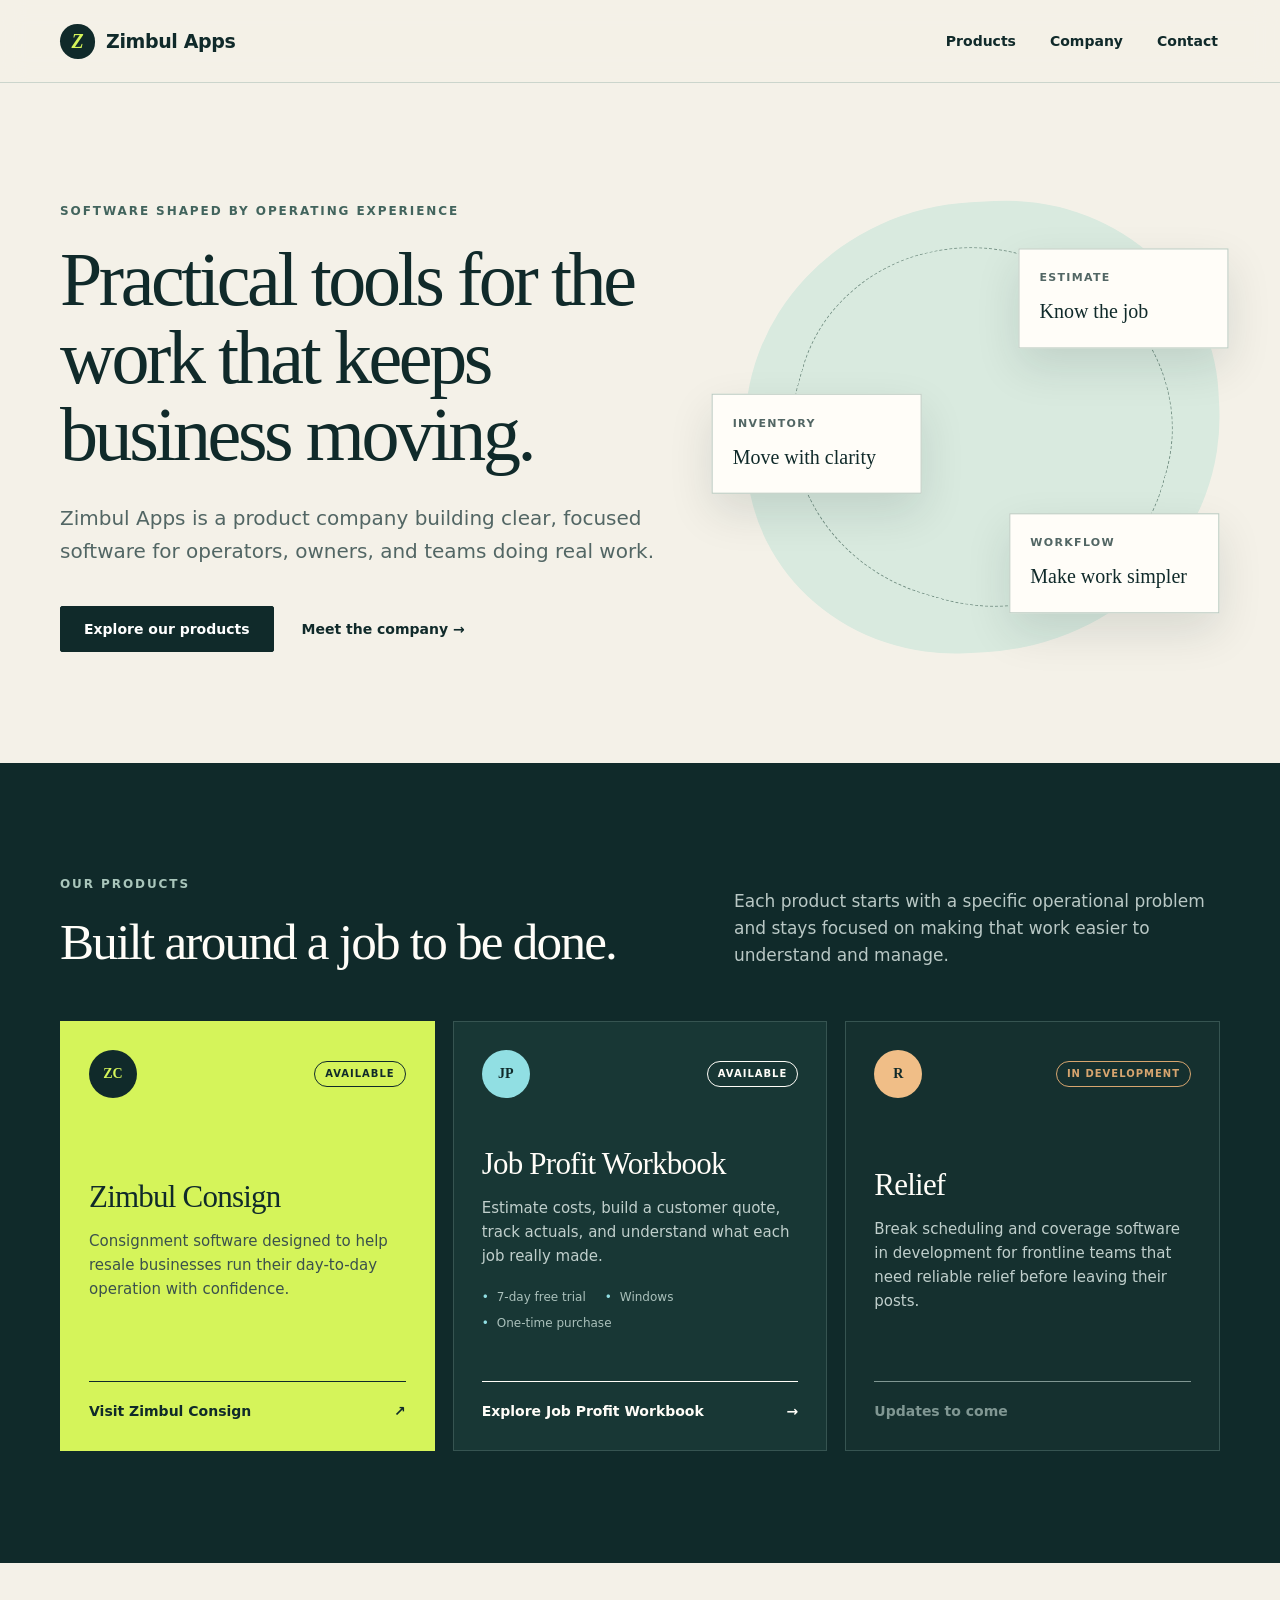
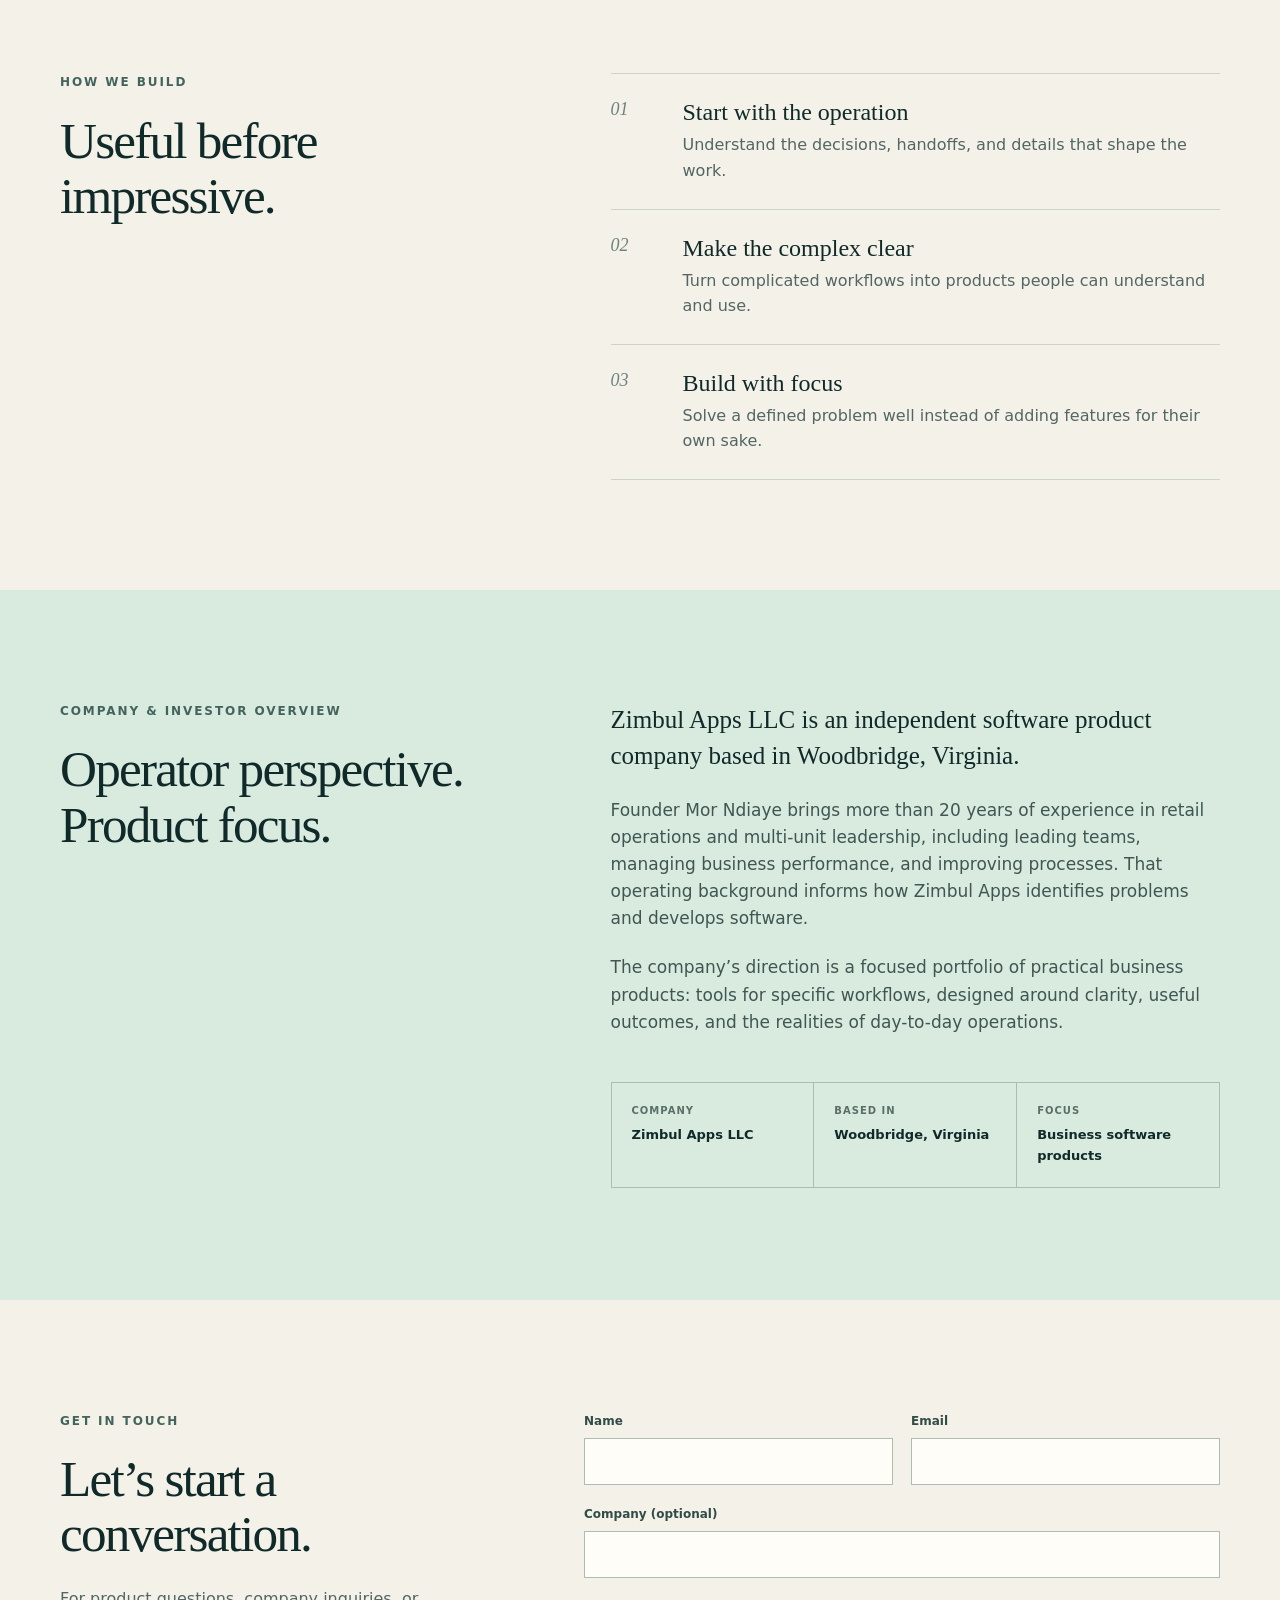
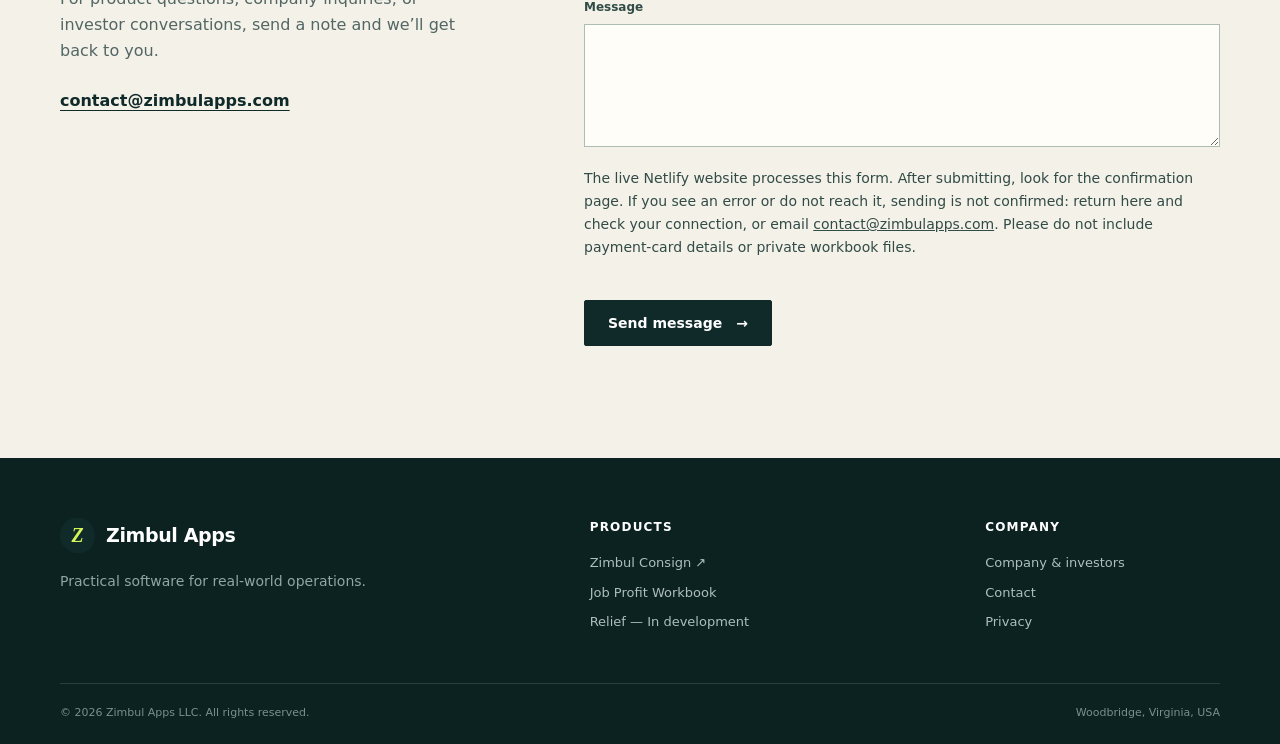
<file: index.html>
<!DOCTYPE html>
<html lang="en">
<head>
    <meta charset="UTF-8">
    <meta name="viewport" content="width=device-width, initial-scale=1.0">
    <title>Zimbul Apps LLC | Practical Software for Real-World Operations</title>
    <meta name="description" content="Zimbul Apps LLC builds focused software for real-world operators. Explore Zimbul Consign, Job Profit Workbook, and Relief.">
    <link rel="canonical" href="https://zimbulapps.com/">
    <link rel="stylesheet" href="styles.css">
    <script src="/contact.js" defer></script>
</head>
<body>
<a class="skip-link" href="#main">Skip to content</a>

<header class="site-header">
    <div class="container header-inner">
        <a class="logo" href="/" aria-label="Zimbul Apps home"><span class="logo-mark" aria-hidden="true">Z</span><span>Zimbul Apps</span></a>
        <nav class="primary-nav" aria-label="Primary navigation">
            <a href="#products">Products</a>
            <a href="#company">Company</a>
            <a href="#contact">Contact</a>
        </nav>
    </div>
</header>

<main id="main">
    <section class="hero">
        <div class="container hero-grid">
            <div class="hero-copy">
                <p class="eyebrow">Software shaped by operating experience</p>
                <h1>Practical tools for the work that keeps business moving.</h1>
                <p class="hero-lede">Zimbul Apps is a product company building clear, focused software for operators, owners, and teams doing real work.</p>
                <div class="hero-actions">
                    <a class="btn" href="#products">Explore our products</a>
                    <a class="text-link" href="#company">Meet the company <span aria-hidden="true">→</span></a>
                </div>
            </div>
            <div class="hero-visual" aria-hidden="true">
                <div class="signal-card signal-card-one"><span>Estimate</span><strong>Know the job</strong></div>
                <div class="signal-card signal-card-two"><span>Inventory</span><strong>Move with clarity</strong></div>
                <div class="signal-card signal-card-three"><span>Workflow</span><strong>Make work simpler</strong></div>
                <div class="orbit"></div>
            </div>
        </div>
    </section>

    <section class="product-section" id="products">
        <div class="container">
            <div class="section-heading">
                <div><p class="eyebrow">Our products</p><h2>Built around a job to be done.</h2></div>
                <p>Each product starts with a specific operational problem and stays focused on making that work easier to understand and manage.</p>
            </div>

            <div class="product-grid">
                <article class="product-card product-card-featured">
                    <div class="product-topline"><span class="product-icon" aria-hidden="true">ZC</span><span class="status status-live">Available</span></div>
                    <div>
                        <h3>Zimbul Consign</h3>
                        <p>Consignment software designed to help resale businesses run their day-to-day operation with confidence.</p>
                    </div>
                    <a class="card-link" href="https://zimbulconsign.com/">Visit Zimbul Consign <span aria-hidden="true">↗</span></a>
                </article>

                <article class="product-card">
                    <div class="product-topline"><span class="product-icon product-icon-cyan" aria-hidden="true">JP</span><span class="status status-live">Available</span></div>
                    <div>
                        <h3>Job Profit Workbook</h3>
                        <p>Estimate costs, build a customer quote, track actuals, and understand what each job really made.</p>
                        <ul class="product-meta"><li>7-day free trial</li><li>Windows</li><li>One-time purchase</li></ul>
                    </div>
                    <a class="card-link" href="/job-profit-workbook/">Explore Job Profit Workbook <span aria-hidden="true">→</span></a>
                </article>

                <article class="product-card product-card-development">
                    <div class="product-topline"><span class="product-icon product-icon-warm" aria-hidden="true">R</span><span class="status status-building">In development</span></div>
                    <div>
                        <h3>Relief</h3>
                        <p>Break scheduling and coverage software in development for frontline teams that need reliable relief before leaving their posts.</p>
                    </div>
                    <span class="card-link card-link-muted">Updates to come</span>
                </article>
            </div>
        </div>
    </section>

    <section class="principles-section" aria-labelledby="principles-title">
        <div class="container principles-grid">
            <div><p class="eyebrow">How we build</p><h2 id="principles-title">Useful before impressive.</h2></div>
            <div class="principles-list">
                <article><span>01</span><div><h3>Start with the operation</h3><p>Understand the decisions, handoffs, and details that shape the work.</p></div></article>
                <article><span>02</span><div><h3>Make the complex clear</h3><p>Turn complicated workflows into products people can understand and use.</p></div></article>
                <article><span>03</span><div><h3>Build with focus</h3><p>Solve a defined problem well instead of adding features for their own sake.</p></div></article>
            </div>
        </div>
    </section>

    <section class="company-section" id="company">
        <div class="container company-grid">
            <div class="company-intro"><p class="eyebrow">Company &amp; investor overview</p><h2>Operator perspective. Product focus.</h2></div>
            <div class="company-copy">
                <p class="lead">Zimbul Apps LLC is an independent software product company based in Woodbridge, Virginia.</p>
                <p>Founder Mor Ndiaye brings more than 20 years of experience in retail operations and multi-unit leadership, including leading teams, managing business performance, and improving processes. That operating background informs how Zimbul Apps identifies problems and develops software.</p>
                <p>The company’s direction is a focused portfolio of practical business products: tools for specific workflows, designed around clarity, useful outcomes, and the realities of day-to-day operations.</p>
                <div class="company-facts" aria-label="Company facts">
                    <div><span>Company</span><strong>Zimbul Apps LLC</strong></div>
                    <div><span>Based in</span><strong>Woodbridge, Virginia</strong></div>
                    <div><span>Focus</span><strong>Business software products</strong></div>
                </div>
            </div>
        </div>
    </section>

    <section class="contact-section" id="contact">
        <div class="container contact-grid">
            <div class="contact-copy">
                <p class="eyebrow">Get in touch</p>
                <h2>Let’s start a conversation.</h2>
                <p>For product questions, company inquiries, or investor conversations, send a note and we’ll get back to you.</p>
                <a class="email-link" href="mailto:contact@zimbulapps.com">contact@zimbulapps.com</a>
            </div>
            <form name="contact" method="POST" action="/contact/received/" data-netlify="true" class="contact-form" aria-describedby="contact-guidance contact-status">
                <input type="hidden" name="form-name" value="contact">
                <div class="field-row"><label>Name<input type="text" name="name" autocomplete="name" required></label><label>Email<input type="email" name="email" autocomplete="email" required></label></div>
                <label>Company (optional)<input type="text" name="company" autocomplete="organization"></label>
                <label>Message<textarea name="message" rows="5" required></textarea></label>
                <p id="contact-guidance" class="form-guidance">The live Netlify website processes this form. After submitting, look for the confirmation page. If you see an error or do not reach it, sending is not confirmed: return here and check your connection, or email <a href="mailto:contact@zimbulapps.com">contact@zimbulapps.com</a>. Please do not include payment-card details or private workbook files.</p>
                <p id="contact-status" class="form-status" role="status" aria-live="polite" aria-atomic="true"></p>
                <noscript><p class="form-guidance">JavaScript is off. This form can submit on the live Netlify site only; the Replit development preview cannot send messages. You can use the email link instead.</p></noscript>
                <button type="submit" class="btn">Send message <span aria-hidden="true">→</span></button>
            </form>
        </div>
    </section>
</main>

<footer>
    <div class="container footer-grid">
        <div><a class="logo" href="/"><span class="logo-mark" aria-hidden="true">Z</span><span>Zimbul Apps</span></a><p>Practical software for real-world operations.</p></div>
        <nav class="footer-products" aria-label="Products"><strong>Products</strong><a href="https://zimbulconsign.com/">Zimbul Consign ↗</a><a href="/job-profit-workbook/">Job Profit Workbook</a><span>Relief — In development</span></nav>
        <nav class="footer-links" aria-label="Company and legal"><strong>Company</strong><a href="#company">Company &amp; investors</a><a href="#contact">Contact</a><a href="/privacy/">Privacy</a></nav>
    </div>
    <div class="container footer-bottom"><p>© 2026 Zimbul Apps LLC. All rights reserved.</p><p>Woodbridge, Virginia, USA</p></div>
</footer>
</body>
</html>
</file>
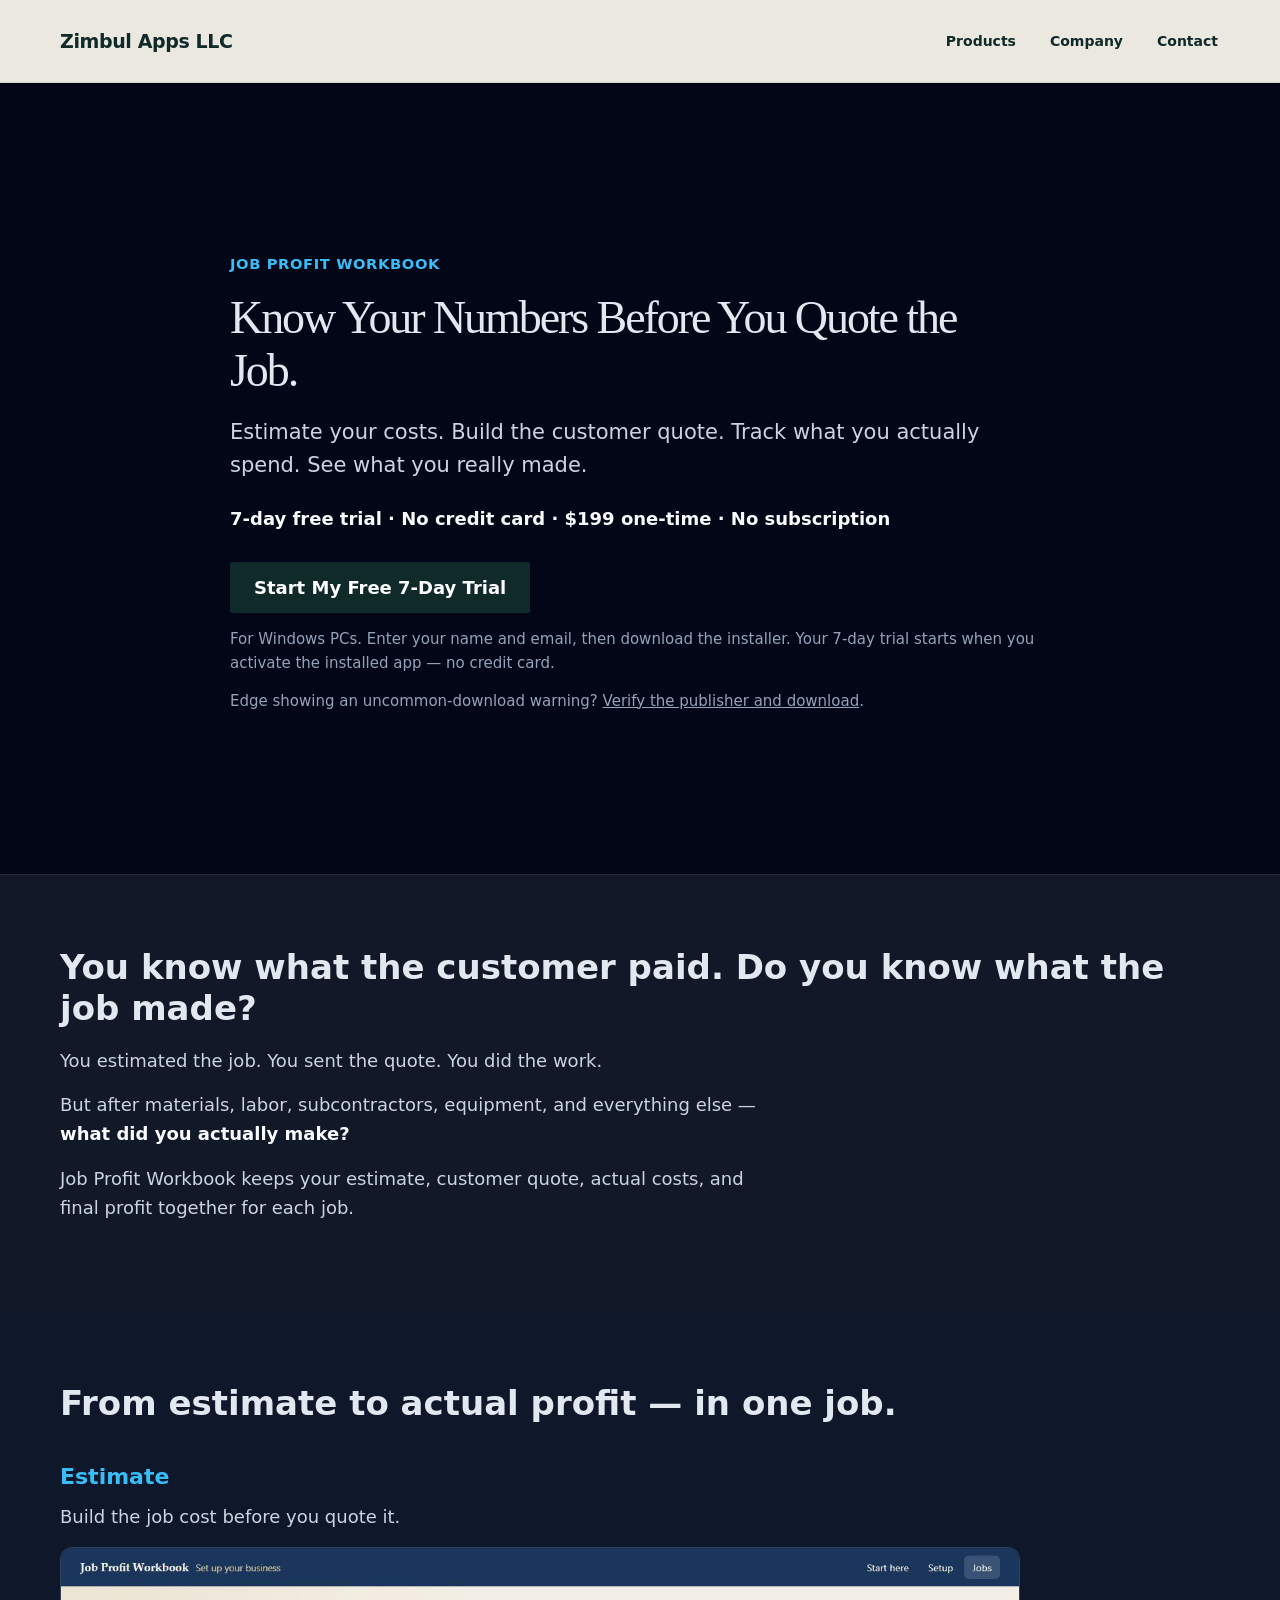
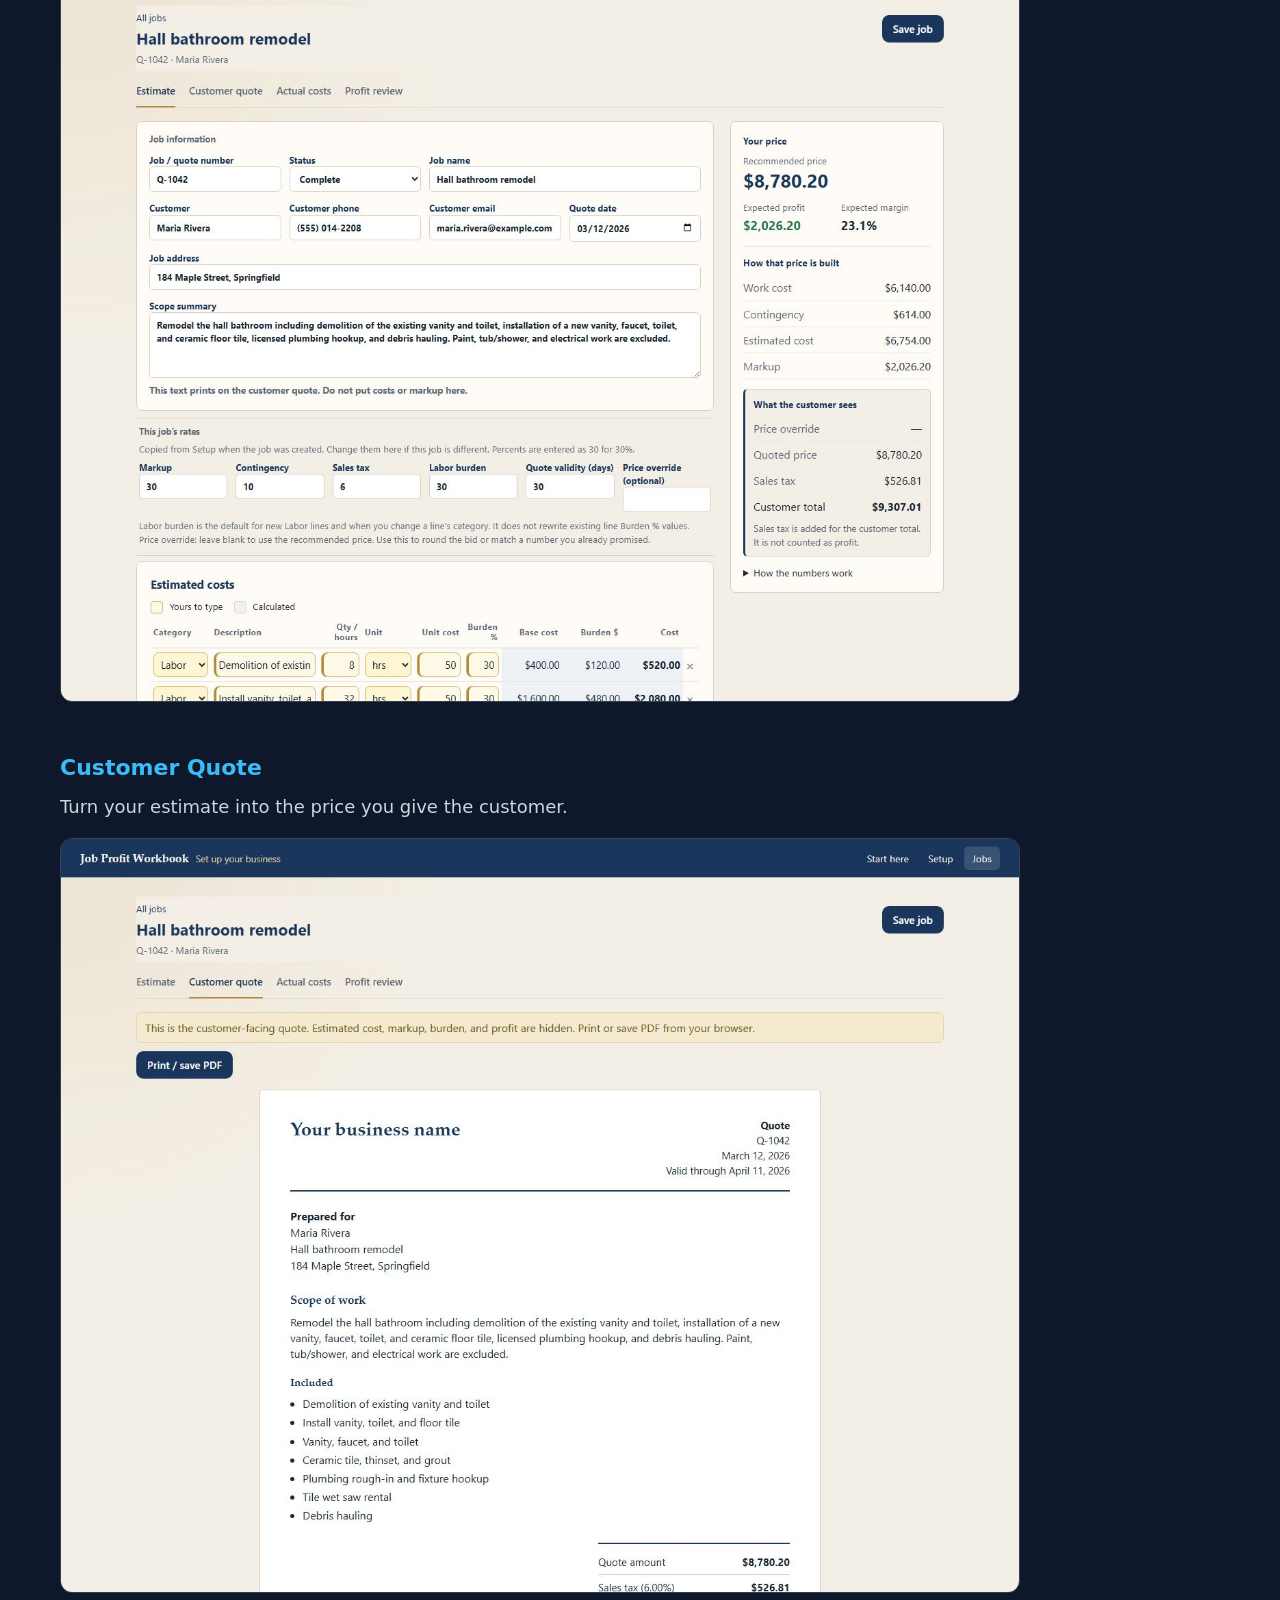
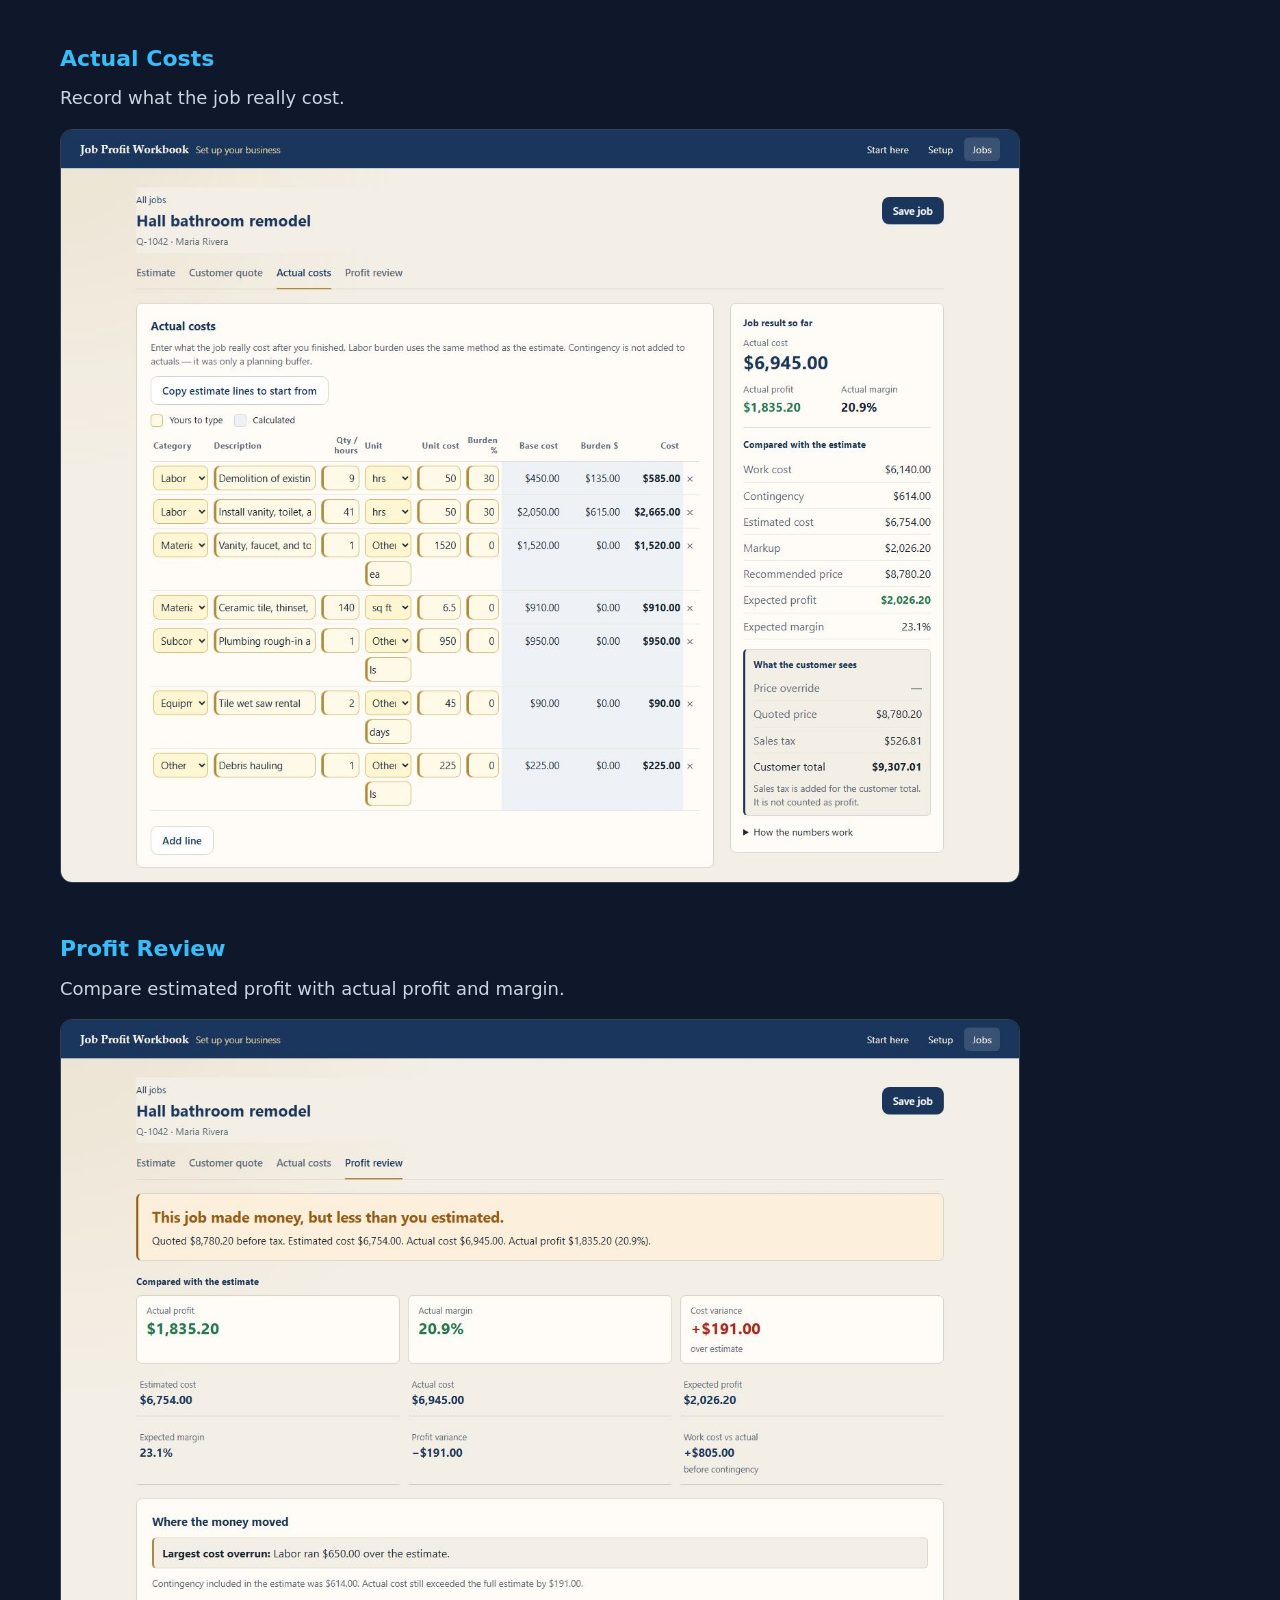
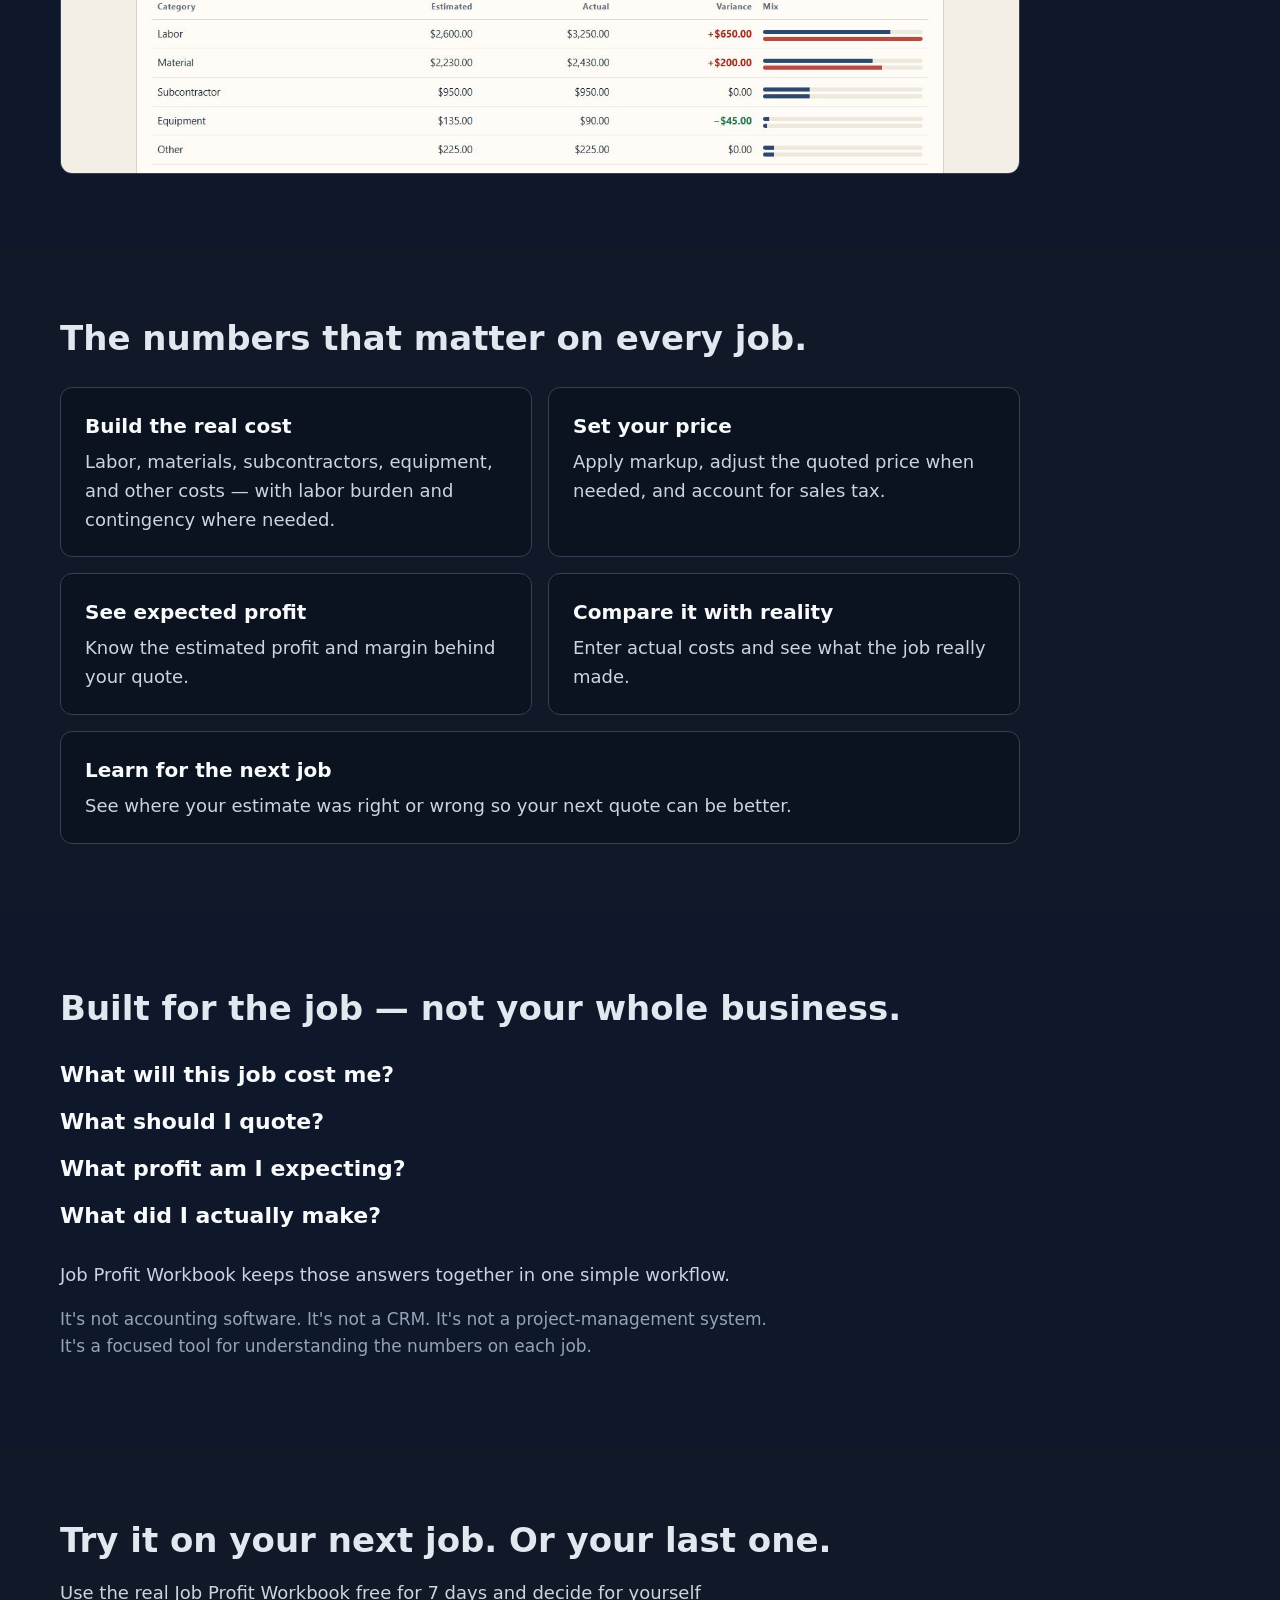
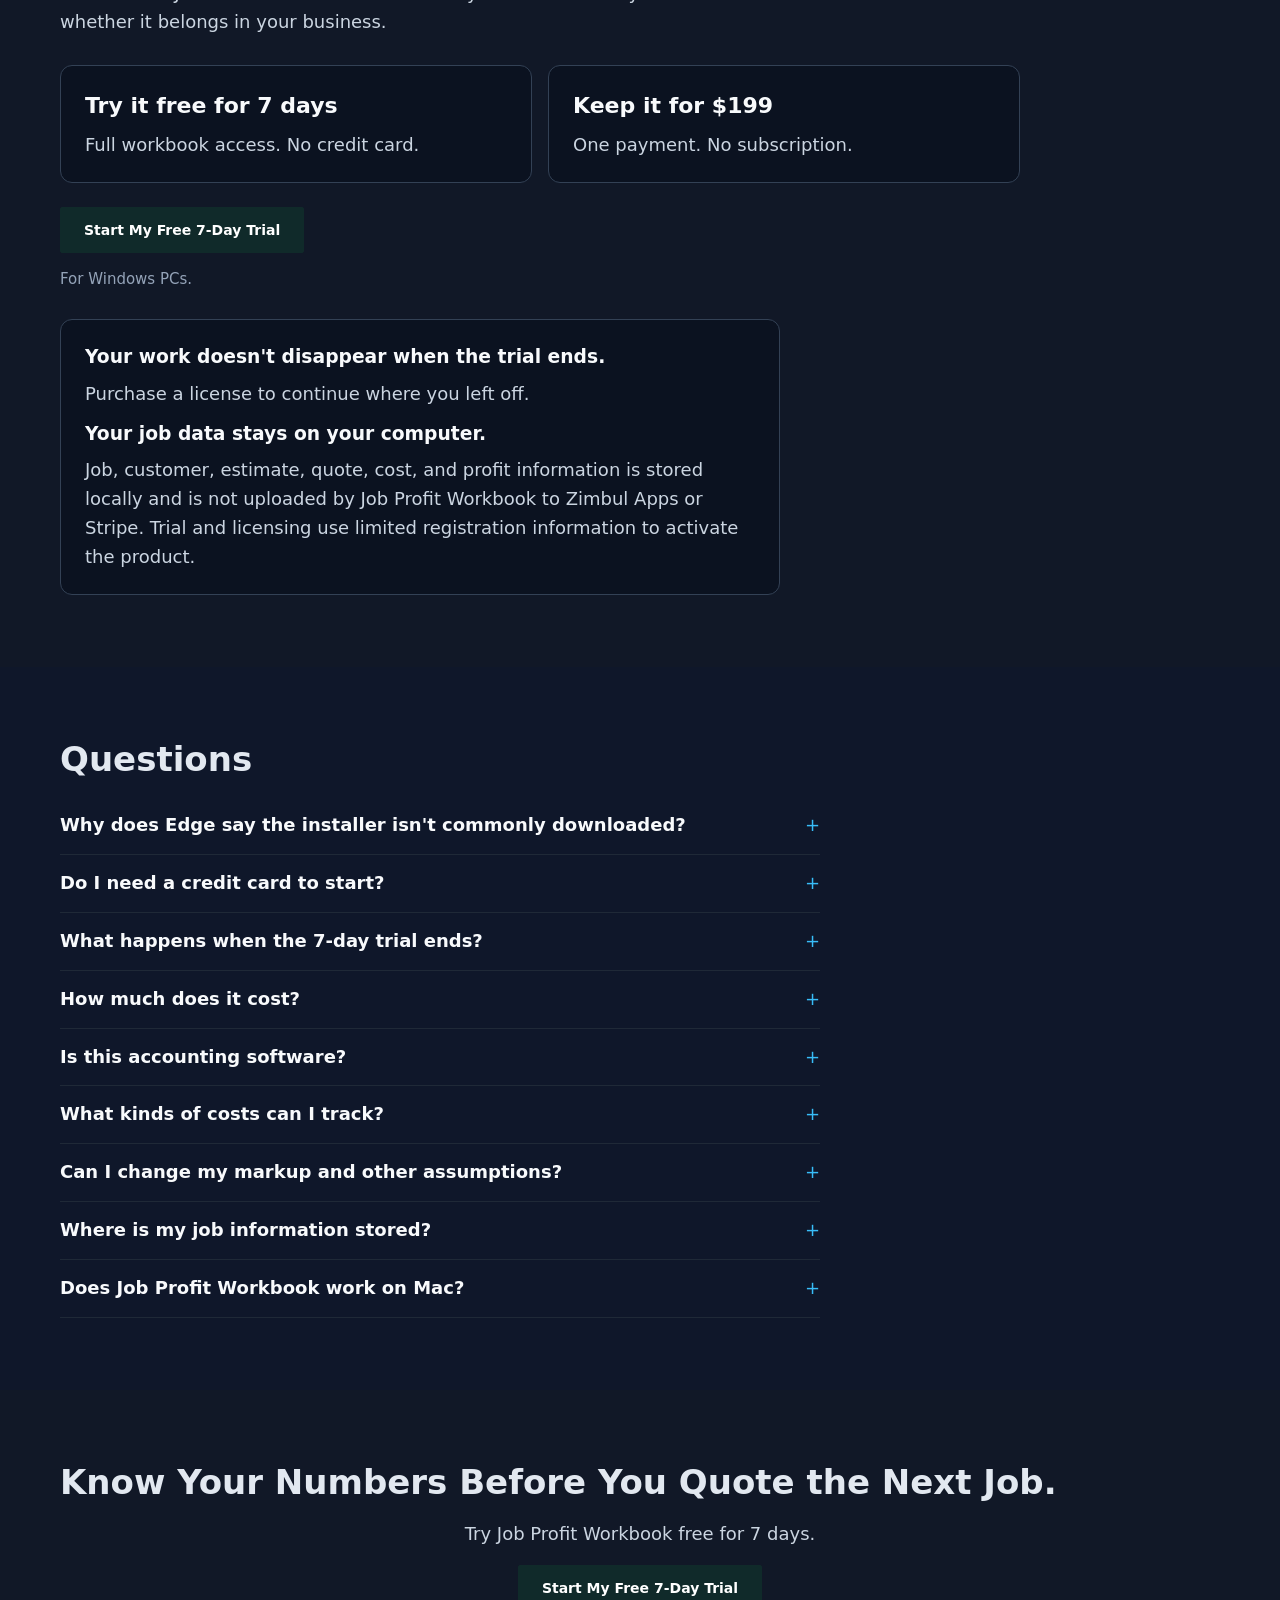
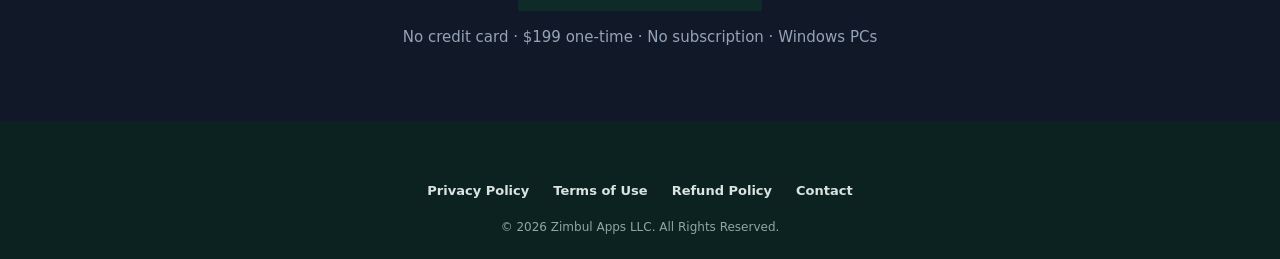
<file: job-profit-workbook/index.html>
<!DOCTYPE html>
<html lang="en">

<head>
    <meta charset="UTF-8">
    <meta name="viewport" content="width=device-width, initial-scale=1.0">
    <title>Job Profit Workbook | Know Your Numbers Before You Quote | Zimbul Apps</title>
    <meta name="description" content="Job Profit Workbook helps contractors estimate costs, build a customer quote, track actual costs, and see job profit. 7-day free trial on Windows. $199 one-time. No subscription.">
    <link rel="canonical" href="https://zimbulapps.com/job-profit-workbook/">
    <link rel="stylesheet" href="../styles.css">
    <link rel="stylesheet" href="product.css">
</head>

<body class="jpw-page">

<a class="jpw-skip" href="#main">Skip to content</a>

<header class="jpw-header">
    <div class="container">
        <a class="logo" href="/">Zimbul Apps LLC</a>

        <nav>
            <a href="/#products">Products</a>
            <a href="/#company">Company</a>
            <a href="/#contact">Contact</a>
        </nav>
    </div>
</header>

<main id="main">

<section class="hero jpw-hero">
    <div class="container">
        <p class="jpw-kicker">Job Profit Workbook</p>
        <h1>Know Your Numbers Before You Quote the Job.</h1>
        <p class="jpw-lede">Estimate your costs. Build the customer quote. Track what you actually spend. See what you really made.</p>
        <p class="jpw-offer-line"><strong>7-day free trial · No credit card · $199 one-time · No subscription</strong></p>
        <a class="btn" href="/job-profit-workbook/trial/">Start My Free 7-Day Trial</a>
        <span class="jpw-note">For Windows PCs. Enter your name and email, then download the installer. Your 7-day trial starts when you activate the installed app — no credit card.</span>
        <p class="jpw-note">Edge showing an uncommon-download warning? <a href="#download-help" onclick="document.getElementById('download-help').open = true">Verify the publisher and download</a>.</p>
    </div>
</section>

<section class="jpw-section jpw-problem jpw-muted">
    <div class="container">
        <h2>You know what the customer paid. Do you know what the job made?</h2>
        <p>You estimated the job. You sent the quote. You did the work.</p>
        <p>But after materials, labor, subcontractors, equipment, and everything else — <strong>what did you actually make?</strong></p>
        <p>Job Profit Workbook keeps your estimate, customer quote, actual costs, and final profit together for each job.</p>
    </div>
</section>

<section class="jpw-section" id="workflow">
    <div class="container">
        <h2>From estimate to actual profit — in one job.</h2>
        <div class="jpw-stages">
            <figure class="jpw-stage">
                <h3>Estimate</h3>
                <p>Build the job cost before you quote it.</p>
                <img class="jpw-shot" src="images/estimate.jpg" width="1400" height="1100" alt="Job Profit Workbook Estimate screen for the example hall bathroom remodel, showing job information, cost lines, recommended price, and expected profit.">
            </figure>
            <figure class="jpw-stage">
                <h3>Customer Quote</h3>
                <p>Turn your estimate into the price you give the customer.</p>
                <img class="jpw-shot" src="images/quote.jpg" width="1400" height="1100" alt="Job Profit Workbook Customer quote screen showing a customer-facing quote with scope, included work, quote amount, sales tax, and total. Estimated cost, markup, and profit are not shown.">
            </figure>
            <figure class="jpw-stage">
                <h3>Actual Costs</h3>
                <p>Record what the job really cost.</p>
                <img class="jpw-shot" src="images/actuals.jpg" width="1400" height="1100" alt="Job Profit Workbook Actual costs screen with labor, material, subcontractor, equipment, and other lines, plus actual cost, actual profit, and actual margin.">
            </figure>
            <figure class="jpw-stage">
                <h3>Profit Review</h3>
                <p>Compare estimated profit with actual profit and margin.</p>
                <img class="jpw-shot" src="images/review.jpg" width="1400" height="1100" alt="Job Profit Workbook Profit review screen comparing estimated and actual cost, profit, margin, and category variances for the example hall bathroom remodel.">
            </figure>
        </div>
    </div>
</section>

<section class="jpw-section jpw-muted">
    <div class="container">
        <h2>The numbers that matter on every job.</h2>
        <div class="jpw-points">
            <div class="jpw-point">
                <h3>Build the real cost</h3>
                <p>Labor, materials, subcontractors, equipment, and other costs — with labor burden and contingency where needed.</p>
            </div>
            <div class="jpw-point">
                <h3>Set your price</h3>
                <p>Apply markup, adjust the quoted price when needed, and account for sales tax.</p>
            </div>
            <div class="jpw-point">
                <h3>See expected profit</h3>
                <p>Know the estimated profit and margin behind your quote.</p>
            </div>
            <div class="jpw-point">
                <h3>Compare it with reality</h3>
                <p>Enter actual costs and see what the job really made.</p>
            </div>
            <div class="jpw-point jpw-point-span">
                <h3>Learn for the next job</h3>
                <p>See where your estimate was right or wrong so your next quote can be better.</p>
            </div>
        </div>
    </div>
</section>

<section class="jpw-section jpw-position">
    <div class="container">
        <h2>Built for the job — not your whole business.</h2>
        <div class="jpw-questions">
            <p>What will this job cost me?</p>
            <p>What should I quote?</p>
            <p>What profit am I expecting?</p>
            <p>What did I actually make?</p>
        </div>
        <p>Job Profit Workbook keeps those answers together in one simple workflow.</p>
        <p class="aside">It's not accounting software. It's not a CRM. It's not a project-management system. It's a focused tool for understanding the numbers on each job.</p>
    </div>
</section>

<section class="jpw-section jpw-muted" id="offer">
    <div class="container">
        <h2>Try it on your next job. Or your last one.</h2>
        <p>Use the real Job Profit Workbook free for 7 days and decide for yourself whether it belongs in your business.</p>
        <div class="jpw-offer-pair">
            <div class="jpw-offer-card">
                <h3>Try it free for 7 days</h3>
                <p>Full workbook access. No credit card.</p>
            </div>
            <div class="jpw-offer-card">
                <h3>Keep it for $199</h3>
                <p>One payment. No subscription.</p>
            </div>
        </div>
        <a class="btn" href="/job-profit-workbook/trial/">Start My Free 7-Day Trial</a>
        <span class="jpw-note">For Windows PCs.</span>
        <div class="jpw-keep">
            <h3>Your work doesn't disappear when the trial ends.</h3>
            <p>Purchase a license to continue where you left off.</p>
            <h3>Your job data stays on your computer.</h3>
            <p>Job, customer, estimate, quote, cost, and profit information is stored locally and is not uploaded by Job Profit Workbook to Zimbul Apps or Stripe. Trial and licensing use limited registration information to activate the product.</p>
        </div>
    </div>
</section>

<section class="jpw-section" id="faq">
    <div class="container">
        <h2>Questions</h2>
        <div class="jpw-faq">
            <details id="download-help">
                <summary>Why does Edge say the installer isn't commonly downloaded?</summary>
                <p>Microsoft Edge may show this message when a download has limited reputation, including for signed software. This warning alone does not establish whether a file is safe. Keep Microsoft Defender SmartScreen and your antivirus enabled.</p>
                <p>Download only from this official page. Before opening the installer, right-click the downloaded file, choose Properties, then Digital Signatures. Select the signature and view Details. Confirm Windows reports that the digital signature is OK and the signer is <strong>Zimbul Apps LLC</strong>. If the signature is missing, invalid, or shows a different publisher, stop and <a href="/#contact">contact us</a>.</p>
                <p>For an additional integrity check, open PowerShell and run the following command, adjusting the path if you saved the download elsewhere:</p>
                <pre style="white-space:pre-wrap;overflow-wrap:anywhere"><code>Get-FileHash "$env:USERPROFILE\Downloads\JobProfitWorkbookSetup.exe" -Algorithm SHA256</code></pre>
                <p>Expected SHA-256 for the current download:</p>
                <p><code style="overflow-wrap:anywhere">CC3F26687FF78F04E45A6D7D604C47437AD68DD722B574752D112CD1506A1837</code></p>
                <p>A matching checksum confirms the file matches this release; it is not a malware scan. If your browser or antivirus reports the file as malicious, stop and contact us. For an uncommon-download notice, proceed only after verifying the source and publisher and deciding you trust the download. Managed computers may require your IT team's approval.</p>
            </details>
            <details>
                <summary>Do I need a credit card to start?</summary>
                <p>No. You can use Job Profit Workbook free for 7 days without entering a credit card.</p>
            </details>
            <details>
                <summary>What happens when the 7-day trial ends?</summary>
                <p>Your work doesn't disappear. Your jobs remain stored on your computer. Purchase a license to continue where you left off.</p>
            </details>
            <details>
                <summary>How much does it cost?</summary>
                <p>$199 one-time. There is no monthly subscription.</p>
            </details>
            <details>
                <summary>Is this accounting software?</summary>
                <p>No. Job Profit Workbook is a focused job-profit tool for estimating costs, building a customer quote, recording actual costs, and reviewing the profit on individual jobs.</p>
            </details>
            <details>
                <summary>What kinds of costs can I track?</summary>
                <p>Labor, materials, subcontractors, equipment, and other job costs.</p>
            </details>
            <details>
                <summary>Can I change my markup and other assumptions?</summary>
                <p>Yes. You can set your markup, sales tax, contingency, and labor burden and adjust the quoted price when needed.</p>
            </details>
            <details>
                <summary>Where is my job information stored?</summary>
                <p>Your jobs and business setup are stored locally on your computer — not in the browser or in a Zimbul Apps cloud database. Job, customer, estimate, quote, cost, and profit information is not uploaded by Job Profit Workbook to Zimbul Apps or Stripe. Trial and licensing use limited registration information to activate the product. You can also create a backup to keep a separate copy or move your workbook to another computer.</p>
            </details>
            <details>
                <summary>Does Job Profit Workbook work on Mac?</summary>
                <p>Job Profit Workbook V1 is currently available for Windows PCs.</p>
            </details>
        </div>
    </div>
</section>

<section class="jpw-section jpw-muted jpw-final">
    <div class="container">
        <h2>Know Your Numbers Before You Quote the Next Job.</h2>
        <p>Try Job Profit Workbook free for 7 days.</p>
        <a class="btn" href="/job-profit-workbook/trial/">Start My Free 7-Day Trial</a>
        <span class="jpw-note">No credit card · $199 one-time · No subscription · Windows PCs</span>
    </div>
</section>

</main>

<footer>
    <div class="container">
        <nav class="site-legal-nav" aria-label="Legal">
            <a href="/privacy/">Privacy Policy</a>
            <a href="/terms/">Terms of Use</a>
            <a href="/refund-policy/">Refund Policy</a>
            <a href="/#contact">Contact</a>
        </nav>
        <p>© 2026 Zimbul Apps LLC. All Rights Reserved.</p>
    </div>
</footer>

</body>

</html>
</file>
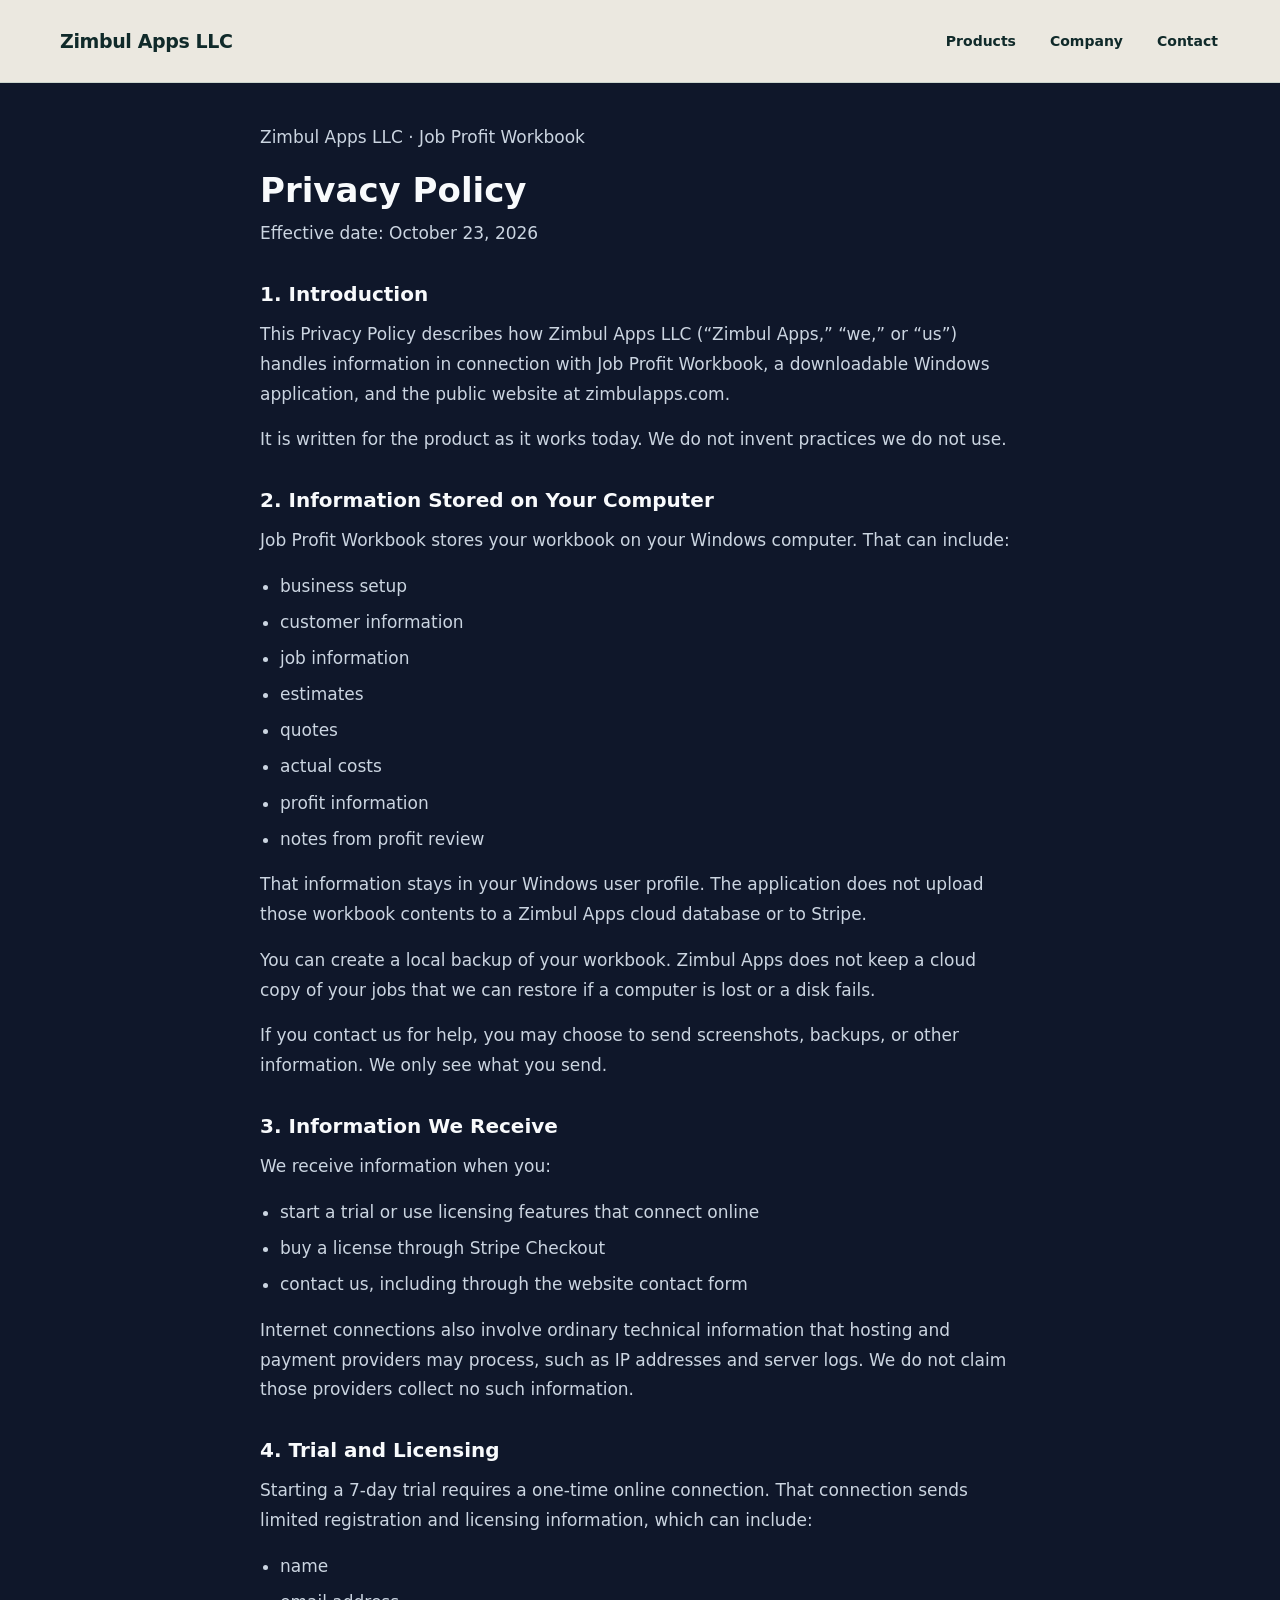
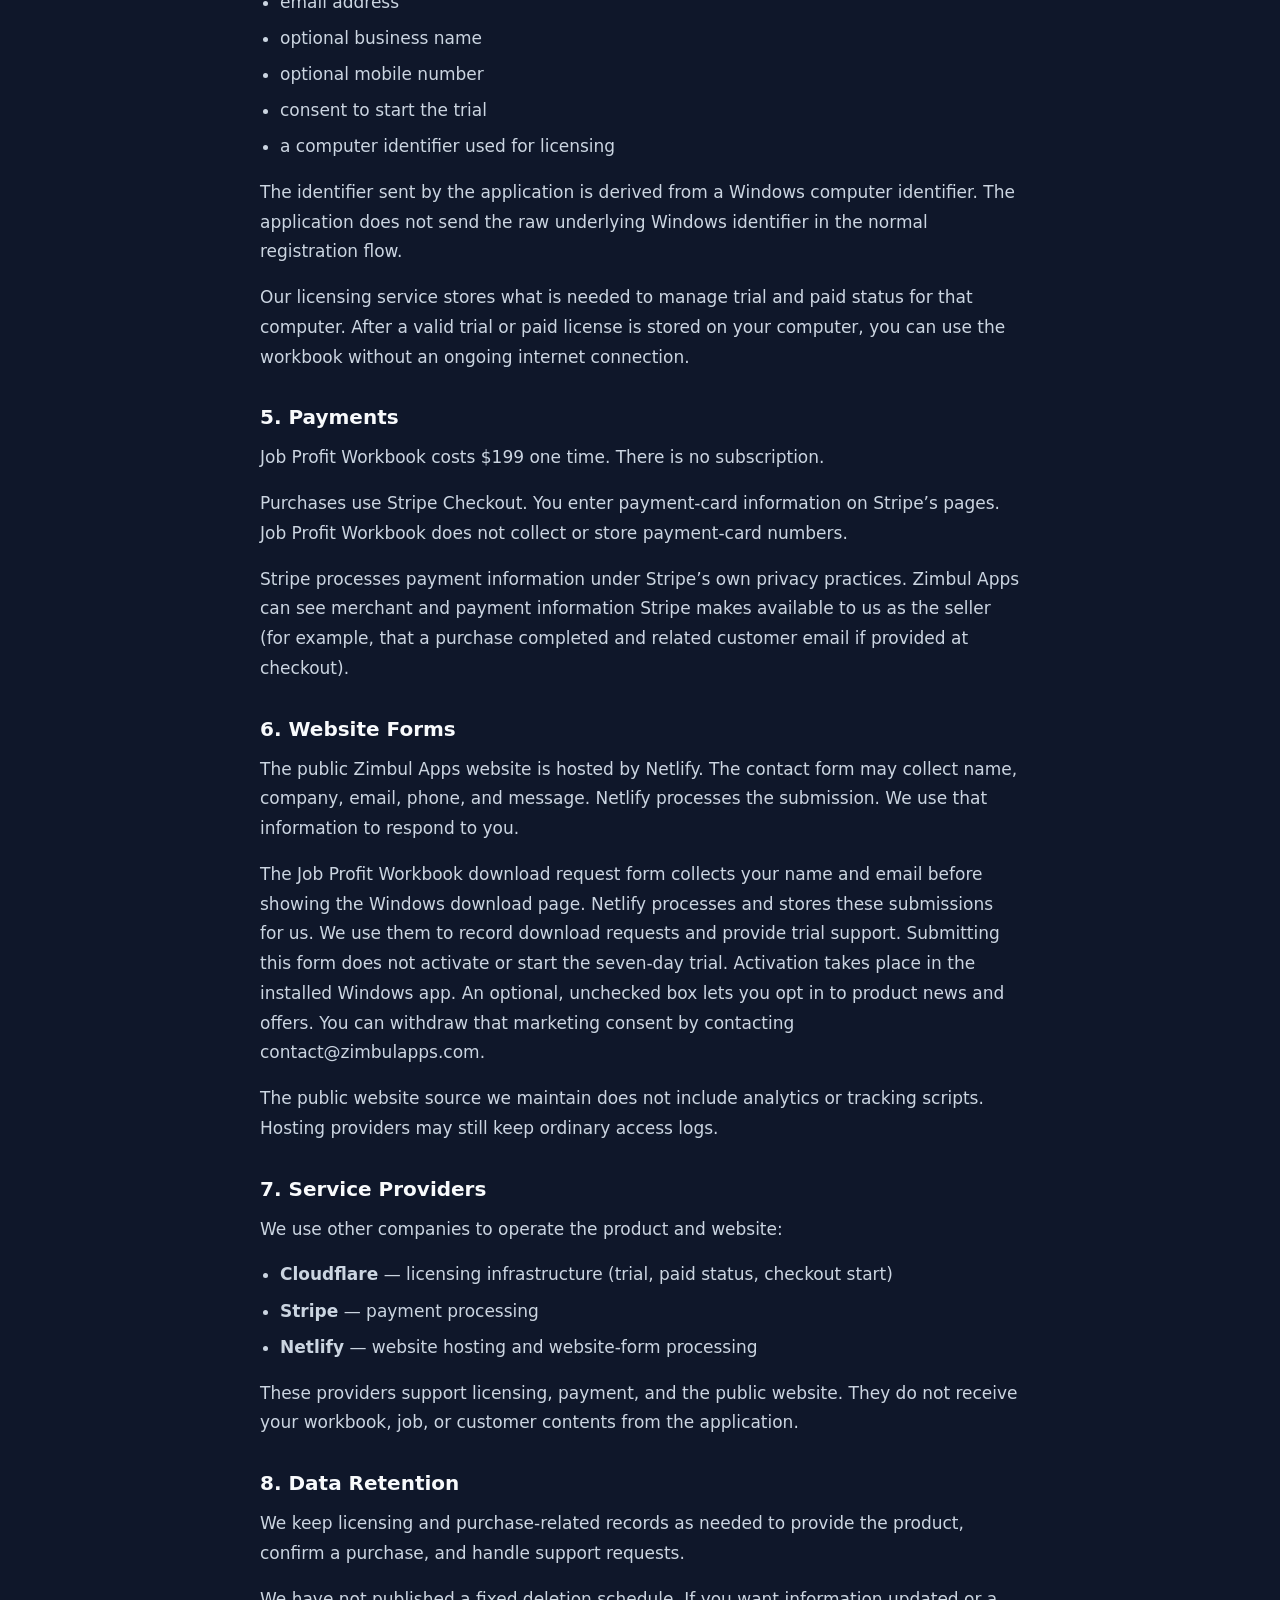
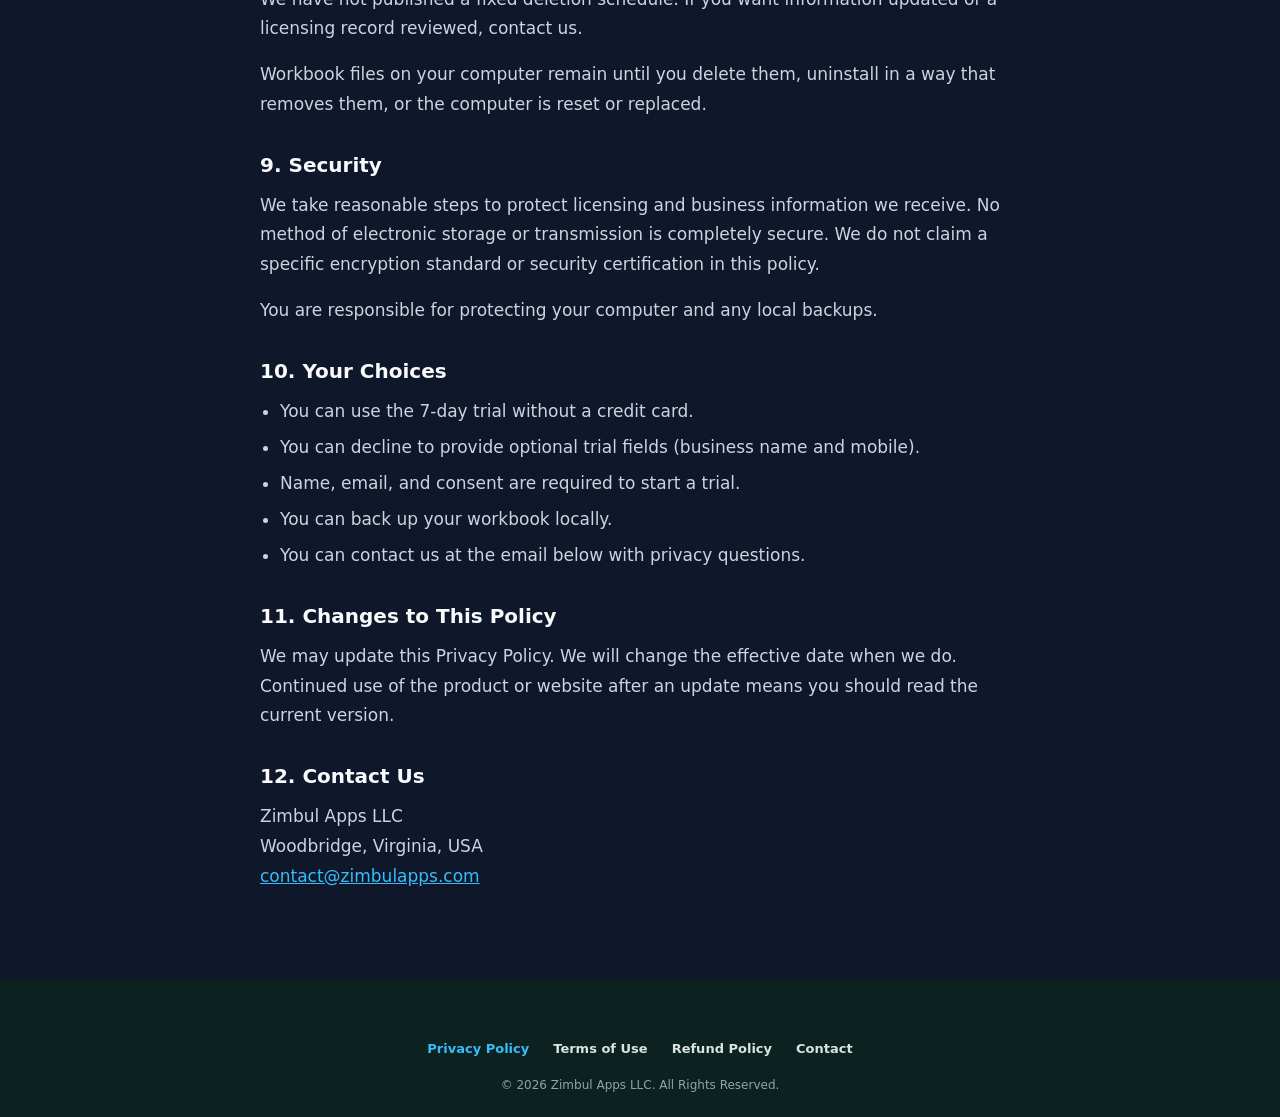
<file: privacy/index.html>
<!DOCTYPE html>
<html lang="en">

<head>
    <meta charset="UTF-8">
    <meta name="viewport" content="width=device-width, initial-scale=1.0">
    <title>Privacy Policy | Zimbul Apps LLC</title>
    <meta name="description" content="Privacy Policy for Job Profit Workbook and the Zimbul Apps website. How we handle trial, licensing, payment, and contact information.">
    <link rel="canonical" href="https://zimbulapps.com/privacy/">
    <link rel="stylesheet" href="../styles.css">
    <link rel="stylesheet" href="../legal.css">
</head>

<body class="legal-page">

<a class="legal-skip" href="#main">Skip to content</a>

<header>
    <div class="container">
        <a class="logo" href="/">Zimbul Apps LLC</a>

        <nav>
            <a href="/#products">Products</a>
            <a href="/#company">Company</a>
            <a href="/#contact">Contact</a>
        </nav>
    </div>
</header>

<main id="main" class="legal-main">
    <article class="legal-doc container">
        <p class="legal-kicker">Zimbul Apps LLC · Job Profit Workbook</p>
        <h1>Privacy Policy</h1>
        <p class="legal-effective">Effective date: October 23, 2026</p>

        <h2>1. Introduction</h2>
        <p>This Privacy Policy describes how Zimbul Apps LLC (“Zimbul Apps,” “we,” or “us”) handles information in connection with Job Profit Workbook, a downloadable Windows application, and the public website at zimbulapps.com.</p>
        <p>It is written for the product as it works today. We do not invent practices we do not use.</p>

        <h2>2. Information Stored on Your Computer</h2>
        <p>Job Profit Workbook stores your workbook on your Windows computer. That can include:</p>
        <ul>
            <li>business setup</li>
            <li>customer information</li>
            <li>job information</li>
            <li>estimates</li>
            <li>quotes</li>
            <li>actual costs</li>
            <li>profit information</li>
            <li>notes from profit review</li>
        </ul>
        <p>That information stays in your Windows user profile. The application does not upload those workbook contents to a Zimbul Apps cloud database or to Stripe.</p>
        <p>You can create a local backup of your workbook. Zimbul Apps does not keep a cloud copy of your jobs that we can restore if a computer is lost or a disk fails.</p>
        <p>If you contact us for help, you may choose to send screenshots, backups, or other information. We only see what you send.</p>

        <h2>3. Information We Receive</h2>
        <p>We receive information when you:</p>
        <ul>
            <li>start a trial or use licensing features that connect online</li>
            <li>buy a license through Stripe Checkout</li>
            <li>contact us, including through the website contact form</li>
        </ul>
        <p>Internet connections also involve ordinary technical information that hosting and payment providers may process, such as IP addresses and server logs. We do not claim those providers collect no such information.</p>

        <h2>4. Trial and Licensing</h2>
        <p>Starting a 7-day trial requires a one-time online connection. That connection sends limited registration and licensing information, which can include:</p>
        <ul>
            <li>name</li>
            <li>email address</li>
            <li>optional business name</li>
            <li>optional mobile number</li>
            <li>consent to start the trial</li>
            <li>a computer identifier used for licensing</li>
        </ul>
        <p>The identifier sent by the application is derived from a Windows computer identifier. The application does not send the raw underlying Windows identifier in the normal registration flow.</p>
        <p>Our licensing service stores what is needed to manage trial and paid status for that computer. After a valid trial or paid license is stored on your computer, you can use the workbook without an ongoing internet connection.</p>

        <h2>5. Payments</h2>
        <p>Job Profit Workbook costs $199 one time. There is no subscription.</p>
        <p>Purchases use Stripe Checkout. You enter payment-card information on Stripe’s pages. Job Profit Workbook does not collect or store payment-card numbers.</p>
        <p>Stripe processes payment information under Stripe’s own privacy practices. Zimbul Apps can see merchant and payment information Stripe makes available to us as the seller (for example, that a purchase completed and related customer email if provided at checkout).</p>

        <h2>6. Website Forms</h2>
        <p>The public Zimbul Apps website is hosted by Netlify. The contact form may collect name, company, email, phone, and message. Netlify processes the submission. We use that information to respond to you.</p>
        <p>The Job Profit Workbook download request form collects your name and email before showing the Windows download page. Netlify processes and stores these submissions for us. We use them to record download requests and provide trial support. Submitting this form does not activate or start the seven-day trial. Activation takes place in the installed Windows app. An optional, unchecked box lets you opt in to product news and offers. You can withdraw that marketing consent by contacting contact@zimbulapps.com.</p>
        <p>The public website source we maintain does not include analytics or tracking scripts. Hosting providers may still keep ordinary access logs.</p>

        <h2>7. Service Providers</h2>
        <p>We use other companies to operate the product and website:</p>
        <ul>
            <li><strong>Cloudflare</strong> — licensing infrastructure (trial, paid status, checkout start)</li>
            <li><strong>Stripe</strong> — payment processing</li>
            <li><strong>Netlify</strong> — website hosting and website-form processing</li>
        </ul>
        <p>These providers support licensing, payment, and the public website. They do not receive your workbook, job, or customer contents from the application.</p>

        <h2>8. Data Retention</h2>
        <p>We keep licensing and purchase-related records as needed to provide the product, confirm a purchase, and handle support requests.</p>
        <p>We have not published a fixed deletion schedule. If you want information updated or a licensing record reviewed, contact us.</p>
        <p>Workbook files on your computer remain until you delete them, uninstall in a way that removes them, or the computer is reset or replaced.</p>

        <h2>9. Security</h2>
        <p>We take reasonable steps to protect licensing and business information we receive. No method of electronic storage or transmission is completely secure. We do not claim a specific encryption standard or security certification in this policy.</p>
        <p>You are responsible for protecting your computer and any local backups.</p>

        <h2>10. Your Choices</h2>
        <ul>
            <li>You can use the 7-day trial without a credit card.</li>
            <li>You can decline to provide optional trial fields (business name and mobile).</li>
            <li>Name, email, and consent are required to start a trial.</li>
            <li>You can back up your workbook locally.</li>
            <li>You can contact us at the email below with privacy questions.</li>
        </ul>

        <h2>11. Changes to This Policy</h2>
        <p>We may update this Privacy Policy. We will change the effective date when we do. Continued use of the product or website after an update means you should read the current version.</p>

        <h2>12. Contact Us</h2>
        <p>Zimbul Apps LLC<br>
        Woodbridge, Virginia, USA<br>
        <a href="mailto:contact@zimbulapps.com">contact@zimbulapps.com</a></p>
    </article>
</main>

<footer>
    <div class="container">
        <nav class="site-legal-nav" aria-label="Legal">
            <a href="/privacy/" aria-current="page">Privacy Policy</a>
            <a href="/terms/">Terms of Use</a>
            <a href="/refund-policy/">Refund Policy</a>
            <a href="/#contact">Contact</a>
        </nav>
        <p>© 2026 Zimbul Apps LLC. All Rights Reserved.</p>
    </div>
</footer>

</body>

</html>
</file>
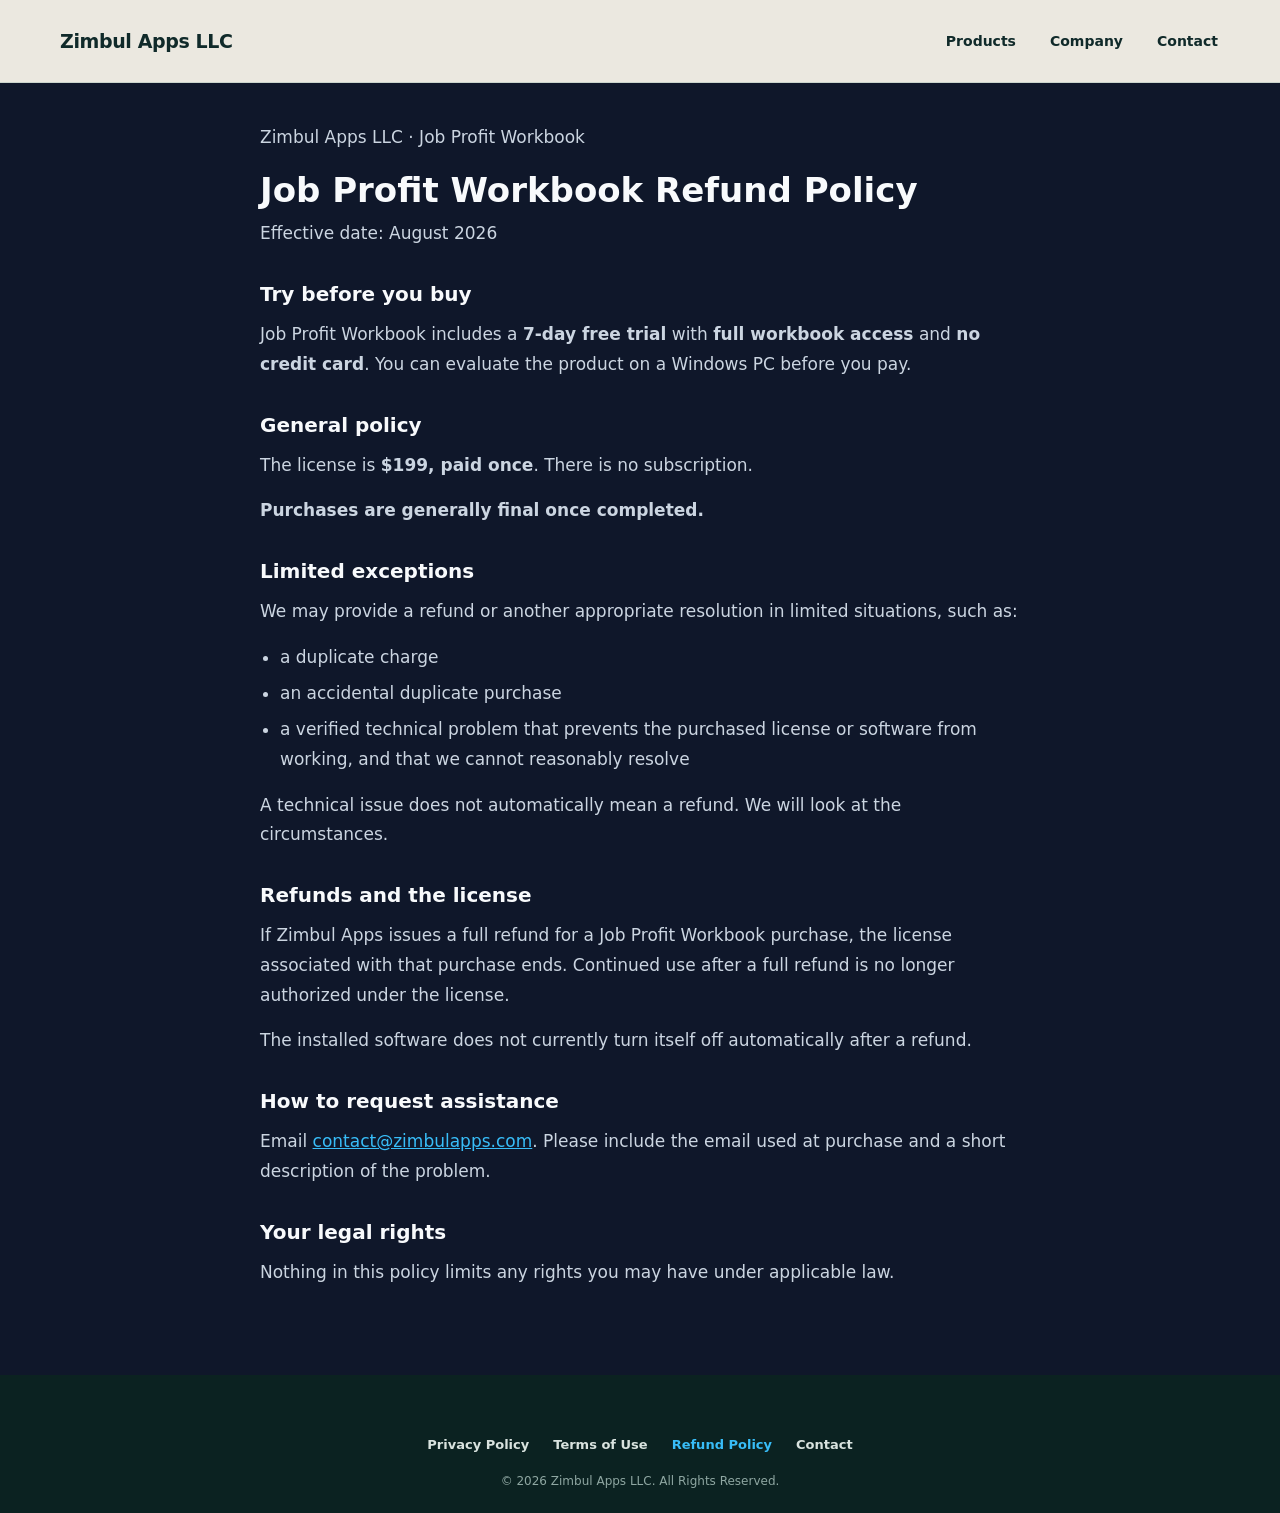
<file: refund-policy/index.html>
<!DOCTYPE html>
<html lang="en">

<head>
    <meta charset="UTF-8">
    <meta name="viewport" content="width=device-width, initial-scale=1.0">
    <title>Job Profit Workbook Refund Policy | Zimbul Apps LLC</title>
    <meta name="description" content="Refund Policy for Job Profit Workbook from Zimbul Apps LLC. 7-day free trial, generally final purchases, and limited exceptions.">
    <link rel="canonical" href="https://zimbulapps.com/refund-policy/">
    <link rel="stylesheet" href="../styles.css">
    <link rel="stylesheet" href="../legal.css">
</head>

<body class="legal-page">

<a class="legal-skip" href="#main">Skip to content</a>

<header>
    <div class="container">
        <a class="logo" href="/">Zimbul Apps LLC</a>

        <nav>
            <a href="/#products">Products</a>
            <a href="/#company">Company</a>
            <a href="/#contact">Contact</a>
        </nav>
    </div>
</header>

<main id="main" class="legal-main">
    <article class="legal-doc container">
        <p class="legal-kicker">Zimbul Apps LLC · Job Profit Workbook</p>
        <h1>Job Profit Workbook Refund Policy</h1>
        <p class="legal-effective">Effective date: August 2026</p>

        <h2>Try before you buy</h2>
        <p>Job Profit Workbook includes a <strong>7-day free trial</strong> with <strong>full workbook access</strong> and <strong>no credit card</strong>. You can evaluate the product on a Windows PC before you pay.</p>

        <h2>General policy</h2>
        <p>The license is <strong>$199, paid once</strong>. There is no subscription.</p>
        <p><strong>Purchases are generally final once completed.</strong></p>

        <h2>Limited exceptions</h2>
        <p>We may provide a refund or another appropriate resolution in limited situations, such as:</p>
        <ul>
            <li>a duplicate charge</li>
            <li>an accidental duplicate purchase</li>
            <li>a verified technical problem that prevents the purchased license or software from working, and that we cannot reasonably resolve</li>
        </ul>
        <p>A technical issue does not automatically mean a refund. We will look at the circumstances.</p>

        <h2>Refunds and the license</h2>
        <p>If Zimbul Apps issues a full refund for a Job Profit Workbook purchase, the license associated with that purchase ends. Continued use after a full refund is no longer authorized under the license.</p>
        <p>The installed software does not currently turn itself off automatically after a refund.</p>

        <h2>How to request assistance</h2>
        <p>Email <a href="mailto:contact@zimbulapps.com">contact@zimbulapps.com</a>. Please include the email used at purchase and a short description of the problem.</p>

        <h2>Your legal rights</h2>
        <p>Nothing in this policy limits any rights you may have under applicable law.</p>
    </article>
</main>

<footer>
    <div class="container">
        <nav class="site-legal-nav" aria-label="Legal">
            <a href="/privacy/">Privacy Policy</a>
            <a href="/terms/">Terms of Use</a>
            <a href="/refund-policy/" aria-current="page">Refund Policy</a>
            <a href="/#contact">Contact</a>
        </nav>
        <p>© 2026 Zimbul Apps LLC. All Rights Reserved.</p>
    </div>
</footer>

</body>

</html>
</file>
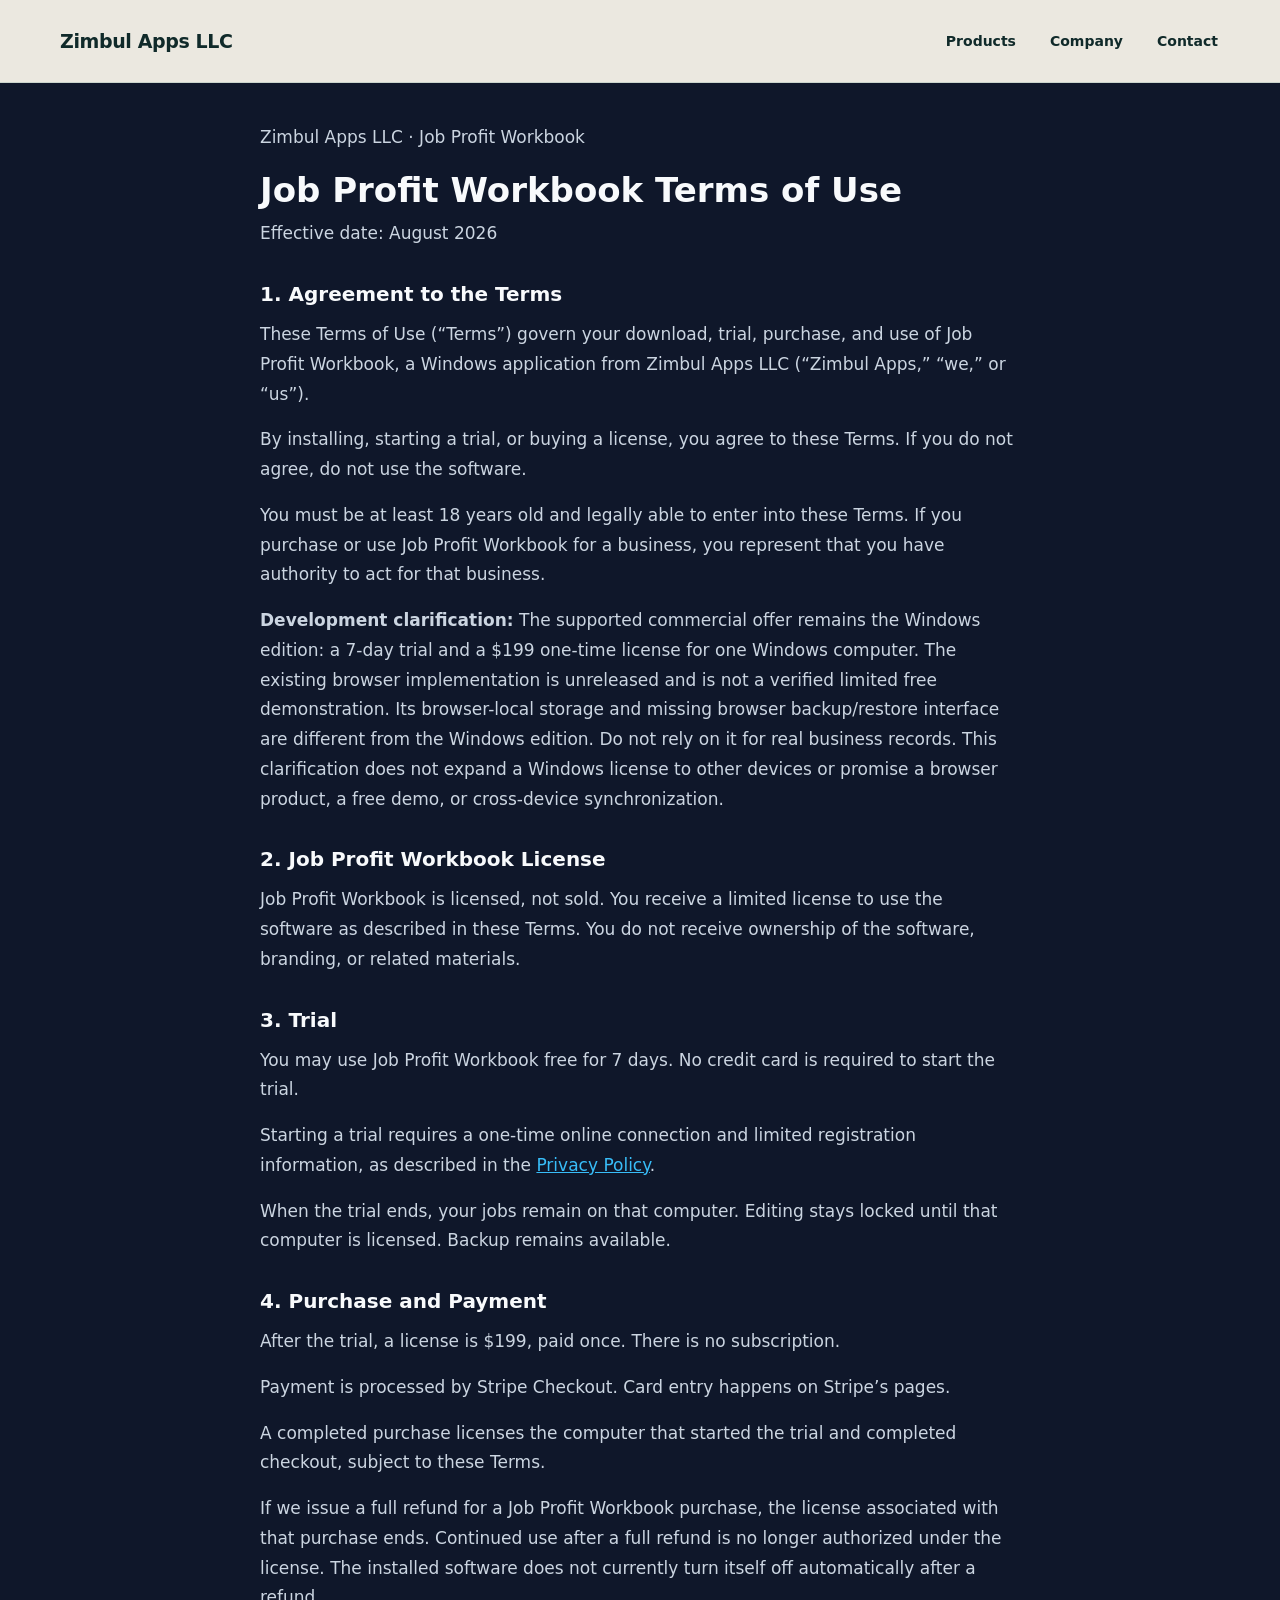
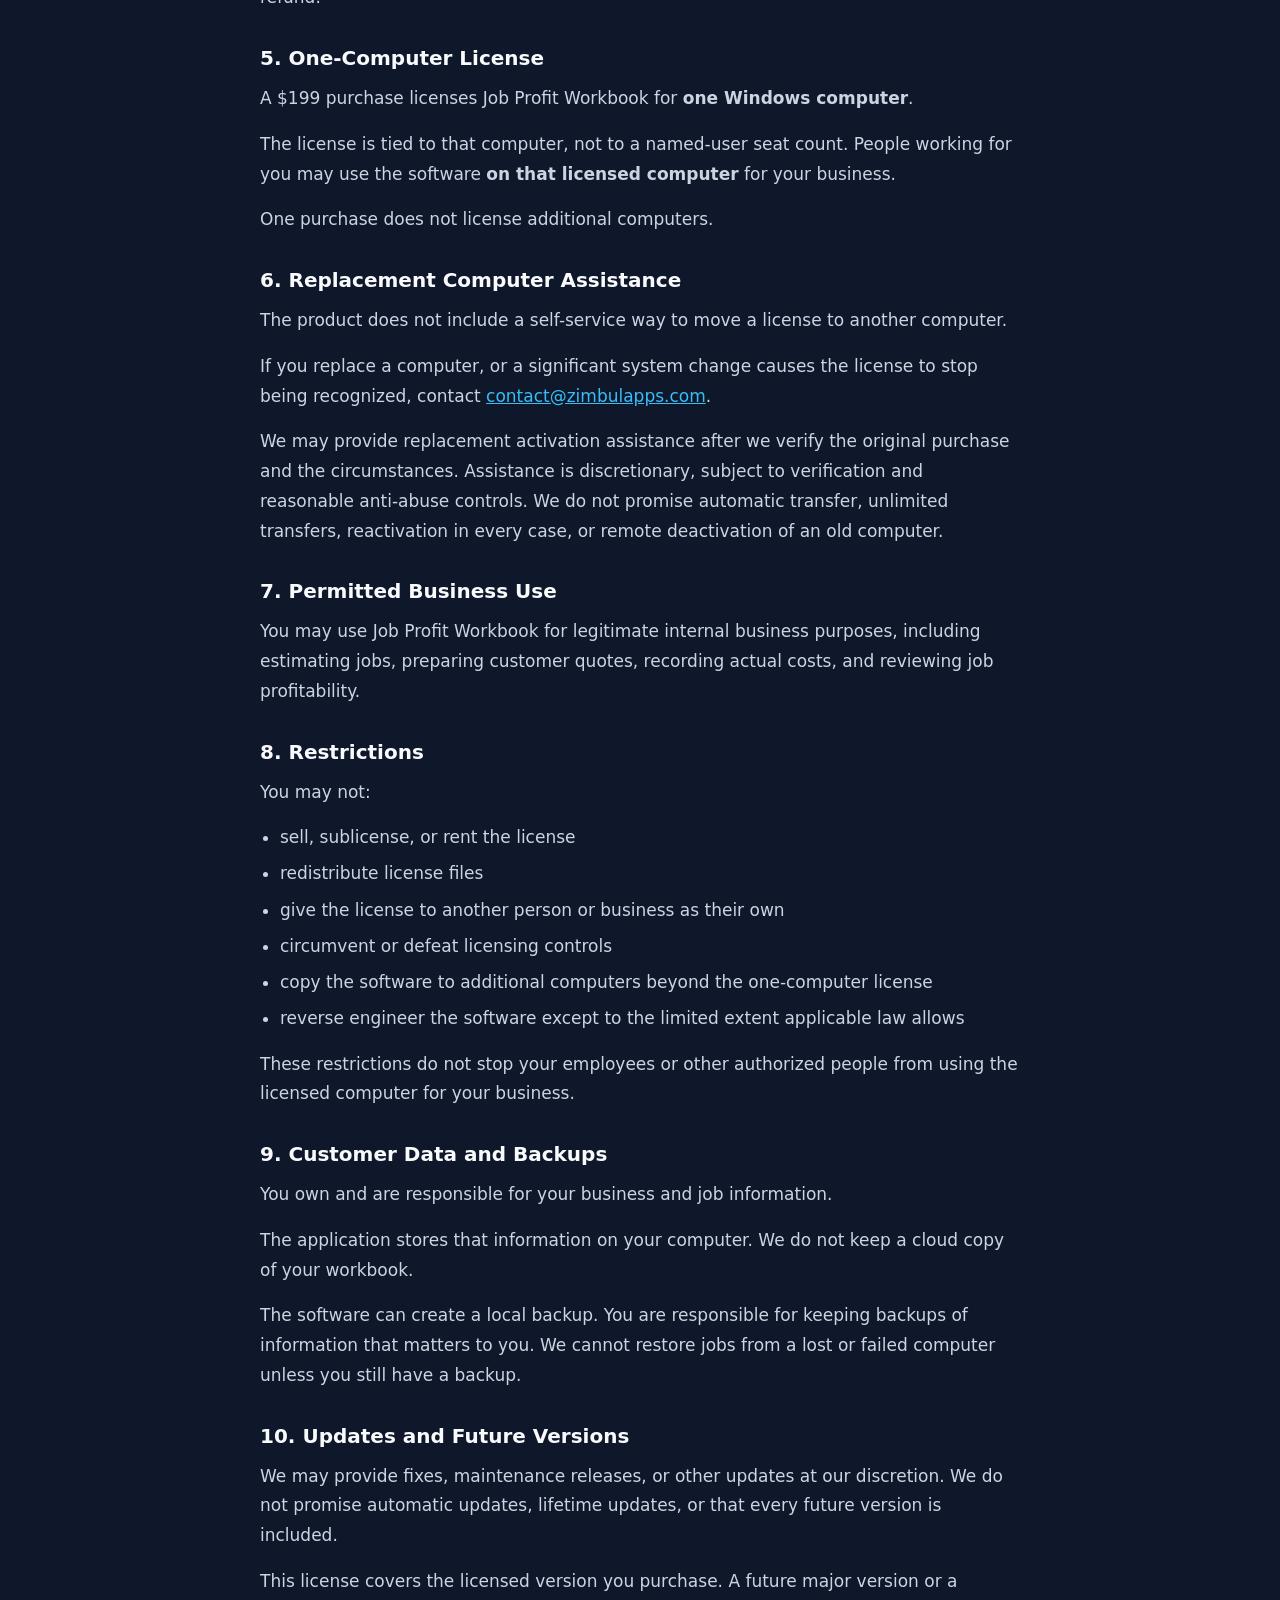
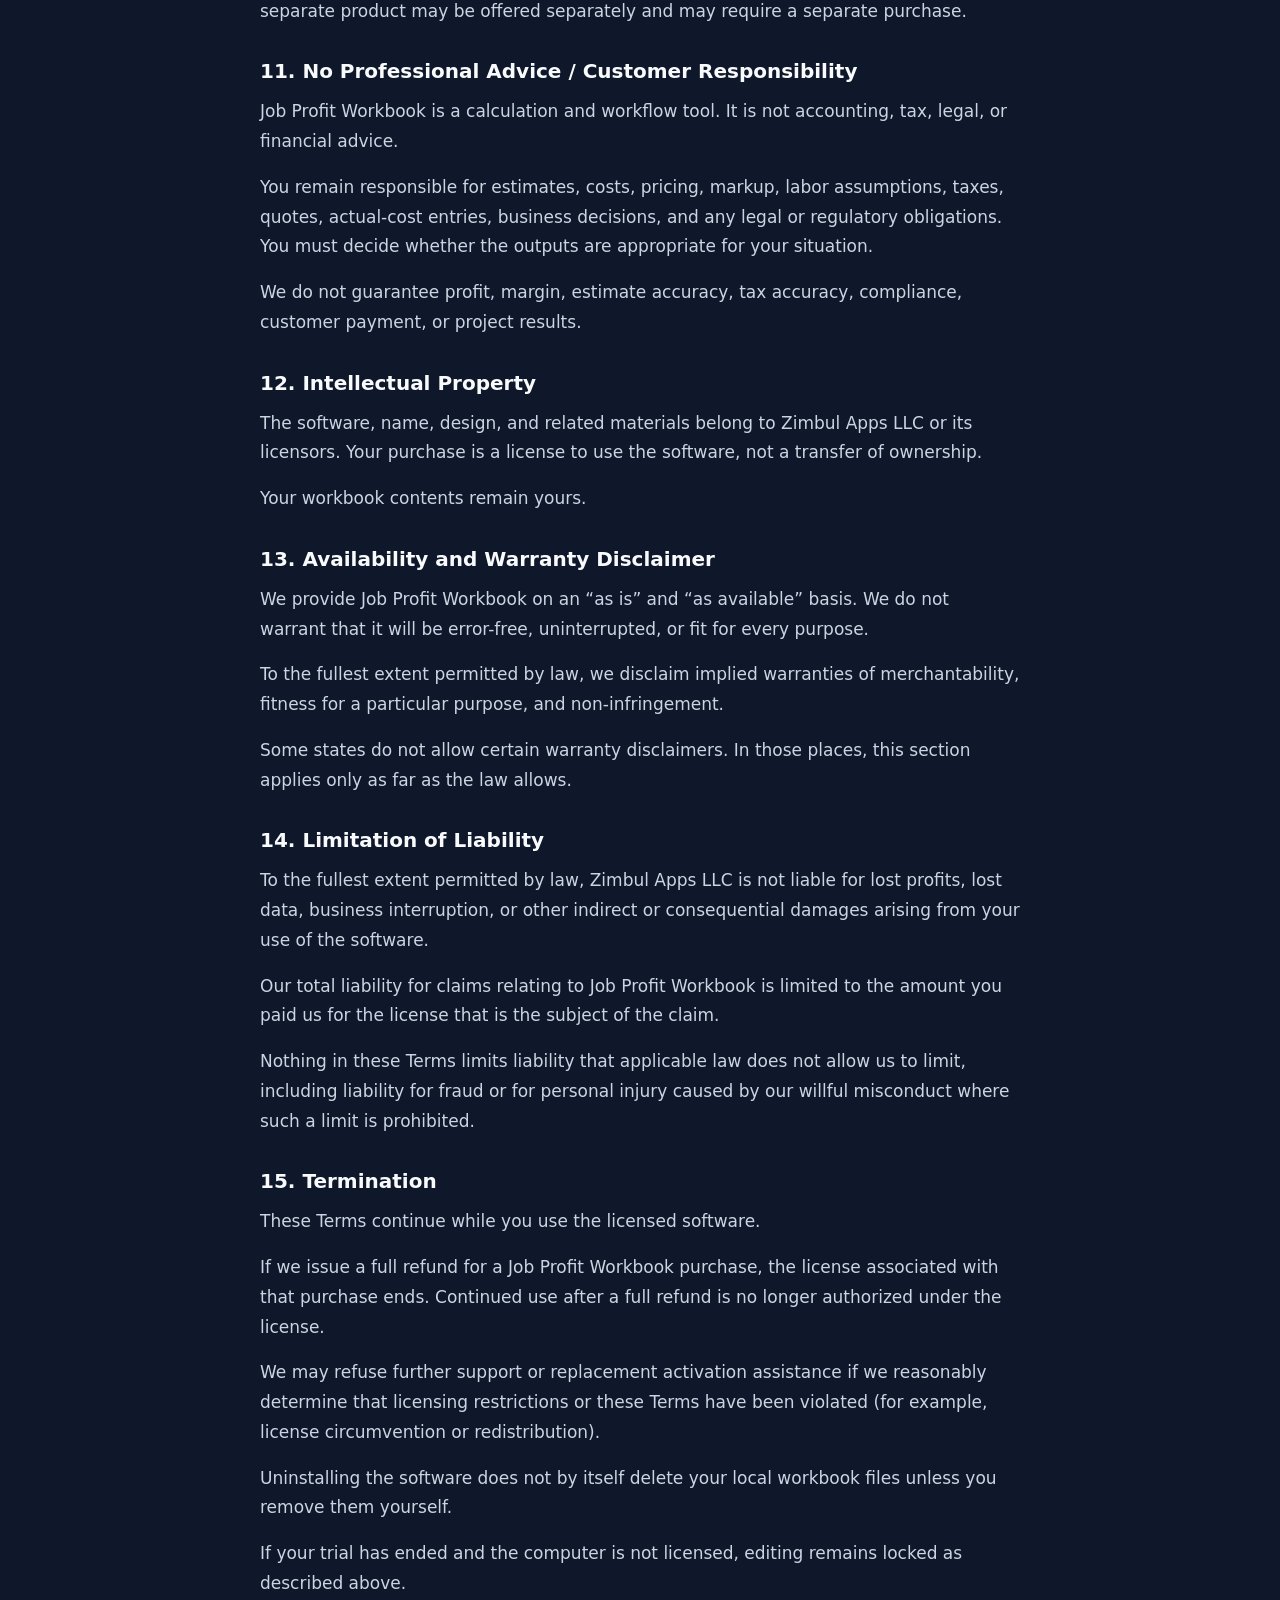
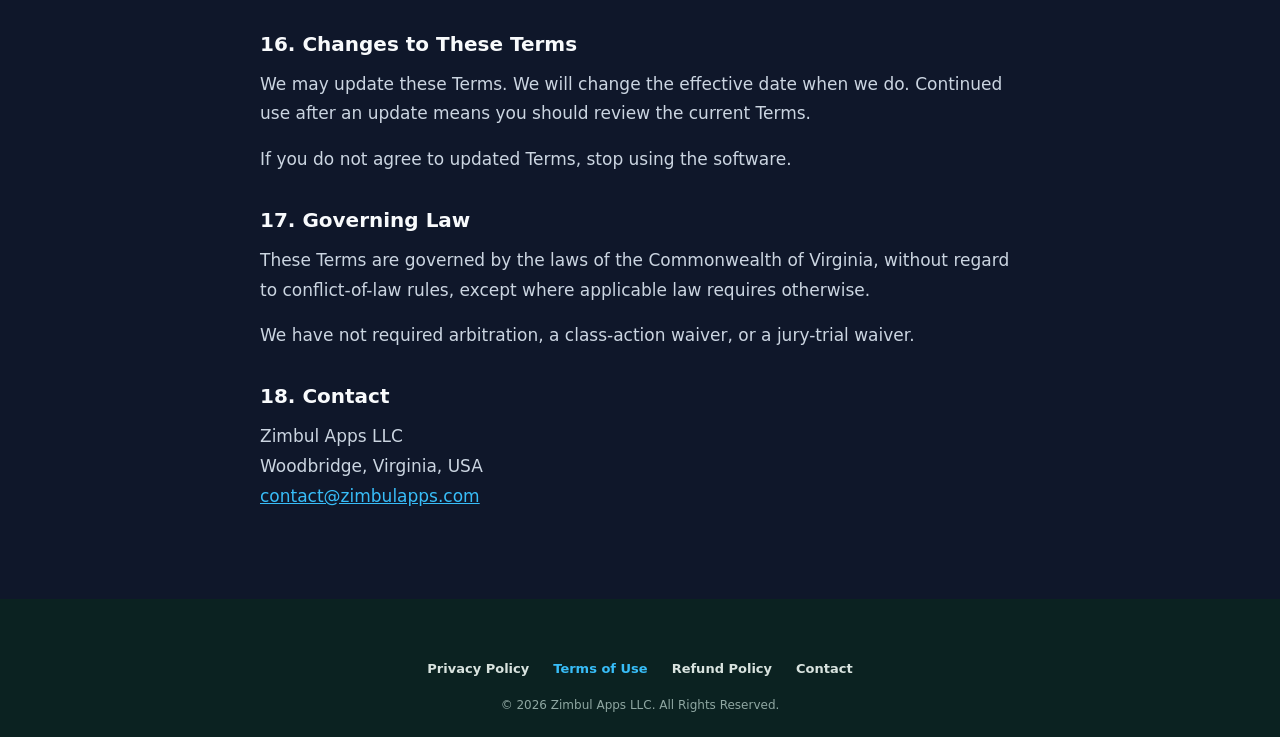
<file: terms/index.html>
<!DOCTYPE html>
<html lang="en">

<head>
    <meta charset="UTF-8">
    <meta name="viewport" content="width=device-width, initial-scale=1.0">
    <title>Job Profit Workbook Terms of Use | Zimbul Apps LLC</title>
    <meta name="description" content="Terms of Use for Job Profit Workbook from Zimbul Apps LLC, including trial, one-computer licensing, refunds, and governing law.">
    <link rel="canonical" href="https://zimbulapps.com/terms/">
    <link rel="stylesheet" href="../styles.css">
    <link rel="stylesheet" href="../legal.css">
</head>

<body class="legal-page">

<a class="legal-skip" href="#main">Skip to content</a>

<header>
    <div class="container">
        <a class="logo" href="/">Zimbul Apps LLC</a>

        <nav>
            <a href="/#products">Products</a>
            <a href="/#company">Company</a>
            <a href="/#contact">Contact</a>
        </nav>
    </div>
</header>

<main id="main" class="legal-main">
    <article class="legal-doc container">
        <p class="legal-kicker">Zimbul Apps LLC · Job Profit Workbook</p>
        <h1>Job Profit Workbook Terms of Use</h1>
        <p class="legal-effective">Effective date: August 2026</p>

        <h2>1. Agreement to the Terms</h2>
        <p>These Terms of Use (“Terms”) govern your download, trial, purchase, and use of Job Profit Workbook, a Windows application from Zimbul Apps LLC (“Zimbul Apps,” “we,” or “us”).</p>
        <p>By installing, starting a trial, or buying a license, you agree to these Terms. If you do not agree, do not use the software.</p>
        <p>You must be at least 18 years old and legally able to enter into these Terms. If you purchase or use Job Profit Workbook for a business, you represent that you have authority to act for that business.</p>
        <p><strong>Development clarification:</strong> The supported commercial offer remains the Windows edition: a 7-day trial and a $199 one-time license for one Windows computer. The existing browser implementation is unreleased and is not a verified limited free demonstration. Its browser-local storage and missing browser backup/restore interface are different from the Windows edition. Do not rely on it for real business records. This clarification does not expand a Windows license to other devices or promise a browser product, a free demo, or cross-device synchronization.</p>

        <h2>2. Job Profit Workbook License</h2>
        <p>Job Profit Workbook is licensed, not sold. You receive a limited license to use the software as described in these Terms. You do not receive ownership of the software, branding, or related materials.</p>

        <h2>3. Trial</h2>
        <p>You may use Job Profit Workbook free for 7 days. No credit card is required to start the trial.</p>
        <p>Starting a trial requires a one-time online connection and limited registration information, as described in the <a href="/privacy/">Privacy Policy</a>.</p>
        <p>When the trial ends, your jobs remain on that computer. Editing stays locked until that computer is licensed. Backup remains available.</p>

        <h2>4. Purchase and Payment</h2>
        <p>After the trial, a license is $199, paid once. There is no subscription.</p>
        <p>Payment is processed by Stripe Checkout. Card entry happens on Stripe’s pages.</p>
        <p>A completed purchase licenses the computer that started the trial and completed checkout, subject to these Terms.</p>
        <p>If we issue a full refund for a Job Profit Workbook purchase, the license associated with that purchase ends. Continued use after a full refund is no longer authorized under the license. The installed software does not currently turn itself off automatically after a refund.</p>

        <h2>5. One-Computer License</h2>
        <p>A $199 purchase licenses Job Profit Workbook for <strong>one Windows computer</strong>.</p>
        <p>The license is tied to that computer, not to a named-user seat count. People working for you may use the software <strong>on that licensed computer</strong> for your business.</p>
        <p>One purchase does not license additional computers.</p>

        <h2>6. Replacement Computer Assistance</h2>
        <p>The product does not include a self-service way to move a license to another computer.</p>
        <p>If you replace a computer, or a significant system change causes the license to stop being recognized, contact <a href="mailto:contact@zimbulapps.com">contact@zimbulapps.com</a>.</p>
        <p>We may provide replacement activation assistance after we verify the original purchase and the circumstances. Assistance is discretionary, subject to verification and reasonable anti-abuse controls. We do not promise automatic transfer, unlimited transfers, reactivation in every case, or remote deactivation of an old computer.</p>

        <h2>7. Permitted Business Use</h2>
        <p>You may use Job Profit Workbook for legitimate internal business purposes, including estimating jobs, preparing customer quotes, recording actual costs, and reviewing job profitability.</p>

        <h2>8. Restrictions</h2>
        <p>You may not:</p>
        <ul>
            <li>sell, sublicense, or rent the license</li>
            <li>redistribute license files</li>
            <li>give the license to another person or business as their own</li>
            <li>circumvent or defeat licensing controls</li>
            <li>copy the software to additional computers beyond the one-computer license</li>
            <li>reverse engineer the software except to the limited extent applicable law allows</li>
        </ul>
        <p>These restrictions do not stop your employees or other authorized people from using the licensed computer for your business.</p>

        <h2>9. Customer Data and Backups</h2>
        <p>You own and are responsible for your business and job information.</p>
        <p>The application stores that information on your computer. We do not keep a cloud copy of your workbook.</p>
        <p>The software can create a local backup. You are responsible for keeping backups of information that matters to you. We cannot restore jobs from a lost or failed computer unless you still have a backup.</p>

        <h2>10. Updates and Future Versions</h2>
        <p>We may provide fixes, maintenance releases, or other updates at our discretion. We do not promise automatic updates, lifetime updates, or that every future version is included.</p>
        <p>This license covers the licensed version you purchase. A future major version or a separate product may be offered separately and may require a separate purchase.</p>

        <h2>11. No Professional Advice / Customer Responsibility</h2>
        <p>Job Profit Workbook is a calculation and workflow tool. It is not accounting, tax, legal, or financial advice.</p>
        <p>You remain responsible for estimates, costs, pricing, markup, labor assumptions, taxes, quotes, actual-cost entries, business decisions, and any legal or regulatory obligations. You must decide whether the outputs are appropriate for your situation.</p>
        <p>We do not guarantee profit, margin, estimate accuracy, tax accuracy, compliance, customer payment, or project results.</p>

        <h2>12. Intellectual Property</h2>
        <p>The software, name, design, and related materials belong to Zimbul Apps LLC or its licensors. Your purchase is a license to use the software, not a transfer of ownership.</p>
        <p>Your workbook contents remain yours.</p>

        <h2>13. Availability and Warranty Disclaimer</h2>
        <p>We provide Job Profit Workbook on an “as is” and “as available” basis. We do not warrant that it will be error-free, uninterrupted, or fit for every purpose.</p>
        <p>To the fullest extent permitted by law, we disclaim implied warranties of merchantability, fitness for a particular purpose, and non-infringement.</p>
        <p>Some states do not allow certain warranty disclaimers. In those places, this section applies only as far as the law allows.</p>

        <h2>14. Limitation of Liability</h2>
        <p>To the fullest extent permitted by law, Zimbul Apps LLC is not liable for lost profits, lost data, business interruption, or other indirect or consequential damages arising from your use of the software.</p>
        <p>Our total liability for claims relating to Job Profit Workbook is limited to the amount you paid us for the license that is the subject of the claim.</p>
        <p>Nothing in these Terms limits liability that applicable law does not allow us to limit, including liability for fraud or for personal injury caused by our willful misconduct where such a limit is prohibited.</p>

        <h2>15. Termination</h2>
        <p>These Terms continue while you use the licensed software.</p>
        <p>If we issue a full refund for a Job Profit Workbook purchase, the license associated with that purchase ends. Continued use after a full refund is no longer authorized under the license.</p>
        <p>We may refuse further support or replacement activation assistance if we reasonably determine that licensing restrictions or these Terms have been violated (for example, license circumvention or redistribution).</p>
        <p>Uninstalling the software does not by itself delete your local workbook files unless you remove them yourself.</p>
        <p>If your trial has ended and the computer is not licensed, editing remains locked as described above.</p>

        <h2>16. Changes to These Terms</h2>
        <p>We may update these Terms. We will change the effective date when we do. Continued use after an update means you should review the current Terms.</p>
        <p>If you do not agree to updated Terms, stop using the software.</p>

        <h2>17. Governing Law</h2>
        <p>These Terms are governed by the laws of the Commonwealth of Virginia, without regard to conflict-of-law rules, except where applicable law requires otherwise.</p>
        <p>We have not required arbitration, a class-action waiver, or a jury-trial waiver.</p>

        <h2>18. Contact</h2>
        <p>Zimbul Apps LLC<br>
        Woodbridge, Virginia, USA<br>
        <a href="mailto:contact@zimbulapps.com">contact@zimbulapps.com</a></p>
    </article>
</main>

<footer>
    <div class="container">
        <nav class="site-legal-nav" aria-label="Legal">
            <a href="/privacy/">Privacy Policy</a>
            <a href="/terms/" aria-current="page">Terms of Use</a>
            <a href="/refund-policy/">Refund Policy</a>
            <a href="/#contact">Contact</a>
        </nav>
        <p>© 2026 Zimbul Apps LLC. All Rights Reserved.</p>
    </div>
</footer>

</body>

</html>
</file>
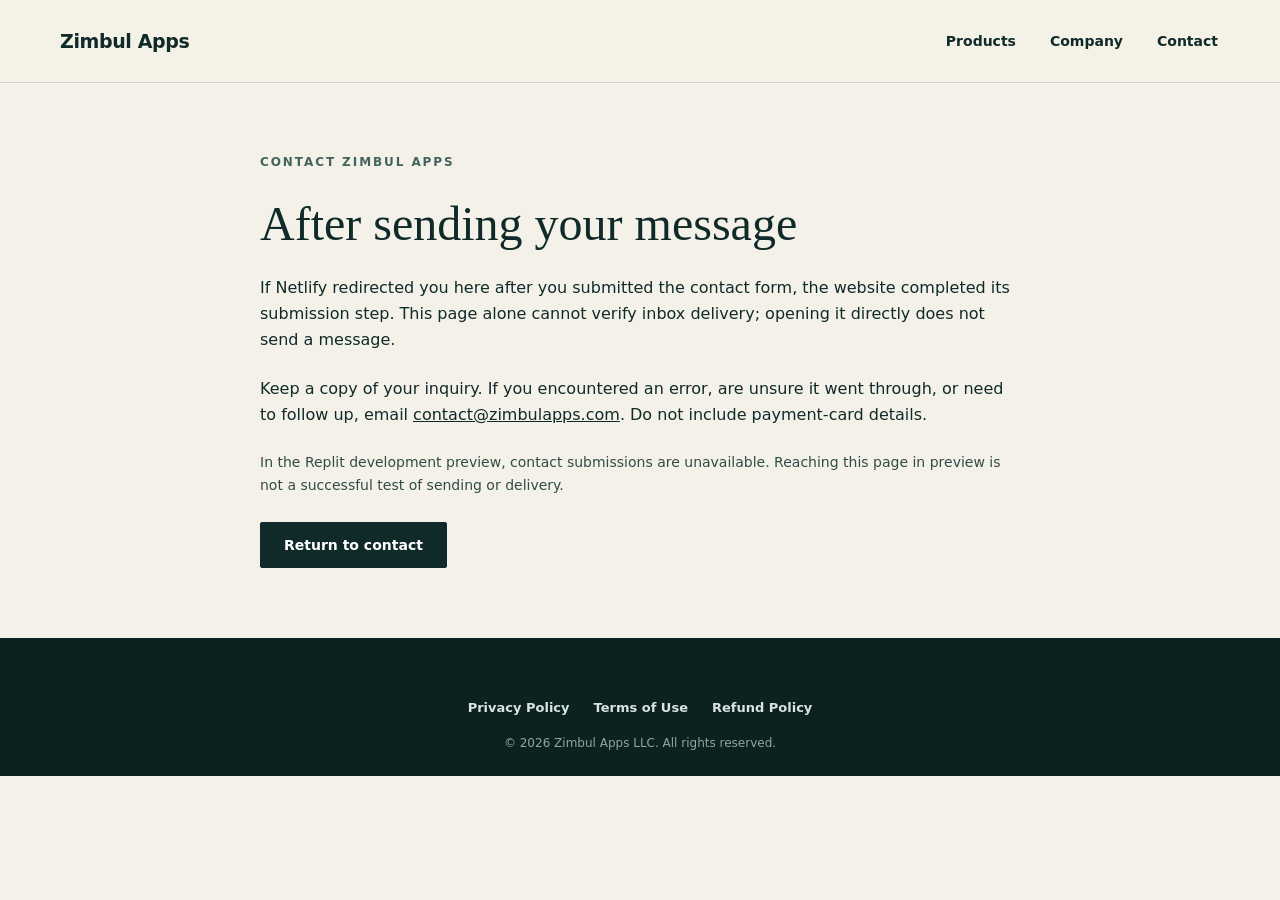
<file: contact/received/index.html>
<!DOCTYPE html>
<html lang="en">
<head>
    <meta charset="UTF-8">
    <meta name="viewport" content="width=device-width, initial-scale=1">
    <meta name="robots" content="noindex, follow">
    <title>Contact submission guidance | Zimbul Apps LLC</title>
    <link rel="stylesheet" href="/styles.css">
</head>
<body>
<a class="skip-link" href="#main">Skip to content</a>
<header class="site-header">
    <div class="container header-inner">
        <a class="logo" href="/">Zimbul Apps</a>
        <nav class="primary-nav" aria-label="Primary navigation">
            <a href="/#products">Products</a><a href="/#company">Company</a><a href="/#contact">Contact</a>
        </nav>
    </div>
</header>
<main id="main" class="contact-result container" tabindex="-1">
    <p class="eyebrow">Contact Zimbul Apps</p>
    <h1>After sending your message</h1>
    <p>If Netlify redirected you here after you submitted the contact form, the website completed its submission step. This page alone cannot verify inbox delivery; opening it directly does not send a message.</p>
    <p>Keep a copy of your inquiry. If you encountered an error, are unsure it went through, or need to follow up, email <a href="mailto:contact@zimbulapps.com">contact@zimbulapps.com</a>. Do not include payment-card details.</p>
    <p class="form-guidance">In the Replit development preview, contact submissions are unavailable. Reaching this page in preview is not a successful test of sending or delivery.</p>
    <a class="btn" href="/#contact">Return to contact</a>
</main>
<footer><div class="container"><nav class="site-legal-nav" aria-label="Legal"><a href="/privacy/">Privacy Policy</a><a href="/terms/">Terms of Use</a><a href="/refund-policy/">Refund Policy</a></nav><p>© 2026 Zimbul Apps LLC. All rights reserved.</p></div></footer>
</body>
</html>
</file>
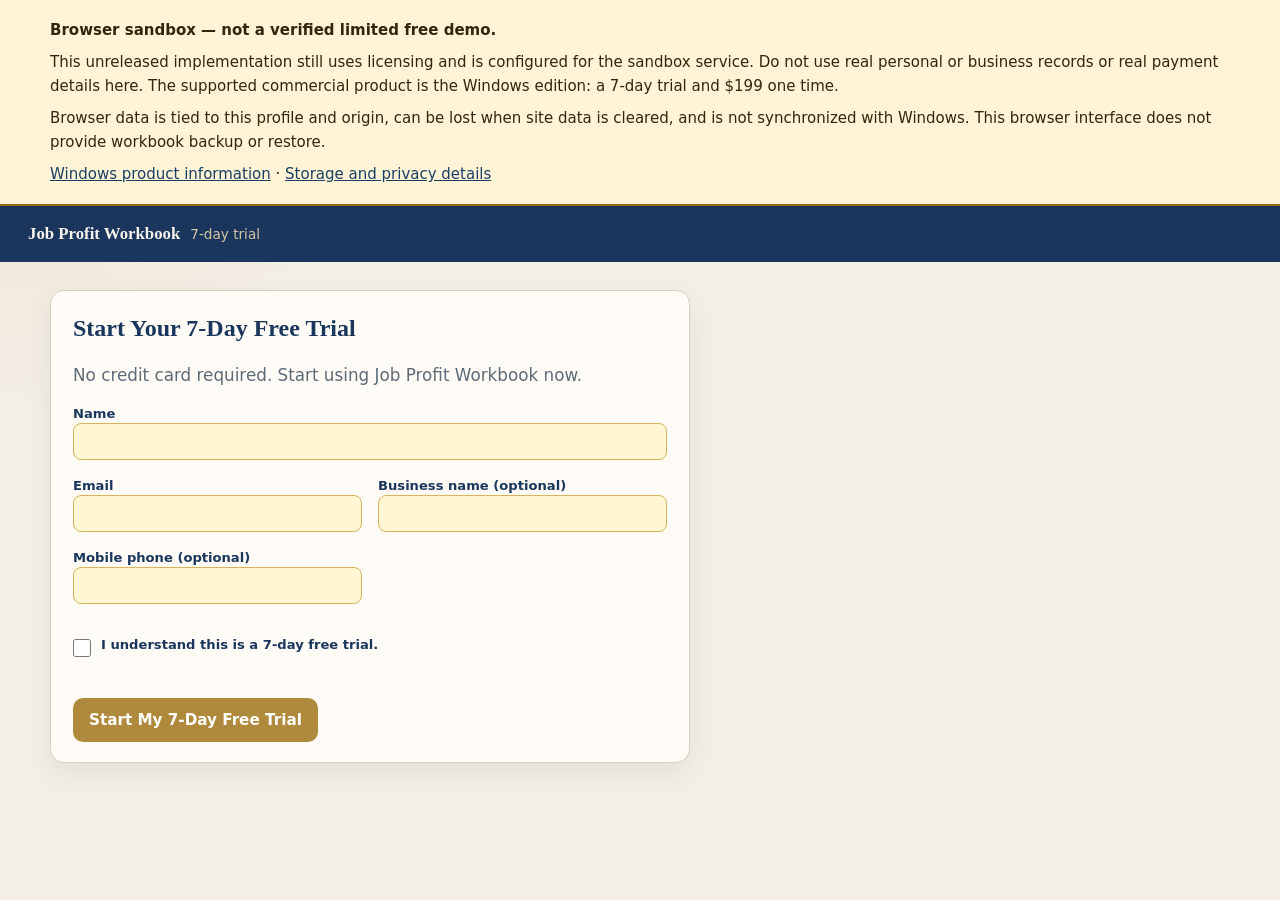
<file: job-profit-workbook/app-sandbox/index.html>
<!DOCTYPE html>
<html lang="en">
  <head>
    <meta charset="UTF-8" />
    <meta name="viewport" content="width=device-width, initial-scale=1, viewport-fit=cover" />
    <meta name="robots" content="noindex, nofollow" />
    <title>Job Profit Workbook (sandbox)</title>
    <link rel="stylesheet" href="./css/app.css" />
    <link rel="stylesheet" href="../browser-preview.css" />
    <link rel="icon" href="./favicon.svg" />
    <script type="importmap">
      { "imports": { "/engine/": "./engine/" } }
    </script>
  </head>
  <body class="web-runtime">
    <aside class="browser-preview-note" aria-label="Browser sandbox status">
      <strong>Browser sandbox — not a verified limited free demo.</strong>
      <p>This unreleased implementation still uses licensing and is configured for the sandbox service. Do not use real personal or business records or real payment details here. The supported commercial product is the Windows edition: a 7-day trial and $199 one time.</p>
      <p>Browser data is tied to this profile and origin, can be lost when site data is cleared, and is not synchronized with Windows. This browser interface does not provide workbook backup or restore.</p>
      <p><a href="/job-profit-workbook/">Windows product information</a> · <a href="/privacy/">Storage and privacy details</a></p>
    </aside>
    <div id="app">
      <p class="loading-screen">Loading workbook…</p>
    </div>
    <input id="workbook-restore-file" type="file" accept=".zip,application/zip" hidden />
    <input id="license-file" type="file" accept=".lic,.json,application/json" hidden />
    <script>
      window.JPW_WEB_RUNTIME = true;
      window.JPW_WEB_STORAGE_NS = "sandbox";
      window.JPW_LICENSE_ORIGIN = "https://jobprofit-license-sandbox.nine-samba.workers.dev";
    </script>
    <script type="module" src="./js/app.js"></script>
  </body>
</html>
</file>
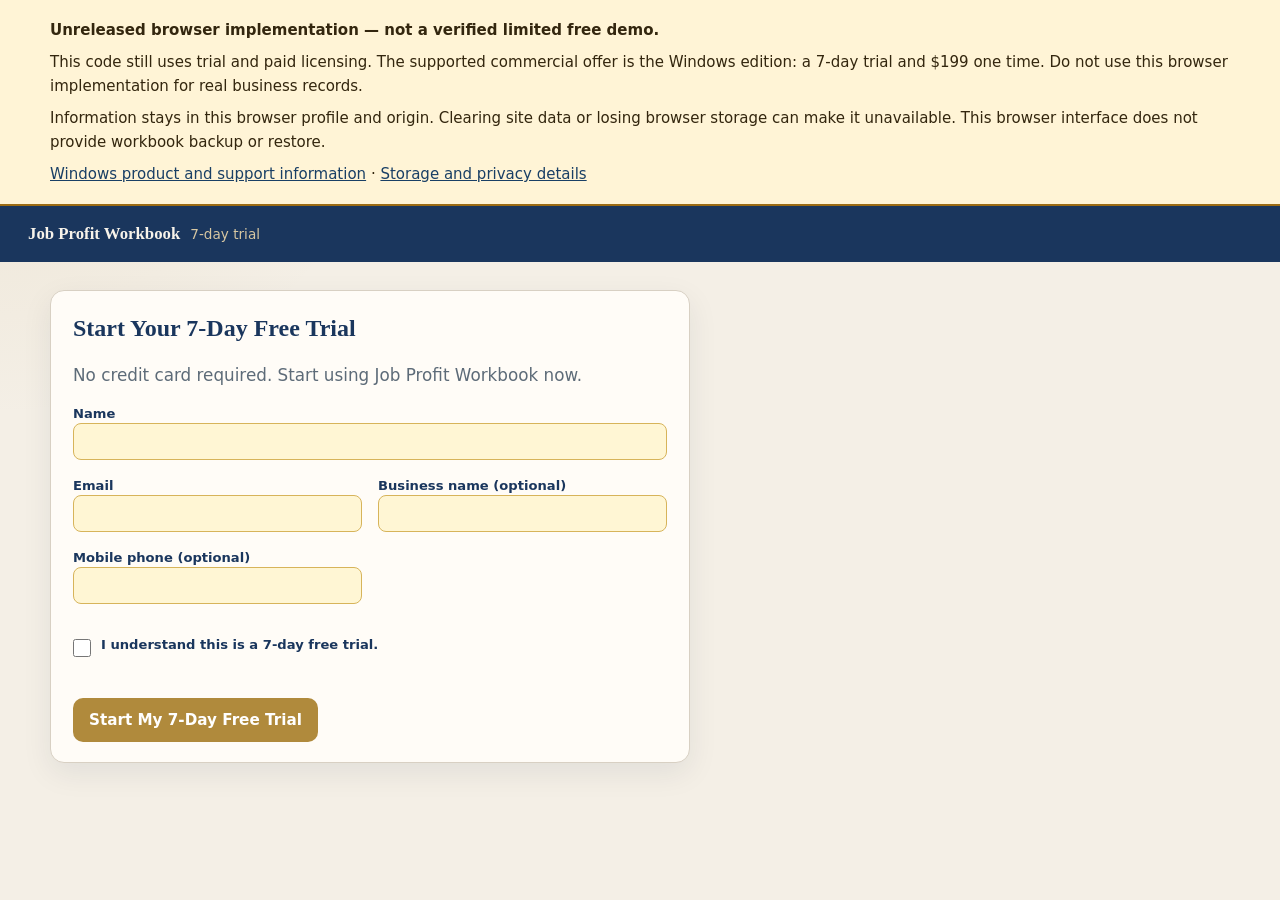
<file: job-profit-workbook/app/index.html>
<!DOCTYPE html>
<html lang="en">
  <head>
    <meta charset="UTF-8" />
    <meta name="viewport" content="width=device-width, initial-scale=1, viewport-fit=cover" />
    <title>Job Profit Workbook</title>
    <meta name="robots" content="noindex, follow" />
    <link rel="stylesheet" href="./css/app.css" />
    <link rel="stylesheet" href="../browser-preview.css" />
    <link rel="icon" href="./favicon.svg" />
    <script type="importmap">
      { "imports": { "/engine/": "./engine/" } }
    </script>
  </head>
  <body class="web-runtime">
    <aside class="browser-preview-note" aria-label="Browser implementation status">
      <strong>Unreleased browser implementation — not a verified limited free demo.</strong>
      <p>This code still uses trial and paid licensing. The supported commercial offer is the Windows edition: a 7-day trial and $199 one time. Do not use this browser implementation for real business records.</p>
      <p>Information stays in this browser profile and origin. Clearing site data or losing browser storage can make it unavailable. This browser interface does not provide workbook backup or restore.</p>
      <p><a href="/job-profit-workbook/">Windows product and support information</a> · <a href="/privacy/">Storage and privacy details</a></p>
    </aside>
    <div id="app">
      <p class="loading-screen">Loading workbook…</p>
    </div>
    <input id="workbook-restore-file" type="file" accept=".zip,application/zip" hidden />
    <input id="license-file" type="file" accept=".lic,.json,application/json" hidden />
    <script>
      window.JPW_WEB_RUNTIME = true;
    </script>
    <script type="module" src="./js/app.js"></script>
  </body>
</html>
</file>
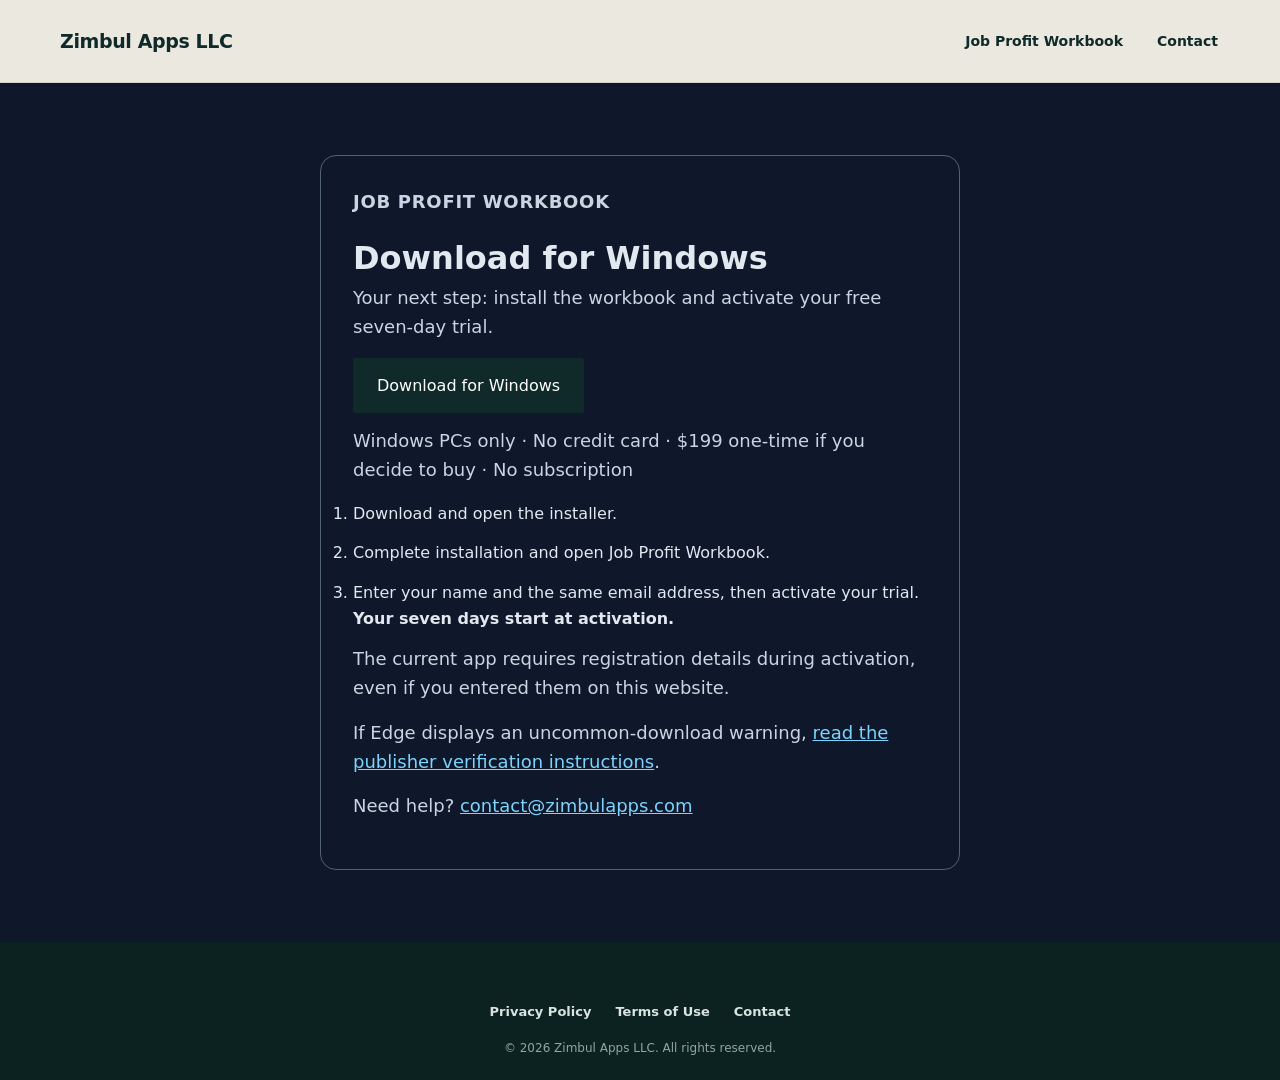
<file: job-profit-workbook/download/index.html>
<!DOCTYPE html>
<html lang="en"><head><meta charset="UTF-8"><meta name="viewport" content="width=device-width, initial-scale=1.0"><meta name="robots" content="noindex"><title>Download for Windows | Job Profit Workbook</title><link rel="stylesheet" href="/styles.css"><link rel="stylesheet" href="/job-profit-workbook/product.css"><style>.trial-panel{max-width:640px;margin:0 auto;padding:32px;border:1px solid #526174;border-radius:16px;text-align:left}.trial-panel label{display:block;margin:18px 0}.trial-panel input:not([type=checkbox]){display:block;box-sizing:border-box;width:100%;padding:14px;margin-top:8px;background:#fff;color:#111;border:1px solid #64748b;border-radius:6px;font:inherit}.trial-panel input[type=checkbox]{width:20px;height:20px;vertical-align:middle}.trial-panel .btn{font:inherit;cursor:pointer}.trial-panel a:not(.btn){color:#7dd3fc}.honeypot{display:none}.trial-panel li{margin:14px 0}</style></head><body class="jpw-page"><a class="jpw-skip" href="#main">Skip to content</a><header class="jpw-header"><div class="container"><a class="logo" href="/">Zimbul Apps LLC</a><nav><a href="/job-profit-workbook/">Job Profit Workbook</a><a href="/#contact">Contact</a></nav></div></header><main id="main" class="jpw-section"><div class="container"><div class="trial-panel"><p class="jpw-kicker">Job Profit Workbook</p><h1>Download for Windows</h1><p>Your next step: install the workbook and activate your free seven-day trial.</p><a class="btn" href="/job-profit-workbook/JobProfitWorkbookSetup.exe" download="JobProfitWorkbookSetup.exe">Download for Windows</a><p class="jpw-note">Windows PCs only · No credit card · $199 one-time if you decide to buy · No subscription</p><ol><li>Download and open the installer.</li><li>Complete installation and open Job Profit Workbook.</li><li>Enter your name and the same email address, then activate your trial. <strong>Your seven days start at activation.</strong></li></ol><p>The current app requires registration details during activation, even if you entered them on this website.</p><p>If Edge displays an uncommon-download warning, <a href="/job-profit-workbook/#download-help">read the publisher verification instructions</a>.</p><p>Need help? <a href="mailto:contact@zimbulapps.com">contact@zimbulapps.com</a></p></div></div></main><footer><div class="container"><nav class="site-legal-nav" aria-label="Legal"><a href="/privacy/">Privacy Policy</a><a href="/terms/">Terms of Use</a><a href="/#contact">Contact</a></nav><p>© 2026 Zimbul Apps LLC. All rights reserved.</p></div></footer></body></html>
</file>
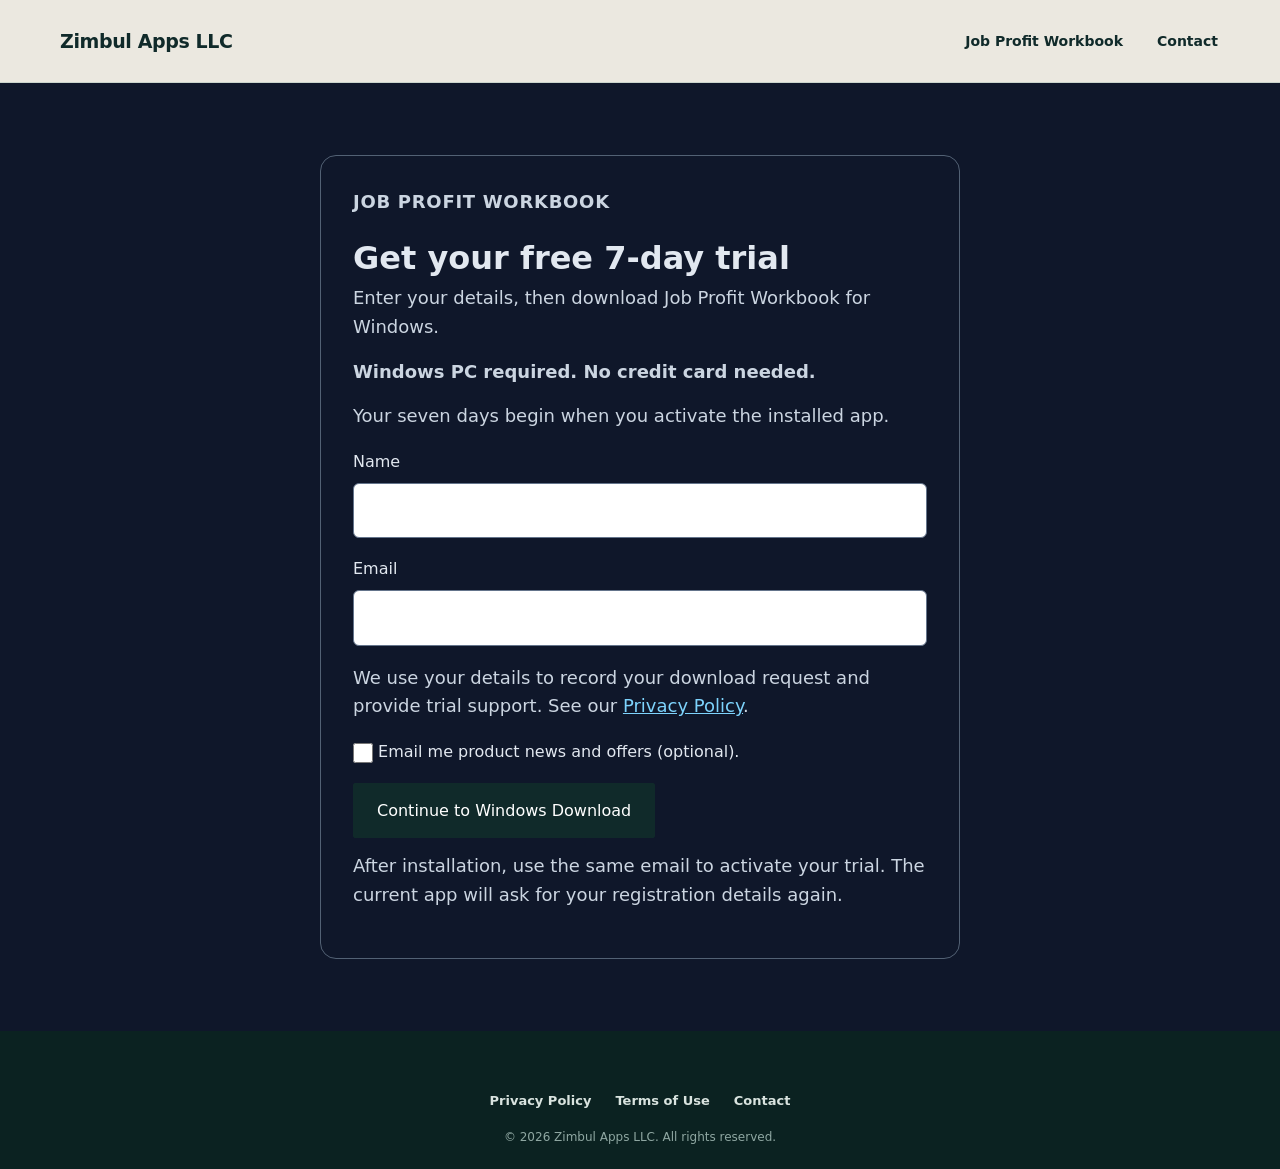
<file: job-profit-workbook/trial/index.html>
<!DOCTYPE html>
<html lang="en"><head><meta charset="UTF-8"><meta name="viewport" content="width=device-width, initial-scale=1.0"><meta name="robots" content="noindex"><title>Get your free 7-day trial | Job Profit Workbook</title><link rel="stylesheet" href="/styles.css"><link rel="stylesheet" href="/job-profit-workbook/product.css"><style>.trial-panel{max-width:640px;margin:0 auto;padding:32px;border:1px solid #526174;border-radius:16px;text-align:left}.trial-panel label{display:block;margin:18px 0}.trial-panel input:not([type=checkbox]){display:block;box-sizing:border-box;width:100%;padding:14px;margin-top:8px;background:#fff;color:#111;border:1px solid #64748b;border-radius:6px;font:inherit}.trial-panel input[type=checkbox]{width:20px;height:20px;vertical-align:middle}.trial-panel .btn{font:inherit;cursor:pointer}.trial-panel a:not(.btn){color:#7dd3fc}.honeypot{display:none}.trial-panel li{margin:14px 0}</style></head><body class="jpw-page"><a class="jpw-skip" href="#main">Skip to content</a><header class="jpw-header"><div class="container"><a class="logo" href="/">Zimbul Apps LLC</a><nav><a href="/job-profit-workbook/">Job Profit Workbook</a><a href="/#contact">Contact</a></nav></div></header><main id="main" class="jpw-section"><div class="container"><div class="trial-panel"><p class="jpw-kicker">Job Profit Workbook</p><h1>Get your free 7-day trial</h1><p>Enter your details, then download Job Profit Workbook for Windows.</p><p><strong>Windows PC required. No credit card needed.</strong></p><p>Your seven days begin when you activate the installed app.</p><form id="job-profit-trial" name="job-profit-trial" method="POST" action="/job-profit-workbook/download/" data-netlify="true" netlify-honeypot="website"><input type="hidden" name="form-name" value="job-profit-trial"><input type="hidden" name="source" value="job-profit-workbook-website"><p class="honeypot" aria-hidden="true"><label>Leave this empty<input name="website" tabindex="-1" autocomplete="off"></label></p><label for="trial-name">Name<input id="trial-name" type="text" name="name" autocomplete="name" maxlength="120" required></label><label for="trial-email">Email<input id="trial-email" type="email" name="email" autocomplete="email" maxlength="254" required></label><p>We use your details to record your download request and provide trial support. See our <a href="/privacy/">Privacy Policy</a>.</p><label><input type="checkbox" name="marketing-consent" value="yes"> Email me product news and offers (optional).</label><button type="submit" class="btn">Continue to Windows Download</button></form><p class="jpw-note">After installation, use the same email to activate your trial. The current app will ask for your registration details again.</p></div></div></main><footer><div class="container"><nav class="site-legal-nav" aria-label="Legal"><a href="/privacy/">Privacy Policy</a><a href="/terms/">Terms of Use</a><a href="/#contact">Contact</a></nav><p>© 2026 Zimbul Apps LLC. All rights reserved.</p></div></footer></body></html>
</file>
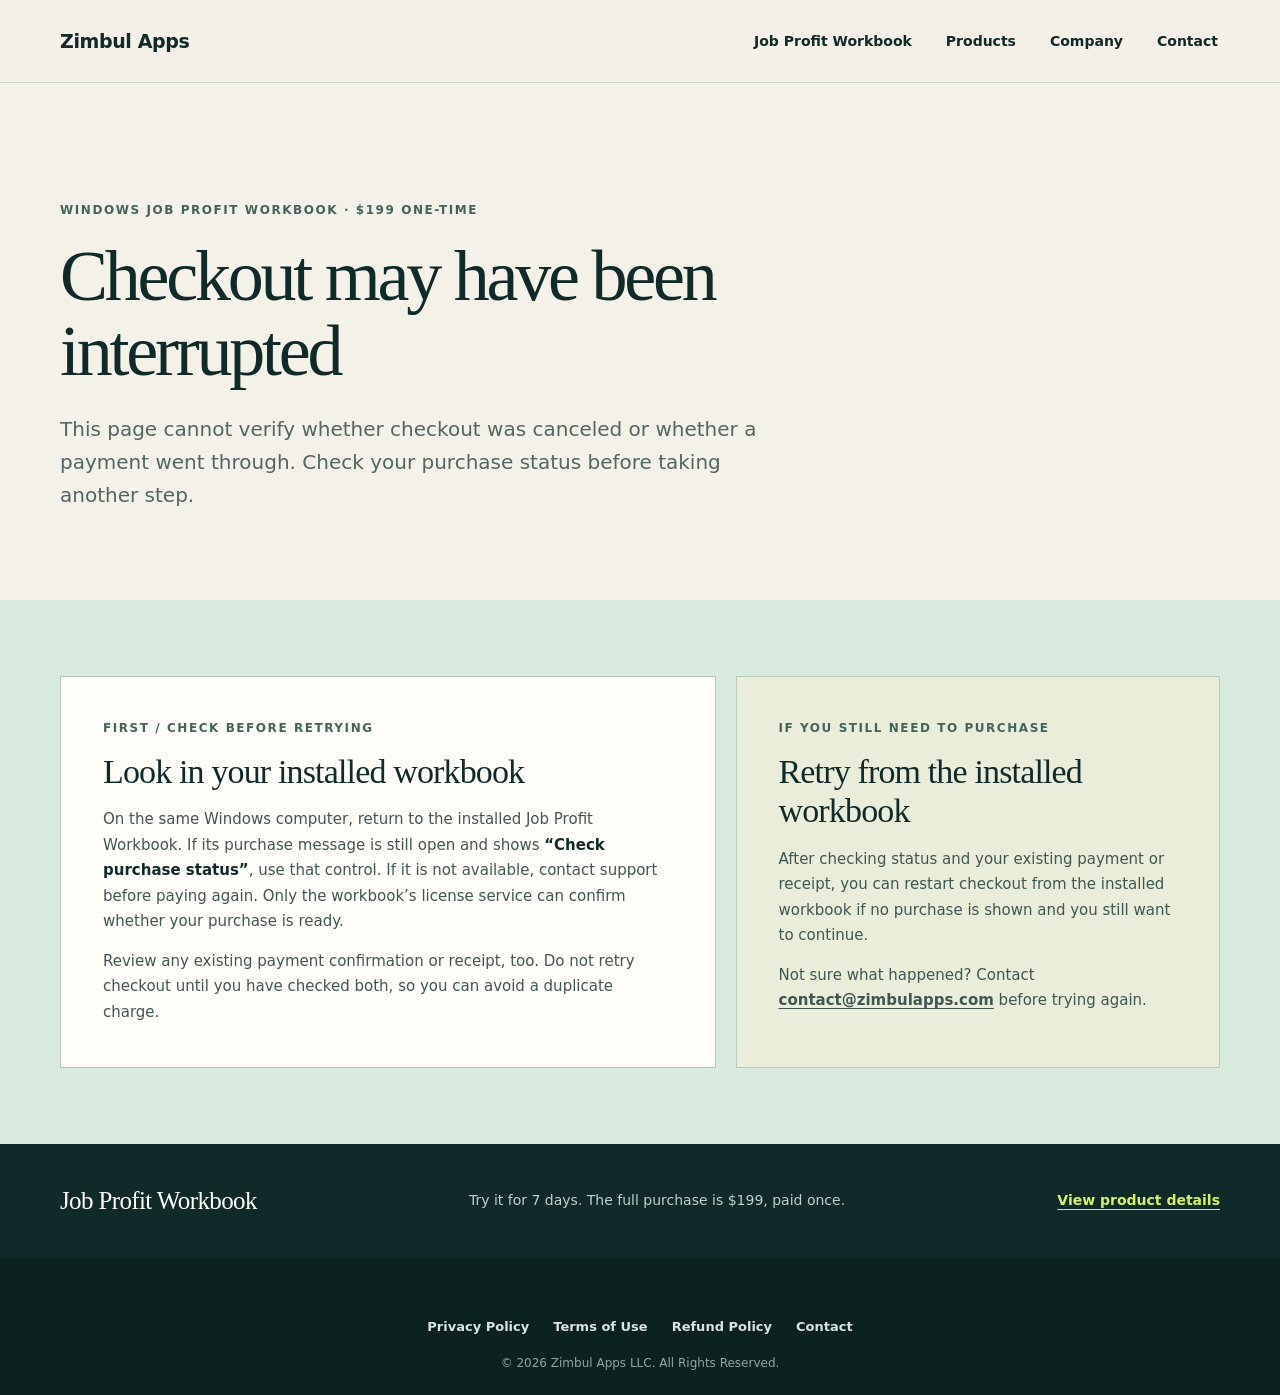
<file: job-profit-workbook/purchase/cancel/index.html>
<!DOCTYPE html>
<html lang="en">

<head>
    <meta charset="UTF-8">
    <meta name="viewport" content="width=device-width, initial-scale=1.0">
    <title>Checkout interrupted | Zimbul Apps</title>
    <meta name="description" content="What to check if checkout for Windows Job Profit Workbook was interrupted.">
    <meta name="robots" content="noindex, follow">
    <link rel="stylesheet" href="../../../styles.css">
    <link rel="stylesheet" href="../status.css">
</head>

<body>

<a class="skip-link" href="#main">Skip to main content</a>
<header>
    <div class="container">
        <a class="logo" href="/" aria-label="Zimbul Apps home">Zimbul Apps</a>

        <nav aria-label="Main navigation">
            <a href="/job-profit-workbook/">Job Profit Workbook</a>
            <a href="/#products">Products</a>
            <a href="/#company">Company</a>
            <a href="/#contact">Contact</a>
        </nav>
    </div>
</header>

<main id="main" class="purchase-status">
    <section class="status-hero" aria-labelledby="page-title">
        <div class="container">
            <p class="status-eyebrow">Windows Job Profit Workbook · $199 one-time</p>
            <h1 id="page-title">Checkout may have been interrupted</h1>
            <p class="status-lede">This page cannot verify whether checkout was canceled or whether a payment went through. Check your purchase status before taking another step.</p>
        </div>
    </section>

    <section class="status-content" aria-label="Next steps">
        <div class="container status-layout">
            <article class="status-panel">
                <p class="status-step">First / Check before retrying</p>
                <h2>Look in your installed workbook</h2>
                <p>On the same Windows computer, return to the installed Job Profit Workbook. If its purchase message is still open and shows <strong>“Check purchase status”</strong>, use that control. If it is not available, contact support before paying again. Only the workbook’s license service can confirm whether your purchase is ready.</p>
                <p>Review any existing payment confirmation or receipt, too. Do not retry checkout until you have checked both, so you can avoid a duplicate charge.</p>
            </article>
            <aside class="status-note" aria-labelledby="retry-title">
                <p class="status-step">If you still need to purchase</p>
                <h2 id="retry-title">Retry from the installed workbook</h2>
                <p>After checking status and your existing payment or receipt, you can restart checkout from the installed workbook if no purchase is shown and you still want to continue.</p>
                <p>Not sure what happened? Contact <a href="mailto:contact@zimbulapps.com">contact@zimbulapps.com</a> before trying again.</p>
            </aside>
        </div>
    </section>

    <section class="status-trial" aria-label="Trial and purchase details">
        <div class="container status-trial-inner">
            <h2>Job Profit Workbook</h2>
            <p>Try it for 7 days. The full purchase is $199, paid once.</p>
            <a href="/job-profit-workbook/">View product details</a>
        </div>
    </section>
</main>

<footer>
    <div class="container">
        <nav class="site-legal-nav" aria-label="Legal">
            <a href="/privacy/">Privacy Policy</a>
            <a href="/terms/">Terms of Use</a>
            <a href="/refund-policy/">Refund Policy</a>
            <a href="mailto:contact@zimbulapps.com">Contact</a>
        </nav>
        <p>© 2026 Zimbul Apps LLC. All Rights Reserved.</p>
    </div>
</footer>

</body>

</html>
</file>
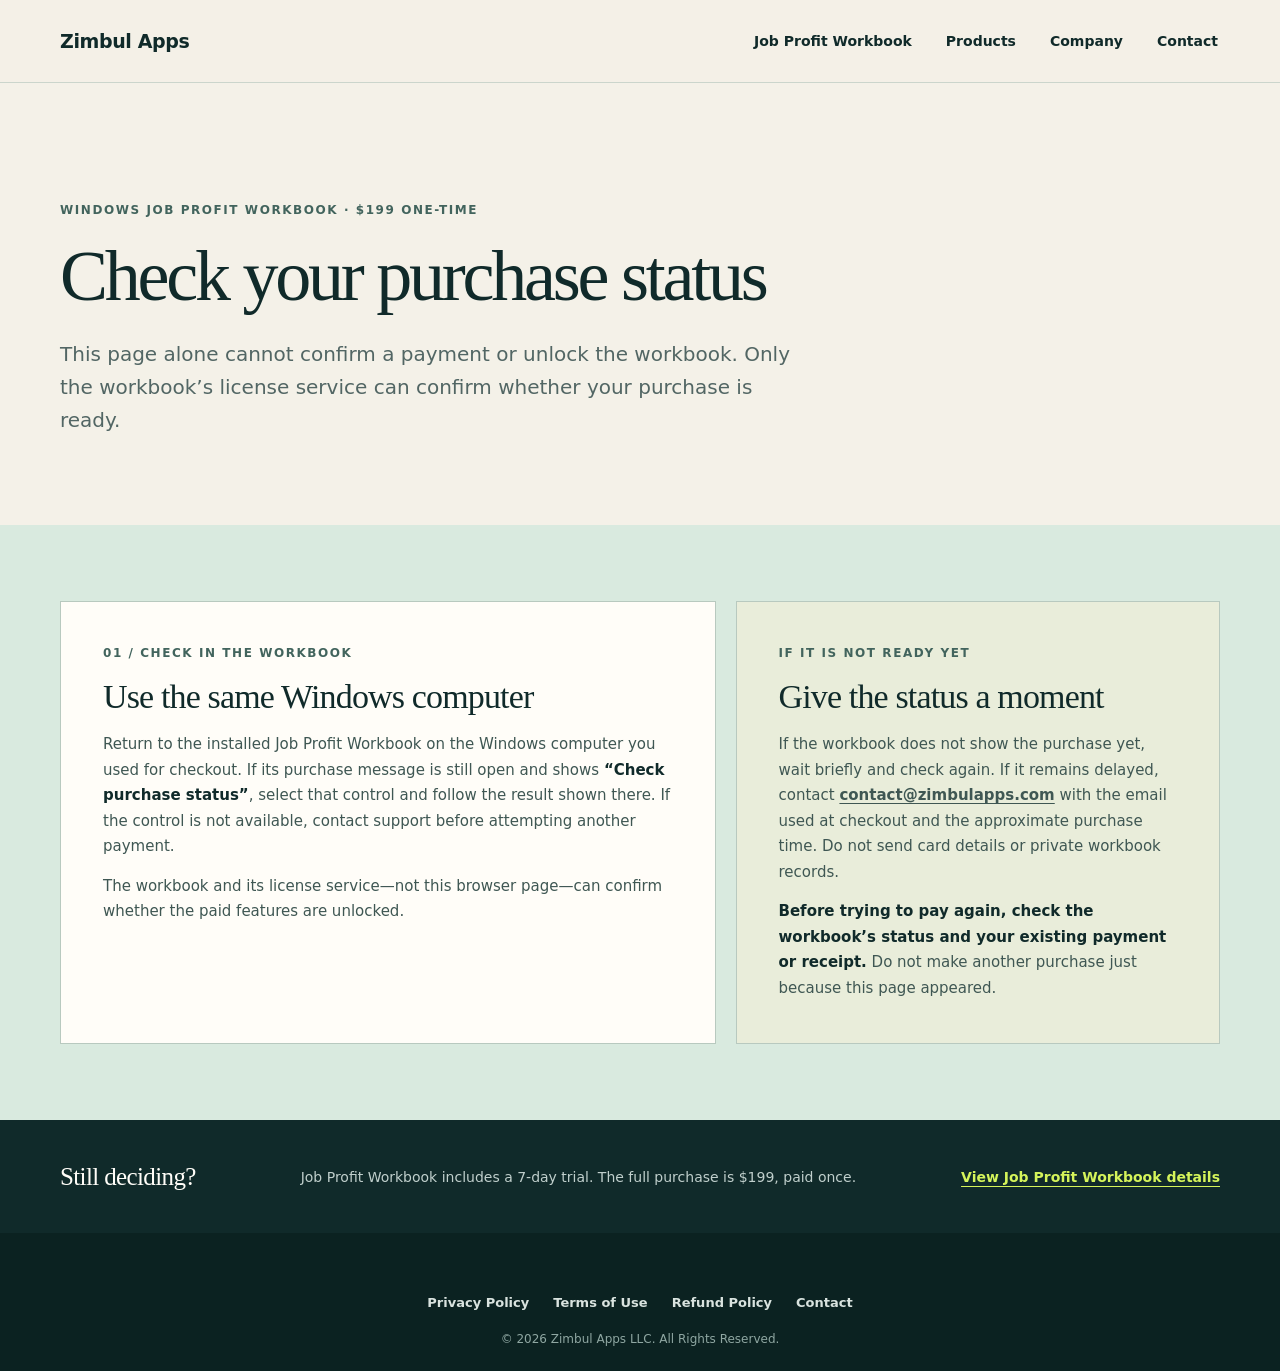
<file: job-profit-workbook/purchase/success/index.html>
<!DOCTYPE html>
<html lang="en">

<head>
    <meta charset="UTF-8">
    <meta name="viewport" content="width=device-width, initial-scale=1.0">
    <title>Check your purchase status | Zimbul Apps</title>
    <meta name="description" content="Check the status of your Windows Job Profit Workbook purchase from the installed workbook.">
    <meta name="robots" content="noindex, follow">
    <link rel="stylesheet" href="../../../styles.css">
    <link rel="stylesheet" href="../status.css">
</head>

<body>

<a class="skip-link" href="#main">Skip to main content</a>
<header>
    <div class="container">
        <a class="logo" href="/" aria-label="Zimbul Apps home">Zimbul Apps</a>

        <nav aria-label="Main navigation">
            <a href="/job-profit-workbook/">Job Profit Workbook</a>
            <a href="/#products">Products</a>
            <a href="/#company">Company</a>
            <a href="/#contact">Contact</a>
        </nav>
    </div>
</header>

<main id="main" class="purchase-status">
    <section class="status-hero" aria-labelledby="page-title">
        <div class="container">
            <p class="status-eyebrow">Windows Job Profit Workbook · $199 one-time</p>
            <h1 id="page-title">Check your purchase status</h1>
            <p class="status-lede">This page alone cannot confirm a payment or unlock the workbook. Only the workbook’s license service can confirm whether your purchase is ready.</p>
        </div>
    </section>

    <section class="status-content" aria-label="What to do next">
        <div class="container status-layout">
            <article class="status-panel">
                <p class="status-step">01 / Check in the workbook</p>
                <h2>Use the same Windows computer</h2>
                <p>Return to the installed Job Profit Workbook on the Windows computer you used for checkout. If its purchase message is still open and shows <strong>“Check purchase status”</strong>, select that control and follow the result shown there. If the control is not available, contact support before attempting another payment.</p>
                <p>The workbook and its license service—not this browser page—can confirm whether the paid features are unlocked.</p>
            </article>
            <aside class="status-note" aria-labelledby="wait-title">
                <p class="status-step">If it is not ready yet</p>
                <h2 id="wait-title">Give the status a moment</h2>
                <p>If the workbook does not show the purchase yet, wait briefly and check again. If it remains delayed, contact <a href="mailto:contact@zimbulapps.com">contact@zimbulapps.com</a> with the email used at checkout and the approximate purchase time. Do not send card details or private workbook records.</p>
                <p><strong>Before trying to pay again, check the workbook’s status and your existing payment or receipt.</strong> Do not make another purchase just because this page appeared.</p>
            </aside>
        </div>
    </section>

    <section class="status-trial" aria-label="Trial and purchase details">
        <div class="container status-trial-inner">
            <h2>Still deciding?</h2>
            <p>Job Profit Workbook includes a 7-day trial. The full purchase is $199, paid once.</p>
            <a href="/job-profit-workbook/">View Job Profit Workbook details</a>
        </div>
    </section>
</main>

<footer>
    <div class="container">
        <nav class="site-legal-nav" aria-label="Legal">
            <a href="/privacy/">Privacy Policy</a>
            <a href="/terms/">Terms of Use</a>
            <a href="/refund-policy/">Refund Policy</a>
            <a href="mailto:contact@zimbulapps.com">Contact</a>
        </nav>
        <p>© 2026 Zimbul Apps LLC. All Rights Reserved.</p>
    </div>
</footer>

</body>

</html>
</file>
<file: styles.css>
:root{--ink:#102a2a;--muted:#526664;--paper:#f4f1e8;--white:#fffdf8;--mint:#d9eadf;--line:#cbd5cc;--lime:#d5f45a;--cyan:#91dfe3;--warm:#f0be87;--serif:Georgia,"Times New Roman",serif;--sans:Inter,ui-sans-serif,system-ui,-apple-system,BlinkMacSystemFont,"Segoe UI",sans-serif}
*{box-sizing:border-box;margin:0;padding:0}
html{scroll-behavior:smooth}
body{background:var(--paper);color:var(--ink);font-family:var(--sans);line-height:1.6}
a{color:inherit}.container{width:min(1160px,calc(100% - 48px));margin-inline:auto}
.skip-link{position:absolute;top:-60px;left:16px;z-index:100;background:var(--ink);color:#fff;padding:10px 16px}.skip-link:focus{top:12px}
.site-header,header{background:rgba(244,241,232,.96);border-bottom:1px solid var(--line)}
.site-header{position:sticky;top:0;z-index:20;backdrop-filter:blur(12px)}
.header-inner,header>.container{min-height:82px;display:flex;align-items:center;justify-content:space-between;gap:32px}
.logo{display:inline-flex;align-items:center;gap:11px;color:var(--ink);font-size:19px;font-weight:800;letter-spacing:-.02em;text-decoration:none}
.logo-mark{display:grid;place-items:center;width:35px;height:35px;border-radius:50% 50% 48% 52%;background:var(--ink);color:var(--lime);font-family:var(--serif);font-size:20px;font-style:italic}
.primary-nav,header nav{display:flex;align-items:center;flex-wrap:wrap;gap:30px}.primary-nav a,header nav a{color:var(--ink);font-size:14px;font-weight:700;text-decoration:none}.primary-nav a:hover,header nav a:hover{opacity:.62}
.hero{min-height:680px;padding:96px 0 88px;display:flex;align-items:center;background:var(--paper);overflow:hidden}
.hero-grid{display:grid;grid-template-columns:1.12fr .88fr;align-items:center;gap:80px}.eyebrow{margin-bottom:20px;color:#42645d;font-size:12px;font-weight:800;letter-spacing:.16em;text-transform:uppercase}
.hero h1{max-width:750px;font-family:var(--serif);font-size:clamp(48px,6vw,76px);font-weight:500;letter-spacing:-.045em;line-height:1.02}.hero-lede{max-width:660px;margin-top:28px;color:var(--muted);font-size:20px;line-height:1.65}
.hero-actions{display:flex;align-items:center;gap:28px;margin-top:38px}.btn{display:inline-flex;justify-content:center;align-items:center;gap:14px;border:1px solid var(--ink);border-radius:2px;background:var(--ink);color:#fff;padding:14px 23px;font:700 14px var(--sans);text-decoration:none;cursor:pointer;transition:transform .2s,background .2s}.btn:hover{background:#24403e;transform:translateY(-2px)}.text-link,.card-link{font-weight:800;font-size:14px;text-decoration:none}.text-link:hover,.card-link:hover{text-decoration:underline;text-underline-offset:5px}
.hero-visual{position:relative;min-height:450px;background:var(--mint);border-radius:50% 45% 52% 44%;transform:rotate(-3deg)}.orbit{position:absolute;inset:48px;border:1px dashed #789488;border-radius:48%;transform:rotate(19deg)}
.signal-card{position:absolute;z-index:2;display:flex;flex-direction:column;width:210px;padding:20px;background:var(--white);border:1px solid #b8c9bf;box-shadow:0 18px 45px rgba(16,42,42,.12);transform:rotate(3deg)}.signal-card span{color:var(--muted);font-size:11px;font-weight:800;letter-spacing:.12em;text-transform:uppercase}.signal-card strong{margin-top:8px;font-family:var(--serif);font-size:20px;font-weight:500}.signal-card-one{top:54px;right:-15px}.signal-card-two{top:183px;left:-34px}.signal-card-three{right:8px;bottom:32px}
section{scroll-margin-top:80px}.product-section{padding:112px 0;background:var(--ink);color:var(--white)}.section-heading{display:grid;grid-template-columns:1.1fr .9fr;gap:80px;align-items:end;margin-bottom:52px}.section-heading .eyebrow,.product-section .eyebrow{color:#a9c6bb}.section-heading h2,.principles-grid h2,.company-section h2,.contact-section h2{font:500 clamp(38px,4vw,56px)/1.08 var(--serif);letter-spacing:-.035em}.section-heading>p{color:#b9c8c5;font-size:17px}
.product-grid{display:grid;grid-template-columns:repeat(3,1fr);gap:18px}.product-card{min-height:430px;padding:28px;display:flex;flex-direction:column;justify-content:space-between;background:#183735;border:1px solid #365451}.product-card-featured{background:var(--lime);color:var(--ink);border-color:var(--lime)}.product-card-development{background:#15302f}.product-topline{display:flex;justify-content:space-between;align-items:center}.product-icon{display:grid;place-items:center;width:48px;height:48px;border-radius:50%;background:var(--ink);color:var(--lime);font:700 14px var(--serif)}.product-icon-cyan{background:var(--cyan);color:var(--ink)}.product-icon-warm{background:var(--warm);color:var(--ink)}.status{border:1px solid currentColor;border-radius:50px;padding:4px 10px;font-size:10px;font-weight:800;letter-spacing:.1em;text-transform:uppercase}.status-live{color:inherit}.status-building{color:#d7a56f}.product-card h3{font:500 31px var(--serif);letter-spacing:-.025em;margin-bottom:14px}.product-card p{color:#c0cfcc;font-size:15px}.product-card-featured p{color:#3b514c}.product-meta{display:flex;flex-wrap:wrap;gap:7px 19px;margin-top:20px;color:#aac0bb;font-size:12px;list-style:none}.product-meta li::before{content:"•";margin-right:8px;color:var(--cyan)}.card-link{display:flex;justify-content:space-between;border-top:1px solid currentColor;padding-top:18px}.card-link-muted{color:#809793}
.principles-section{padding:110px 0}.principles-grid{display:grid;grid-template-columns:.85fr 1.15fr;gap:100px}.principles-list article{display:grid;grid-template-columns:54px 1fr;gap:18px;padding:25px 0;border-top:1px solid var(--line)}.principles-list article:last-child{border-bottom:1px solid var(--line)}.principles-list>article>span{color:#6c837d;font:italic 18px var(--serif)}.principles-list h3{font:500 24px var(--serif);margin-bottom:6px}.principles-list p{color:var(--muted)}
.company-section{padding:112px 0;background:var(--mint)}.company-grid{display:grid;grid-template-columns:.85fr 1.15fr;gap:100px}.company-copy>p{margin-bottom:22px;color:#3f5753;font-size:17px}.company-copy .lead{color:var(--ink);font:500 25px/1.45 var(--serif)}.company-facts{display:grid;grid-template-columns:repeat(3,1fr);gap:1px;margin-top:46px;background:#a9bdb4;border:1px solid #a9bdb4}.company-facts div{display:flex;flex-direction:column;padding:20px;background:var(--mint)}.company-facts span{color:#587069;font-size:10px;font-weight:800;letter-spacing:.1em;text-transform:uppercase}.company-facts strong{margin-top:6px;font-size:13px}
.contact-section{padding:112px 0}.contact-grid{display:grid;grid-template-columns:.8fr 1.2fr;gap:100px}.contact-copy>p:not(.eyebrow){max-width:410px;margin:25px 0;color:var(--muted)}.email-link{font-weight:800;text-underline-offset:4px}.contact-form{display:flex;flex-direction:column;gap:20px}.field-row{display:grid;grid-template-columns:1fr 1fr;gap:18px}.contact-form label{display:flex;flex-direction:column;gap:7px;color:#314b47;font-size:12px;font-weight:800}.contact-form label span{font-weight:400}.contact-form input,.contact-form textarea{width:100%;border:1px solid #aebcb4;border-radius:0;background:var(--white);padding:13px;color:var(--ink);font:16px var(--sans)}.contact-form textarea{resize:vertical}.contact-form input:focus,.contact-form textarea:focus{outline:3px solid rgba(16,42,42,.16);border-color:var(--ink)}.contact-form .btn{align-self:flex-start}
footer{padding:60px 0 22px;background:#0b2221;color:#d9e3df}.footer-grid{display:grid;grid-template-columns:1.4fr 1fr .7fr;gap:60px}.footer-grid .logo{color:#fff}.footer-grid>div>p{margin-top:17px;color:#8fa7a2;font-size:14px}.footer-products,.footer-links{display:flex;flex-direction:column;align-items:flex-start;gap:9px}.footer-grid nav strong{margin-bottom:7px;color:#fff;font-size:12px;letter-spacing:.1em;text-transform:uppercase}.footer-grid nav a,.footer-grid nav span{color:#aebfbb;font-size:13px;text-decoration:none}.footer-grid nav a:hover{color:#fff}.footer-bottom{display:flex;justify-content:space-between;margin-top:50px;padding-top:20px;border-top:1px solid #29403e;color:#78918b;font-size:11px}
.site-legal-nav{display:flex;flex-wrap:wrap;justify-content:center;gap:10px 24px;margin-bottom:16px}.site-legal-nav a{color:#d9e3df;font-size:13px;font-weight:700;text-decoration:none}.site-legal-nav a:hover{color:#fff}.site-legal-nav+p{text-align:center;color:#8fa7a2;font-size:12px}
body:not(:has(.site-header)) header .logo{text-decoration:none}body:not(:has(.site-header)) section{scroll-margin-top:0}
@media(max-width:900px){.hero-grid{grid-template-columns:1fr;gap:55px}.hero{padding-top:75px}.hero-visual{width:min(520px,90%);min-height:390px;margin:auto}.section-heading,.principles-grid,.company-grid,.contact-grid{grid-template-columns:1fr;gap:45px}.product-grid{grid-template-columns:1fr 1fr}.product-card-development{grid-column:1/-1;min-height:320px}.company-facts{grid-template-columns:1fr}.footer-grid{grid-template-columns:1.3fr 1fr 1fr}}
@media(max-width:650px){.container{width:min(100% - 32px,1160px)}.header-inner,header>.container{min-height:76px;align-items:flex-start;flex-direction:column;padding:17px 0;gap:14px}.primary-nav,header nav{width:100%;gap:0;justify-content:space-between}.primary-nav a,header nav a{font-size:12px}.hero{min-height:auto;padding:68px 0}.hero h1{font-size:45px}.hero-lede{font-size:17px}.hero-actions{align-items:flex-start;flex-direction:column;gap:20px}.hero-visual{min-height:335px;width:100%}.signal-card{width:175px;padding:15px}.signal-card-one{right:-5px}.signal-card-two{left:-5px;top:145px}.signal-card-three{right:2px}.product-section,.principles-section,.company-section,.contact-section{padding:80px 0}.section-heading{gap:25px}.product-grid{grid-template-columns:1fr}.product-card,.product-card-development{grid-column:auto;min-height:375px}.company-facts{gap:0}.field-row{grid-template-columns:1fr}.footer-grid{grid-template-columns:1fr 1fr}.footer-grid>div{grid-column:1/-1}.footer-bottom{align-items:flex-start;flex-direction:column;gap:5px}}
@media(prefers-reduced-motion:reduce){html{scroll-behavior:auto}.btn{transition:none}}

/* Readiness improvements shared by the existing static pages. */
a:focus-visible,button:focus-visible,summary:focus-visible{outline:3px solid #42645d;outline-offset:4px}
.primary-nav a,header nav a{min-height:32px;display:inline-flex;align-items:center;padding:4px 2px}
.form-guidance,.form-status{font-size:14px;line-height:1.65;color:#314b47;overflow-wrap:anywhere}
.form-status:not(:empty){padding:14px;border:1px solid #789488;background:var(--mint)}
.contact-form button:disabled{background:#526664;border-color:#526664;color:#fff;cursor:not-allowed;transform:none}
.contact-result{max-width:760px;padding-block:70px;min-height:60vh;overflow-wrap:anywhere}
.contact-result h1{font:500 clamp(32px,5vw,48px)/1.15 var(--serif);margin-bottom:24px}
.contact-result p{margin-bottom:24px}
</file>
<file: job-profit-workbook/product.css>
/* Job Profit Workbook product page — extends site brand, not the homepage layout. */

.jpw-page {
    background: #0f172a;
    color: #e2e8f0;
}

.jpw-page a:focus-visible,
.jpw-page button:focus-visible,
.jpw-page summary:focus-visible {
    outline: 3px solid #38bdf8;
    outline-offset: 3px;
}

.jpw-skip {
    position: absolute;
    left: 12px;
    top: -48px;
    z-index: 50;
    background: #0369a1;
    color: #fff;
    padding: 8px 14px;
    border-radius: 6px;
}

.jpw-skip:focus {
    top: 12px;
}

.jpw-header .logo {
    text-decoration: none;
}

.jpw-header .logo:hover {
    color: #7dd3fc;
}

.jpw-header nav a[aria-current="page"] {
    color: #38bdf8;
}

.jpw-hero {
    min-height: 88vh;
    text-align: left;
    background: #020617;
    border-bottom: 1px solid #1e293b;
}

.jpw-hero .container {
    max-width: 820px;
    margin: 0 auto;
}

.jpw-kicker {
    color: #38bdf8;
    font-weight: bold;
    letter-spacing: 0.04em;
    text-transform: uppercase;
    font-size: 0.92rem;
    margin-bottom: 16px;
}

.jpw-hero h1 {
    font-size: 46px;
    line-height: 1.15;
    margin-bottom: 18px;
}

.jpw-lede {
    font-size: 21px;
    color: #cbd5e1;
    margin-bottom: 22px;
}

.jpw-offer-line {
    font-size: 18px;
    color: #f8fafc;
    margin-bottom: 28px;
}

.jpw-note {
    display: block;
    margin-top: 14px;
    color: #94a3b8;
    font-size: 15px;
}

.jpw-hero .btn {
    font-size: 18px;
}

.jpw-section {
    padding: 72px 0;
}

.jpw-section h2 {
    font-size: 34px;
    line-height: 1.2;
    margin-bottom: 18px;
    text-align: left;
}

.jpw-section p {
    font-size: 18px;
    color: #cbd5e1;
    margin-bottom: 16px;
    max-width: 720px;
}

.jpw-muted {
    background: #111827;
}

.jpw-problem strong {
    color: #f8fafc;
}

.jpw-stages {
    display: grid;
    gap: 48px;
    margin-top: 36px;
}

.jpw-stage h3 {
    color: #38bdf8;
    font-size: 22px;
    margin-bottom: 8px;
}

.jpw-stage p {
    margin-bottom: 16px;
}

.jpw-shot {
    display: block;
    width: 100%;
    max-width: 960px;
    height: auto;
    border: 1px solid #334155;
    border-radius: 12px;
    background: #0b1220;
}

.jpw-points {
    display: grid;
    grid-template-columns: 1fr 1fr;
    gap: 16px;
    margin-top: 28px;
    max-width: 960px;
}

.jpw-point {
    padding: 22px 24px;
    border: 1px solid #334155;
    border-radius: 12px;
    background: #0b1220;
}

.jpw-point-span {
    grid-column: 1 / -1;
}

.jpw-points h3 {
    font-size: 20px;
    color: #f8fafc;
    margin-bottom: 6px;
}

.jpw-points p {
    margin-bottom: 0;
    max-width: none;
}

.jpw-questions {
    display: grid;
    gap: 12px;
    margin: 28px 0;
}

.jpw-questions p {
    margin: 0;
    font-size: 22px;
    font-weight: bold;
    color: #f8fafc;
    max-width: none;
}

.jpw-position .aside {
    color: #94a3b8;
    font-size: 17px;
    max-width: 720px;
}

.jpw-offer-pair {
    display: grid;
    grid-template-columns: 1fr 1fr;
    gap: 16px;
    margin: 28px 0 24px;
    max-width: 960px;
}

.jpw-offer-card {
    padding: 22px 24px;
    border: 1px solid #334155;
    border-radius: 12px;
    background: #0b1220;
}

.jpw-offer-card h3 {
    color: #f8fafc;
    font-size: 22px;
    margin-bottom: 8px;
}

.jpw-offer-card p {
    margin-bottom: 0;
    max-width: none;
}

.jpw-keep {
    margin-top: 28px;
    padding: 22px 24px;
    border: 1px solid #334155;
    border-radius: 12px;
    background: #0b1220;
    max-width: 720px;
}

.jpw-keep h3 {
    color: #f8fafc;
    margin-bottom: 8px;
}

.jpw-keep p {
    margin-bottom: 10px;
}

.jpw-keep p:last-child {
    margin-bottom: 0;
}

.jpw-faq {
    max-width: 760px;
}

.jpw-faq details {
    border-bottom: 1px solid #1f2937;
    padding: 14px 0;
}

.jpw-faq summary {
    cursor: pointer;
    font-size: 18px;
    font-weight: bold;
    color: #f8fafc;
    list-style: none;
}

.jpw-faq summary::-webkit-details-marker {
    display: none;
}

.jpw-faq summary::after {
    content: "+";
    float: right;
    color: #38bdf8;
    font-weight: normal;
}

.jpw-faq details[open] summary::after {
    content: "–";
}

.jpw-faq details p {
    margin: 12px 0 4px;
    max-width: none;
}

.jpw-final {
    text-align: center;
}

.jpw-final h2,
.jpw-final p,
.jpw-final .jpw-note {
    margin-left: auto;
    margin-right: auto;
}

.jpw-final .jpw-note {
    display: block;
}

@media (max-width: 650px) {
    .jpw-hero h1 {
        font-size: 32px;
    }

    .jpw-lede,
    .jpw-section p {
        font-size: 17px;
    }

    .jpw-section h2 {
        font-size: 28px;
    }

    .jpw-points,
    .jpw-offer-pair {
        grid-template-columns: 1fr;
    }

    .jpw-point-span {
        grid-column: auto;
    }

    .jpw-questions p {
        font-size: 19px;
    }
}
</file>
<file: legal.css>
/* Legal/trust pages — readable documents, not marketing. */

.legal-page {
    background: #0f172a;
    color: #e2e8f0;
}

.legal-page a:focus-visible {
    outline: 3px solid #38bdf8;
    outline-offset: 3px;
}

.legal-skip {
    position: absolute;
    left: 12px;
    top: -48px;
    z-index: 50;
    background: #0369a1;
    color: #fff;
    padding: 8px 14px;
    border-radius: 6px;
}

.legal-skip:focus {
    top: 12px;
}

.legal-page header .logo {
    text-decoration: none;
}

.legal-page header .logo:hover {
    color: #7dd3fc;
}

.legal-page footer .site-legal-nav a[aria-current="page"] {
    color: #38bdf8;
}

.legal-main {
    padding: 40px 0 72px;
}

.legal-doc {
    max-width: 760px;
    margin: 0 auto;
}

.legal-kicker {
    color: #94a3b8;
    font-size: 1rem;
    margin-bottom: 4px;
}

.legal-doc h1 {
    font-size: 2.125rem;
    line-height: 1.25;
    margin-bottom: 8px;
    color: #f8fafc;
}

.legal-effective {
    color: #94a3b8;
    margin: 0 0 36px;
    font-size: 1rem;
}

.legal-doc h2 {
    font-size: 1.25rem;
    line-height: 1.35;
    color: #f8fafc;
    margin: 2rem 0 0.75rem;
}

.legal-doc p {
    color: #cbd5e1;
    font-size: 1.0625rem;
    line-height: 1.75;
    margin-bottom: 1rem;
}

.legal-doc ul,
.legal-doc ol {
    color: #cbd5e1;
    font-size: 1.0625rem;
    line-height: 1.75;
    margin: 0 0 1rem 1.25rem;
}

.legal-doc li {
    margin-bottom: 0.4rem;
}

.legal-doc a {
    color: #38bdf8;
}

.legal-doc a:hover {
    color: #7dd3fc;
}

@media (max-width: 650px) {
    .legal-doc h1 {
        font-size: 1.75rem;
    }

    .legal-main {
        padding: 28px 0 56px;
    }
}
</file>
<file: job-profit-workbook/app-sandbox/css/app.css>
:root {
  --navy: #1a365d;
  --navy-dark: #10243f;
  --navy-soft: #2a4a73;
  --paper: #f4efe6;
  --sheet: #fffcf7;
  --ink: #1c2733;
  --muted: #5d6b78;
  --line: #d8d0c3;
  --gold: #b08a3c;
  --gold-soft: #f4ead0;
  --input: #fff6d4;
  --input-border: #d7b45a;
  --work: #fff9e8;
  --work-border: #d4b36a;
  --calc: #eef1f5;
  --calc-ink: #3d4c5c;
  --green: #1f7a4d;
  --green-soft: #e5f6ec;
  --red: #b42318;
  --red-soft: #fde8e6;
  --amber: #9a5b12;
  --amber-soft: #fcefdc;
  --shadow: 0 10px 30px rgba(16, 36, 63, 0.08);
  --radius: 14px;
  --sans: "Segoe UI", system-ui, -apple-system, sans-serif;
  --serif: "Palatino Linotype", Palatino, "Book Antiqua", Georgia, serif;
}

* { box-sizing: border-box; }

html, body {
  margin: 0;
  min-height: 100%;
  background:
    radial-gradient(circle at top left, rgba(176, 138, 60, 0.12), transparent 28%),
    var(--paper);
  color: var(--ink);
  font-family: var(--sans);
  font-size: 16px;
  line-height: 1.45;
}

a { color: var(--navy); }

.app-header {
  position: sticky;
  top: 0;
  z-index: 20;
  display: flex;
  align-items: center;
  justify-content: space-between;
  gap: 16px;
  height: 56px;
  padding: 0 28px;
  background: var(--navy);
  color: #f7f3ea;
}

.brand {
  display: flex;
  align-items: baseline;
  gap: 10px;
  text-decoration: none;
  color: inherit;
}

.brand strong {
  font-family: var(--serif);
  font-size: 1.05rem;
  font-weight: 700;
}

.brand span {
  color: #d7c7a2;
  font-size: 0.85rem;
}

.nav {
  display: flex;
  gap: 4px;
  flex-wrap: wrap;
}

.nav a, .btn, button {
  font-family: inherit;
}

.nav a {
  color: #f7f3ea;
  text-decoration: none;
  padding: 7px 12px;
  border-radius: 6px;
  font-size: 0.9rem;
}

.nav a:hover, .nav a.active {
  background: rgba(255, 255, 255, 0.14);
}

.main {
  width: min(1180px, calc(100% - 32px));
  margin: 28px auto 64px;
}

.hero, .card, .quote-sheet, .summary-card {
  background: var(--sheet);
  border: 1px solid var(--line);
  border-radius: var(--radius);
  box-shadow: var(--shadow);
}

.hero {
  padding: 36px 40px;
  margin-bottom: 22px;
}

.hero h1, h1, h2, h3 {
  font-family: var(--serif);
  color: var(--navy);
  margin: 0 0 10px;
}

.hero h1 { font-size: 2.2rem; line-height: 1.15; }
.lede { color: var(--muted); font-size: 1.05rem; max-width: 46rem; }

.workflow {
  display: grid;
  grid-template-columns: repeat(5, 1fr);
  gap: 10px;
  margin: 28px 0 8px;
}

.workflow li {
  list-style: none;
  background: var(--gold-soft);
  border-radius: 12px;
  padding: 14px 12px;
  min-height: 92px;
}

.workflow {
  padding: 0;
}

.workflow strong {
  display: block;
  color: var(--navy);
  margin-bottom: 4px;
}

.workflow span { color: var(--muted); font-size: 0.9rem; }

.actions { display: flex; gap: 10px; flex-wrap: wrap; margin-top: 22px; }

.setup-backup { margin-top: 22px; }
.setup-backup .help { max-width: 46rem; }

.btn, button.btn {
  appearance: none;
  border: 0;
  background: var(--navy);
  color: #fff;
  padding: 10px 16px;
  border-radius: 10px;
  cursor: pointer;
  text-decoration: none;
  display: inline-flex;
  align-items: center;
  justify-content: center;
  font-size: 0.95rem;
  font-weight: 600;
}

.btn:hover { background: var(--navy-soft); }
.btn.secondary { background: #fff; color: var(--navy); border: 1px solid var(--line); }
.btn.secondary:hover { background: var(--gold-soft); }
.btn.danger { background: var(--red); }
.btn.danger:hover { background: #8f1c14; }
.btn.gold { background: var(--gold); color: #fff; }
button.linkish, .linkish {
  background: none;
  border: 0;
  color: var(--navy);
  cursor: pointer;
  padding: 0;
  font: inherit;
  text-decoration: underline;
}

.legend, .card, .panel {
  padding: 20px 22px;
}

.legend {
  display: flex;
  gap: 18px;
  flex-wrap: wrap;
  margin: 18px 0;
  background: var(--sheet);
  border: 1px dashed var(--line);
  border-radius: 12px;
}

.swatch {
  display: inline-block;
  width: 18px;
  height: 18px;
  border-radius: 4px;
  vertical-align: middle;
  margin-right: 6px;
  border: 1px solid var(--line);
}

.swatch.input { background: var(--input); }
.swatch.work { background: var(--work); border-color: var(--work-border); }
.swatch.calc { background: var(--calc); }

.grid-2 {
  display: grid;
  grid-template-columns: 1.6fr 0.9fr;
  gap: 18px;
  align-items: start;
}

.form-grid {
  display: grid;
  grid-template-columns: repeat(2, 1fr);
  gap: 12px 16px;
}

.form-grid .wide { grid-column: 1 / -1; }
.form-grid .span-2 { grid-column: span 2; }

label, .label {
  display: block;
  font-size: 0.82rem;
  font-weight: 650;
  color: var(--navy);
  margin-bottom: 4px;
}

input, select, textarea {
  width: 100%;
  font: inherit;
  color: var(--ink);
  background: var(--input);
  border: 1px solid var(--input-border);
  border-radius: 8px;
  padding: 8px 10px;
}

textarea { min-height: 96px; resize: vertical; }

.calc, [readonly] {
  background: var(--calc);
  color: var(--calc-ink);
  border-color: #cfd6de;
}

.help { color: var(--muted); font-size: 0.85rem; margin: 4px 0 0; }

.flash, .errors, .banner, .license-banner {
  border-radius: 12px;
  padding: 12px 14px;
  margin-bottom: 16px;
}

.flash { background: var(--green-soft); color: var(--green); }
.errors { background: var(--red-soft); color: var(--red); }
.errors ul { margin: 6px 0 0; padding-left: 18px; }

.banner.held { background: var(--green-soft); color: var(--green); }
.banner.below_estimate { background: var(--amber-soft); color: var(--amber); }
.banner.loss { background: var(--red-soft); color: var(--red); }
.banner.incomplete { background: var(--calc); color: var(--calc-ink); }
.banner h2 { color: inherit; margin-bottom: 4px; }

.license-banner {
  margin: 0;
  padding: 10px 28px;
  background: var(--gold-soft);
  color: var(--navy-dark);
  font-size: 0.92rem;
  border-bottom: 1px solid var(--line);
}
.license-banner.expired {
  background: var(--amber-soft);
  color: var(--amber);
}
.license-banner .actions { margin: 8px 0 4px; display: flex; flex-wrap: wrap; gap: 8px; }
.license-banner .help { color: inherit; opacity: 0.9; }
.license-banner.purchase,
.license-banner.checkout {
  display: flex;
  flex-wrap: wrap;
  align-items: center;
  justify-content: space-between;
  gap: 10px 16px;
}
.license-banner .purchase-copy { flex: 1 1 240px; }
.license-banner .purchase-copy p { margin: 0; }
.license-banner.checkout {
  background: var(--navy-soft);
  color: #f7f3ea;
}
.license-banner.checkout .btn.secondary {
  border-color: #c5d0dc;
}

.trial-connect { max-width: 640px; }
.trial-connect .consent {
  display: flex;
  gap: 10px;
  align-items: flex-start;
  margin-top: 8px;
}
.trial-connect .consent input { margin-top: 4px; }

.web-runtime .trial-connect .consent {
  gap: 10px;
  align-items: flex-start;
  min-height: 44px;
  max-width: 100%;
  padding: 8px 0;
}
.web-runtime .trial-connect .consent input[type="checkbox"] {
  width: auto;
  height: 18px;
  min-width: 18px;
  min-height: 18px;
  flex: 0 0 auto;
  margin: 3px 0 0;
  padding: 0;
  background: none;
  border: none;
  border-radius: 0;
  accent-color: var(--navy);
}
.web-runtime .trial-connect .consent span {
  flex: 1 1 auto;
  min-width: 0;
  line-height: 1.4;
}

.trial-connect-license {
  margin-top: 20px;
  padding-top: 16px;
  border-top: 1px solid var(--line);
}

.trial-connect-license .help {
  margin-top: 8px;
}

.job-bar {
  display: flex;
  justify-content: space-between;
  gap: 16px;
  align-items: flex-start;
  margin-bottom: 8px;
}

.job-bar.no-print {
  position: sticky;
  top: 56px;
  z-index: 20;
  background: var(--paper);
  padding: 8px 0 6px;
  margin-bottom: 0;
}

.job-bar h1 {
  font-family: var(--sans);
  font-size: 1.45rem;
  font-weight: 650;
  margin: 0 0 4px;
}

.crumb {
  color: var(--muted);
  font-size: 0.84rem;
  margin: 0 0 4px;
}

.crumb a { color: var(--navy); text-decoration: none; }

.meta {
  color: var(--muted);
  font-size: 0.88rem;
  margin: 0;
}

.save-cluster {
  display: flex;
  align-items: center;
  gap: 12px;
  padding: 6px 0;
}

.job-tabs {
  display: flex;
  gap: 20px;
  flex-wrap: wrap;
  border-bottom: 1px solid var(--line);
  margin: 8px 0 20px;
}

.job-tabs a {
  text-decoration: none;
  color: var(--muted);
  padding: 10px 0 12px;
  border-radius: 0;
  border: 0;
  border-bottom: 2px solid transparent;
  background: transparent;
  font-size: 0.92rem;
  font-weight: 600;
  margin-bottom: -1px;
}

.job-tabs a.active {
  background: transparent;
  color: var(--navy);
  border-color: transparent;
  border-bottom-color: var(--gold);
}

.dirty {
  color: var(--amber);
  font-size: 0.85rem;
  font-weight: 650;
}

.table-wrap { overflow-x: auto; }

table {
  width: 100%;
  border-collapse: collapse;
  font-size: 0.92rem;
}

th {
  text-align: left;
  font-size: 0.75rem;
  letter-spacing: 0.02em;
  text-transform: uppercase;
  color: var(--muted);
  padding: 8px 6px;
  border-bottom: 1px solid var(--line);
}

td {
  padding: 6px;
  border-bottom: 1px solid #eee7db;
  vertical-align: middle;
}

td.num, th.num { text-align: right; }
td.cost { background: var(--calc); font-variant-numeric: tabular-nums; }

.line-table {
  table-layout: fixed;
  font-variant-numeric: tabular-nums;
}

.line-table th {
  text-transform: none;
  font-size: 0.78rem;
  font-weight: 650;
  letter-spacing: 0.02em;
  padding: 0 8px 10px;
  white-space: nowrap;
}

.line-table td {
  padding: 8px;
  vertical-align: top;
}

.line-table th.num { padding-right: 18px; }

.line-table input, .line-table select {
  height: 36px;
  padding: 6px 8px;
}

.line-table input.num { text-align: right; }

.line-table .work-cell {
  background: var(--work);
  border-color: var(--work-border);
  box-shadow: inset 3px 0 0 var(--gold);
}

.unit-stack { display: flex; flex-direction: column; gap: 6px; }
.col-unit select { margin-bottom: 0; }

.col-cat { width: 8.6rem; }
.col-desc { width: auto; }
.col-qty { width: 6.4rem; }
.col-unit { width: 7.2rem; }
.col-money { width: 6.8rem; }
.col-pct { width: 6.2rem; }
.col-calc { width: 6.6rem; }
.col-cost { width: 7rem; }
.col-del { width: 2.4rem; }

td.cost {
  background: var(--calc);
  font-variant-numeric: tabular-nums;
  padding: 8px 10px;
  line-height: 36px;
}

.line-table .remove {
  text-decoration: none;
  color: var(--muted);
  height: 36px;
  padding: 0 6px;
  font-size: 1.1rem;
}

.summary-card {
  position: sticky;
  top: 84px;
  padding: 18px;
}

.metric {
  display: flex;
  justify-content: space-between;
  gap: 12px;
  padding: 7px 0;
  border-bottom: 1px solid #eee7db;
  font-variant-numeric: tabular-nums;
}

.metric.total strong { font-size: 1.05rem; }
.metric .muted { color: var(--muted); }

.profit { color: var(--green); font-weight: 700; }
.loss { color: var(--red); font-weight: 700; }

.kpis {
  display: grid;
  grid-template-columns: repeat(3, 1fr);
  gap: 12px;
  margin: 16px 0;
}

.kpi {
  background: var(--sheet);
  border: 1px solid var(--line);
  border-radius: 12px;
  padding: 14px;
}

.kpi span { display: block; color: var(--muted); font-size: 0.8rem; }
.kpi strong { font-size: 1.25rem; font-variant-numeric: tabular-nums; }

.bar {
  height: 10px;
  background: #ece6db;
  border-radius: 99px;
  overflow: hidden;
  margin-top: 6px;
}

.bar > i {
  display: block;
  height: 100%;
  background: var(--navy);
}

.bar > i.over { background: var(--red); }

.quote-sheet {
  background: #fff;
  border: 1px solid var(--line);
  border-radius: 4px;
  box-shadow: 0 1px 2px rgba(16, 36, 63, 0.05);
  padding: 40px 44px 36px;
  max-width: 820px;
  margin: 0 auto;
  overflow-wrap: break-word;
}

.quote-head {
  display: flex;
  justify-content: space-between;
  gap: 28px;
  border-bottom: 2px solid var(--navy);
  padding-bottom: 18px;
  margin-bottom: 24px;
  align-items: flex-start;
}

.quote-identity {
  color: var(--ink);
  font-size: 0.95rem;
  line-height: 1.45;
}

.quote-head h1 {
  font-size: 1.7rem;
  font-weight: 700;
  line-height: 1.2;
  margin: 0 0 8px;
}

.quote-meta {
  text-align: right;
  font-size: 0.92rem;
  line-height: 1.5;
  color: var(--ink);
  flex: 0 0 auto;
}

.quote-meta, .quote-totals { font-variant-numeric: tabular-nums; }

.quote-party {
  margin: 0 0 8px;
  line-height: 1.5;
}

.quote-sheet h2 {
  font-size: 1.05rem;
  font-weight: 700;
  margin: 26px 0 8px;
}

.quote-sheet h3 {
  font-size: 0.95rem;
  font-weight: 700;
  margin: 20px 0 8px;
}

.quote-sheet p {
  margin: 0 0 10px;
}

.included {
  padding-left: 18px;
  margin: 0 0 8px;
}

.included li { margin: 4px 0; }

.quote-sheet .totals-box {
  margin: 28px 0 8px auto;
  width: min(280px, 100%);
  border-top: 2px solid var(--navy);
  padding-top: 8px;
  background: transparent;
}

.quote-sheet .totals-box .metric {
  padding: 7px 0;
  border-bottom: 1px solid var(--line);
  font-size: 0.95rem;
}

.quote-sheet .totals-box .metric.total {
  border-bottom: 0;
  padding-top: 10px;
}

.quote-sheet .totals-box .metric.total strong {
  font-size: 1.25rem;
  font-weight: 700;
  color: var(--navy);
}

.quote-sheet .help {
  margin: 0 0 8px;
}

.accept {
  display: grid;
  grid-template-columns: 1fr 1fr;
  gap: 36px;
  margin-top: 40px;
}

.sign-line {
  border-top: 1px solid var(--ink);
  margin-top: 40px;
  padding-top: 6px;
  color: var(--muted);
  font-size: 0.88rem;
}

.quote-screen .internal-note {
  border-radius: 8px;
  margin-bottom: 12px;
}

.quote-toolbar {
  margin: 0 0 16px;
}

.internal-note {
  background: var(--gold-soft);
  border: 1px solid #e3d2a4;
  color: #6a5316;
  padding: 10px 12px;
  border-radius: 10px;
  margin-bottom: 14px;
}

.jobs-table a { font-weight: 650; text-decoration: none; }
.pill {
  display: inline-block;
  padding: 3px 8px;
  border-radius: 999px;
  font-size: 0.78rem;
  font-weight: 700;
}
.pill.held { background: var(--green-soft); color: var(--green); }
.pill.below_estimate { background: var(--amber-soft); color: var(--amber); }
.pill.loss { background: var(--red-soft); color: var(--red); }
.pill.incomplete { background: var(--calc); color: var(--calc-ink); }
.pill.example { background: var(--gold-soft); color: #6a5316; }

details.how {
  margin-top: 16px;
  background: #fff;
  border: 1px solid var(--line);
  border-radius: 12px;
  padding: 10px 14px;
}

details.how ol { margin: 8px 0 0; padding-left: 18px; color: var(--muted); }
.empty { color: var(--muted); padding: 18px 0; }

.loading-screen { padding: 40px; text-align: center; color: var(--muted); }

.estimate-screen.grid-2,
.actuals-screen.grid-2 {
  grid-template-columns: minmax(0, 1fr) 312px;
  gap: 24px;
}

.estimate-screen .job-info-card,
.estimate-screen .primary-work,
.actuals-screen .primary-work,
.price-ticket {
  border-radius: 8px;
  box-shadow: none;
}

.estimate-screen .job-info-card {
  padding: 16px 18px;
}

.estimate-screen .job-info-card h2,
.rates-strip h2,
.price-ticket h2 {
  font-family: var(--sans);
  font-size: 0.8rem;
  font-weight: 650;
  letter-spacing: 0;
  text-transform: none;
  color: var(--muted);
  margin: 0 0 12px;
}

.estimate-screen .job-info-grid {
  grid-template-columns: repeat(4, 1fr);
  gap: 10px 12px;
}

.estimate-screen .job-info-card input,
.estimate-screen .job-info-card select,
.estimate-screen .job-info-card textarea,
.rates-strip input,
.rates-strip select {
  background: #fff;
  border-color: var(--line);
  border-radius: 6px;
}

.rates-strip {
  margin: 10px 0 6px;
  padding: 10px 4px 14px;
  background: transparent;
  border: 0;
  border-top: 1px solid var(--line);
  border-bottom: 1px solid var(--line);
}

.rates-strip h2 {
  color: var(--muted);
  margin-bottom: 6px;
}

.rates-strip .help {
  font-size: 0.84rem;
  line-height: 1.45;
  margin: 6px 0 0;
}

.rates {
  display: grid;
  grid-template-columns: repeat(6, 1fr);
  gap: 10px 12px;
  margin-top: 8px;
}

.estimate-screen .primary-work,
.actuals-screen .primary-work {
  padding: 20px 20px 18px;
  margin-top: 8px;
}

.estimate-screen .primary-work h2,
.actuals-screen .primary-work h2 {
  font-family: var(--sans);
  font-size: 1.05rem;
  font-weight: 650;
  letter-spacing: 0;
  text-transform: none;
  color: var(--navy);
  margin-bottom: 10px;
}

.actuals-screen .primary-work {
  margin-top: 0;
}

.actuals-screen .primary-work > .help {
  margin: 0 0 12px;
  line-height: 1.45;
}

.actuals-screen .actuals-toolbar {
  margin-top: 0;
  margin-bottom: 12px;
}

/* Line table: fit the full working row in the left pane (~802px at 1180 layout). */
.estimate-screen .primary-work .table-wrap,
.actuals-screen .primary-work .table-wrap {
  max-width: 100%;
}

.estimate-screen .primary-work .line-table,
.actuals-screen .primary-work .line-table {
  width: 100%;
  max-width: 100%;
}

.estimate-screen .primary-work .line-table th,
.estimate-screen .primary-work .line-table td,
.actuals-screen .primary-work .line-table th,
.actuals-screen .primary-work .line-table td {
  min-width: 0;
  overflow: hidden;
}

.estimate-screen .primary-work .line-table th,
.actuals-screen .primary-work .line-table th {
  white-space: normal;
  overflow: hidden;
  line-height: 1.2;
  padding: 0 4px 8px;
}

.estimate-screen .primary-work .line-table th.num,
.actuals-screen .primary-work .line-table th.num {
  padding-right: 6px;
}

.estimate-screen .primary-work .line-table td,
.actuals-screen .primary-work .line-table td {
  padding: 6px 4px;
}

.estimate-screen .primary-work .line-table td.cost,
.actuals-screen .primary-work .line-table td.cost {
  padding: 6px 4px;
  line-height: 36px;
  white-space: nowrap;
}

.estimate-screen .primary-work .line-table input,
.estimate-screen .primary-work .line-table select,
.actuals-screen .primary-work .line-table input,
.actuals-screen .primary-work .line-table select {
  min-width: 0;
  max-width: 100%;
  width: 100%;
  padding: 6px;
}

.estimate-screen .primary-work .line-table input[type="number"],
.actuals-screen .primary-work .line-table input[type="number"] {
  appearance: textfield;
}

.estimate-screen .primary-work .line-table input[type="number"]::-webkit-outer-spin-button,
.estimate-screen .primary-work .line-table input[type="number"]::-webkit-inner-spin-button,
.actuals-screen .primary-work .line-table input[type="number"]::-webkit-outer-spin-button,
.actuals-screen .primary-work .line-table input[type="number"]::-webkit-inner-spin-button {
  appearance: none;
  margin: 0;
}

.estimate-screen .primary-work .col-cat,
.actuals-screen .primary-work .col-cat { width: 11%; }
.estimate-screen .primary-work .col-desc,
.actuals-screen .primary-work .col-desc { width: 19.5%; }
.estimate-screen .primary-work .col-qty,
.actuals-screen .primary-work .col-qty { width: 8%; }
.estimate-screen .primary-work .col-unit,
.actuals-screen .primary-work .col-unit { width: 9.5%; }
.estimate-screen .primary-work .col-money,
.actuals-screen .primary-work .col-money { width: 9%; }
.estimate-screen .primary-work .col-pct,
.actuals-screen .primary-work .col-pct { width: 7%; }
.estimate-screen .primary-work .col-calc,
.actuals-screen .primary-work .col-calc { width: 11%; }
.estimate-screen .primary-work .col-cost,
.actuals-screen .primary-work .col-cost { width: 11%; }
.estimate-screen .primary-work .col-del,
.actuals-screen .primary-work .col-del { width: 3%; }

.estimate-screen .primary-work .line-table .remove,
.actuals-screen .primary-work .line-table .remove {
  padding: 0;
}

.legend.inline {
  gap: 16px;
  font-size: 0.84rem;
  margin: 0 0 12px;
  padding: 0;
  background: transparent;
  border: 0;
  border-radius: 0;
}

.price-ticket {
  top: 120px;
  padding: 18px;
}

.price-ticket h2 {
  color: var(--navy);
  margin-bottom: 10px;
  font-size: 0.84rem;
}

.hero-label {
  font-size: 0.84rem;
  color: var(--muted);
  margin-bottom: 4px;
}

.hero-price {
  font-size: 1.7rem;
  font-weight: 700;
  color: var(--navy);
  font-variant-numeric: tabular-nums;
  line-height: 1.1;
}

.hero-pair {
  display: grid;
  grid-template-columns: 1fr 1fr;
  gap: 12px;
  margin: 14px 0 0;
}

.hero-pair strong {
  display: block;
  font-size: 1.15rem;
  font-variant-numeric: tabular-nums;
}

.ticket-internal {
  margin-top: 16px;
  padding-top: 14px;
  border-top: 1px solid var(--line);
}

.ticket-kicker {
  font-size: 0.84rem;
  font-weight: 650;
  color: var(--navy);
  margin: 0 0 8px;
}

.ticket-customer {
  margin-top: 14px;
  padding: 12px 12px 10px;
  background: var(--paper);
  border: 1px solid var(--line);
  border-left: 3px solid var(--navy);
  border-radius: 6px;
}

.ticket-customer .ticket-kicker { margin-bottom: 6px; }
.ticket-customer .metric:last-of-type { border-bottom: 0; }

.price-ticket .how {
  margin-top: 14px;
  font-size: 0.88rem;
  background: transparent;
  border: 0;
  padding: 0;
  border-radius: 0;
}

.review-screen .review-verdict {
  border-radius: 8px;
  box-shadow: none;
  border: 1px solid var(--line);
  border-left-width: 3px;
  padding: 18px 20px;
  margin-bottom: 20px;
}

.review-screen .review-verdict.held { border-left-color: var(--green); }
.review-screen .review-verdict.below_estimate { border-left-color: var(--amber); }
.review-screen .review-verdict.loss { border-left-color: var(--red); }
.review-screen .review-verdict.incomplete { border-left-color: var(--navy-soft); }

.review-screen .review-verdict h2 {
  font-family: var(--sans);
  font-size: 1.35rem;
  font-weight: 650;
  letter-spacing: 0;
  text-transform: none;
  margin: 0 0 8px;
}

.review-screen .review-verdict p {
  margin: 0;
  color: var(--ink);
  font-size: 0.95rem;
  line-height: 1.45;
}

.review-kicker {
  margin: 0 0 10px;
}

.review-screen .review-kpis {
  gap: 10px 12px;
  margin: 0 0 20px;
}

.review-screen .kpi {
  border-radius: 8px;
  box-shadow: none;
  padding: 12px 14px;
}

.review-screen .kpi.emphasis {
  border-color: var(--line);
  background: var(--sheet);
  box-shadow: none;
}

.review-screen .kpi.emphasis strong {
  font-size: 1.45rem;
  font-weight: 700;
}

.review-screen .kpi.quiet {
  background: transparent;
  border-color: transparent;
  border-bottom: 1px solid var(--line);
  border-radius: 0;
  padding: 10px 4px 12px;
}

.review-screen .kpi.quiet strong {
  font-size: 1.05rem;
  font-weight: 650;
  color: var(--navy);
  font-variant-numeric: tabular-nums;
}

.review-screen .review-movement,
.review-screen .review-lesson {
  border-radius: 8px;
  box-shadow: none;
}

.review-screen .review-movement h2,
.review-screen .review-lesson h2 {
  font-family: var(--sans);
  font-size: 1.05rem;
  font-weight: 650;
  letter-spacing: 0;
  text-transform: none;
  color: var(--navy);
  margin: 0 0 12px;
}

.review-overrun {
  margin: 0 0 12px;
  padding: 10px 12px;
  background: var(--paper);
  border: 1px solid var(--line);
  border-left: 3px solid var(--gold);
  border-radius: 6px;
}

.review-screen .review-movement .help {
  margin: 0 0 14px;
  line-height: 1.45;
}

.review-table {
  font-variant-numeric: tabular-nums;
}

.review-table th {
  text-transform: none;
  font-size: 0.78rem;
  font-weight: 650;
  letter-spacing: 0.02em;
  padding: 0 8px 10px;
}

.review-table td {
  padding: 10px 8px;
  vertical-align: middle;
}

.review-table th:last-child,
.review-table td:last-child {
  width: 22%;
  min-width: 7rem;
}

.review-screen .bar {
  height: 6px;
  margin-top: 4px;
  background: #efe8dc;
}

.review-screen .bar > i {
  background: var(--navy-soft);
}

.review-screen .bar > i.over {
  background: var(--red);
  opacity: 0.82;
}

.review-lesson {
  margin-top: 16px;
  padding: 20px 20px 18px;
}

.review-lesson textarea.work-cell {
  background: var(--work);
  border-color: var(--work-border);
  box-shadow: inset 3px 0 0 var(--gold);
  min-height: 120px;
  border-radius: 6px;
}

.review-lesson .actions {
  margin-top: 16px;
}

.review-screen .how {
  margin-top: 14px;
  font-size: 0.88rem;
  background: transparent;
  border: 0;
  padding: 0;
  border-radius: 0;
}

.line-editor-phone { display: none; }

.line-card {
  background: var(--work);
  border: 1px solid var(--work-border);
  border-radius: 12px;
  padding: 14px;
  margin: 0 0 12px;
}

.line-card-head {
  display: flex;
  justify-content: space-between;
  align-items: center;
  gap: 12px;
  margin-bottom: 12px;
}

.line-card-head strong {
  font-size: 1.2rem;
}

.line-card label {
  display: block;
  margin: 0 0 10px;
  font-size: 0.88rem;
  font-weight: 650;
}

.line-card input,
.line-card select {
  width: 100%;
  min-height: 44px;
  margin-top: 4px;
  font-size: 16px;
}

.line-card-row {
  display: grid;
  grid-template-columns: 1fr 1fr;
  gap: 10px;
}

.line-card-calcs { margin: 0; }

.web-runtime .btn,
.web-runtime button.btn {
  min-height: 44px;
}

@media (max-width: 900px) {
  .workflow, .grid-2, .kpis, .form-grid, .accept, .quote-head,
  .estimate-screen.grid-2, .actuals-screen.grid-2, .estimate-screen .job-info-grid, .estimate-screen .rates {
    grid-template-columns: 1fr;
  }
  .form-grid .span-2 { grid-column: 1 / -1; }
  .hero { padding: 24px; }
  .app-header {
    height: auto;
    min-height: 56px;
    padding: 8px 16px;
    flex-wrap: wrap;
  }
  .job-bar.no-print { position: static; }
  .summary-card { position: static; }
  .quote-sheet { padding: 28px 20px 24px; }
  .quote-meta { text-align: left; }
  .quote-sheet .totals-box { width: 100%; margin-left: 0; }
  .line-editor-desktop { display: none; }
  .line-editor-phone { display: block; }
  .jobs-table th:nth-child(n+5),
  .jobs-table td:nth-child(n+5) {
    display: none;
  }
}

@media print {
  @page { margin: 0.55in 0.7in; }
  html, body {
    background: #fff;
    min-height: 0;
    height: auto;
  }
  .app-header, .no-print, .job-bar, .job-tabs, .internal-note, .nav, .quote-toolbar, .quote-screen .internal-note {
    display: none !important;
  }
  .main { width: auto; max-width: none; margin: 0; padding: 0; }
  .quote-sheet {
    background: #fff;
    box-shadow: none;
    border: 0;
    max-width: none;
    padding: 0;
    border-radius: 0;
  }
  .quote-head {
    display: flex;
    flex-direction: row;
    justify-content: space-between;
    padding-bottom: 10px;
    margin-bottom: 12px;
    gap: 16px;
  }
  .quote-head h1 { margin-bottom: 4px; }
  .quote-meta { text-align: right; }
  .quote-party { margin-bottom: 4px; }
  .quote-sheet h2 { margin: 14px 0 6px; }
  .quote-sheet h3 { margin: 12px 0 6px; }
  .quote-sheet p { margin: 0 0 6px; }
  .included { margin-bottom: 4px; }
  .included li { margin: 2px 0; }
  .quote-sheet .totals-box {
    margin: 14px 0 4px auto;
    padding-top: 6px;
    width: min(280px, 100%);
  }
  .quote-sheet .totals-box .metric { padding: 4px 0; }
  .quote-sheet .totals-box .metric.total { padding-top: 6px; }
  .quote-sheet .help { margin: 0 0 4px; }
  .quote-sheet .accept {
    display: grid;
    grid-template-columns: 1fr 1fr;
    margin-top: 18px;
    gap: 28px;
    break-inside: auto;
  }
  .quote-sheet .sign-line {
    margin-top: 28px;
  }
  .quote-sheet h2,
  .quote-sheet h3 {
    break-after: avoid;
    break-inside: auto;
  }
  .quote-sheet .totals-box {
    break-inside: avoid;
  }
}
</file>
<file: job-profit-workbook/browser-preview.css>
.browser-preview-note {
  padding: 18px max(18px, calc((100vw - 1180px) / 2));
  background: #fff4d6;
  border-bottom: 2px solid #9b6b13;
  color: #33260e;
  font: 15px/1.6 system-ui, sans-serif;
  overflow-wrap: anywhere;
}
.browser-preview-note p { margin: 8px 0 0; }
.browser-preview-note a { color: #193f65; text-decoration: underline; }
.browser-preview-note a:focus-visible { outline: 3px solid #193f65; outline-offset: 3px; }
</file>
<file: job-profit-workbook/app/css/app.css>
:root {
  --navy: #1a365d;
  --navy-dark: #10243f;
  --navy-soft: #2a4a73;
  --paper: #f4efe6;
  --sheet: #fffcf7;
  --ink: #1c2733;
  --muted: #5d6b78;
  --line: #d8d0c3;
  --gold: #b08a3c;
  --gold-soft: #f4ead0;
  --input: #fff6d4;
  --input-border: #d7b45a;
  --work: #fff9e8;
  --work-border: #d4b36a;
  --calc: #eef1f5;
  --calc-ink: #3d4c5c;
  --green: #1f7a4d;
  --green-soft: #e5f6ec;
  --red: #b42318;
  --red-soft: #fde8e6;
  --amber: #9a5b12;
  --amber-soft: #fcefdc;
  --shadow: 0 10px 30px rgba(16, 36, 63, 0.08);
  --radius: 14px;
  --sans: "Segoe UI", system-ui, -apple-system, sans-serif;
  --serif: "Palatino Linotype", Palatino, "Book Antiqua", Georgia, serif;
}

* { box-sizing: border-box; }

html, body {
  margin: 0;
  min-height: 100%;
  background:
    radial-gradient(circle at top left, rgba(176, 138, 60, 0.12), transparent 28%),
    var(--paper);
  color: var(--ink);
  font-family: var(--sans);
  font-size: 16px;
  line-height: 1.45;
}

a { color: var(--navy); }

.app-header {
  position: sticky;
  top: 0;
  z-index: 20;
  display: flex;
  align-items: center;
  justify-content: space-between;
  gap: 16px;
  height: 56px;
  padding: 0 28px;
  background: var(--navy);
  color: #f7f3ea;
}

.brand {
  display: flex;
  align-items: baseline;
  gap: 10px;
  text-decoration: none;
  color: inherit;
}

.brand strong {
  font-family: var(--serif);
  font-size: 1.05rem;
  font-weight: 700;
}

.brand span {
  color: #d7c7a2;
  font-size: 0.85rem;
}

.nav {
  display: flex;
  gap: 4px;
  flex-wrap: wrap;
}

.nav a, .btn, button {
  font-family: inherit;
}

.nav a {
  color: #f7f3ea;
  text-decoration: none;
  padding: 7px 12px;
  border-radius: 6px;
  font-size: 0.9rem;
}

.nav a:hover, .nav a.active {
  background: rgba(255, 255, 255, 0.14);
}

.main {
  width: min(1180px, calc(100% - 32px));
  margin: 28px auto 64px;
}

.hero, .card, .quote-sheet, .summary-card {
  background: var(--sheet);
  border: 1px solid var(--line);
  border-radius: var(--radius);
  box-shadow: var(--shadow);
}

.hero {
  padding: 36px 40px;
  margin-bottom: 22px;
}

.hero h1, h1, h2, h3 {
  font-family: var(--serif);
  color: var(--navy);
  margin: 0 0 10px;
}

.hero h1 { font-size: 2.2rem; line-height: 1.15; }
.lede { color: var(--muted); font-size: 1.05rem; max-width: 46rem; }

.workflow {
  display: grid;
  grid-template-columns: repeat(5, 1fr);
  gap: 10px;
  margin: 28px 0 8px;
}

.workflow li {
  list-style: none;
  background: var(--gold-soft);
  border-radius: 12px;
  padding: 14px 12px;
  min-height: 92px;
}

.workflow {
  padding: 0;
}

.workflow strong {
  display: block;
  color: var(--navy);
  margin-bottom: 4px;
}

.workflow span { color: var(--muted); font-size: 0.9rem; }

.actions { display: flex; gap: 10px; flex-wrap: wrap; margin-top: 22px; }

.setup-backup { margin-top: 22px; }
.setup-backup .help { max-width: 46rem; }

.btn, button.btn {
  appearance: none;
  border: 0;
  background: var(--navy);
  color: #fff;
  padding: 10px 16px;
  border-radius: 10px;
  cursor: pointer;
  text-decoration: none;
  display: inline-flex;
  align-items: center;
  justify-content: center;
  font-size: 0.95rem;
  font-weight: 600;
}

.btn:hover { background: var(--navy-soft); }
.btn.secondary { background: #fff; color: var(--navy); border: 1px solid var(--line); }
.btn.secondary:hover { background: var(--gold-soft); }
.btn.danger { background: var(--red); }
.btn.danger:hover { background: #8f1c14; }
.btn.gold { background: var(--gold); color: #fff; }
button.linkish, .linkish {
  background: none;
  border: 0;
  color: var(--navy);
  cursor: pointer;
  padding: 0;
  font: inherit;
  text-decoration: underline;
}

.legend, .card, .panel {
  padding: 20px 22px;
}

.legend {
  display: flex;
  gap: 18px;
  flex-wrap: wrap;
  margin: 18px 0;
  background: var(--sheet);
  border: 1px dashed var(--line);
  border-radius: 12px;
}

.swatch {
  display: inline-block;
  width: 18px;
  height: 18px;
  border-radius: 4px;
  vertical-align: middle;
  margin-right: 6px;
  border: 1px solid var(--line);
}

.swatch.input { background: var(--input); }
.swatch.work { background: var(--work); border-color: var(--work-border); }
.swatch.calc { background: var(--calc); }

.grid-2 {
  display: grid;
  grid-template-columns: 1.6fr 0.9fr;
  gap: 18px;
  align-items: start;
}

.form-grid {
  display: grid;
  grid-template-columns: repeat(2, 1fr);
  gap: 12px 16px;
}

.form-grid .wide { grid-column: 1 / -1; }
.form-grid .span-2 { grid-column: span 2; }

label, .label {
  display: block;
  font-size: 0.82rem;
  font-weight: 650;
  color: var(--navy);
  margin-bottom: 4px;
}

input, select, textarea {
  width: 100%;
  font: inherit;
  color: var(--ink);
  background: var(--input);
  border: 1px solid var(--input-border);
  border-radius: 8px;
  padding: 8px 10px;
}

textarea { min-height: 96px; resize: vertical; }

.calc, [readonly] {
  background: var(--calc);
  color: var(--calc-ink);
  border-color: #cfd6de;
}

.help { color: var(--muted); font-size: 0.85rem; margin: 4px 0 0; }

.flash, .errors, .banner, .license-banner {
  border-radius: 12px;
  padding: 12px 14px;
  margin-bottom: 16px;
}

.flash { background: var(--green-soft); color: var(--green); }
.errors { background: var(--red-soft); color: var(--red); }
.errors ul { margin: 6px 0 0; padding-left: 18px; }

.banner.held { background: var(--green-soft); color: var(--green); }
.banner.below_estimate { background: var(--amber-soft); color: var(--amber); }
.banner.loss { background: var(--red-soft); color: var(--red); }
.banner.incomplete { background: var(--calc); color: var(--calc-ink); }
.banner h2 { color: inherit; margin-bottom: 4px; }

.license-banner {
  margin: 0;
  padding: 10px 28px;
  background: var(--gold-soft);
  color: var(--navy-dark);
  font-size: 0.92rem;
  border-bottom: 1px solid var(--line);
}
.license-banner.expired {
  background: var(--amber-soft);
  color: var(--amber);
}
.license-banner .actions { margin: 8px 0 4px; display: flex; flex-wrap: wrap; gap: 8px; }
.license-banner .help { color: inherit; opacity: 0.9; }
.license-banner.purchase,
.license-banner.checkout {
  display: flex;
  flex-wrap: wrap;
  align-items: center;
  justify-content: space-between;
  gap: 10px 16px;
}
.license-banner .purchase-copy { flex: 1 1 240px; }
.license-banner .purchase-copy p { margin: 0; }
.license-banner.checkout {
  background: var(--navy-soft);
  color: #f7f3ea;
}
.license-banner.checkout .btn.secondary {
  border-color: #c5d0dc;
}

.trial-connect { max-width: 640px; }
.trial-connect .consent {
  display: flex;
  gap: 10px;
  align-items: flex-start;
  margin-top: 8px;
}
.trial-connect .consent input { margin-top: 4px; }

.web-runtime .trial-connect .consent {
  gap: 10px;
  align-items: flex-start;
  min-height: 44px;
  max-width: 100%;
  padding: 8px 0;
}
.web-runtime .trial-connect .consent input[type="checkbox"] {
  width: auto;
  height: 18px;
  min-width: 18px;
  min-height: 18px;
  flex: 0 0 auto;
  margin: 3px 0 0;
  padding: 0;
  background: none;
  border: none;
  border-radius: 0;
  accent-color: var(--navy);
}
.web-runtime .trial-connect .consent span {
  flex: 1 1 auto;
  min-width: 0;
  line-height: 1.4;
}

.trial-connect-license {
  margin-top: 20px;
  padding-top: 16px;
  border-top: 1px solid var(--line);
}

.trial-connect-license .help {
  margin-top: 8px;
}

.job-bar {
  display: flex;
  justify-content: space-between;
  gap: 16px;
  align-items: flex-start;
  margin-bottom: 8px;
}

.job-bar.no-print {
  position: sticky;
  top: 56px;
  z-index: 20;
  background: var(--paper);
  padding: 8px 0 6px;
  margin-bottom: 0;
}

.job-bar h1 {
  font-family: var(--sans);
  font-size: 1.45rem;
  font-weight: 650;
  margin: 0 0 4px;
}

.crumb {
  color: var(--muted);
  font-size: 0.84rem;
  margin: 0 0 4px;
}

.crumb a { color: var(--navy); text-decoration: none; }

.meta {
  color: var(--muted);
  font-size: 0.88rem;
  margin: 0;
}

.save-cluster {
  display: flex;
  align-items: center;
  gap: 12px;
  padding: 6px 0;
}

.job-tabs {
  display: flex;
  gap: 20px;
  flex-wrap: wrap;
  border-bottom: 1px solid var(--line);
  margin: 8px 0 20px;
}

.job-tabs a {
  text-decoration: none;
  color: var(--muted);
  padding: 10px 0 12px;
  border-radius: 0;
  border: 0;
  border-bottom: 2px solid transparent;
  background: transparent;
  font-size: 0.92rem;
  font-weight: 600;
  margin-bottom: -1px;
}

.job-tabs a.active {
  background: transparent;
  color: var(--navy);
  border-color: transparent;
  border-bottom-color: var(--gold);
}

.dirty {
  color: var(--amber);
  font-size: 0.85rem;
  font-weight: 650;
}

.table-wrap { overflow-x: auto; }

table {
  width: 100%;
  border-collapse: collapse;
  font-size: 0.92rem;
}

th {
  text-align: left;
  font-size: 0.75rem;
  letter-spacing: 0.02em;
  text-transform: uppercase;
  color: var(--muted);
  padding: 8px 6px;
  border-bottom: 1px solid var(--line);
}

td {
  padding: 6px;
  border-bottom: 1px solid #eee7db;
  vertical-align: middle;
}

td.num, th.num { text-align: right; }
td.cost { background: var(--calc); font-variant-numeric: tabular-nums; }

.line-table {
  table-layout: fixed;
  font-variant-numeric: tabular-nums;
}

.line-table th {
  text-transform: none;
  font-size: 0.78rem;
  font-weight: 650;
  letter-spacing: 0.02em;
  padding: 0 8px 10px;
  white-space: nowrap;
}

.line-table td {
  padding: 8px;
  vertical-align: top;
}

.line-table th.num { padding-right: 18px; }

.line-table input, .line-table select {
  height: 36px;
  padding: 6px 8px;
}

.line-table input.num { text-align: right; }

.line-table .work-cell {
  background: var(--work);
  border-color: var(--work-border);
  box-shadow: inset 3px 0 0 var(--gold);
}

.unit-stack { display: flex; flex-direction: column; gap: 6px; }
.col-unit select { margin-bottom: 0; }

.col-cat { width: 8.6rem; }
.col-desc { width: auto; }
.col-qty { width: 6.4rem; }
.col-unit { width: 7.2rem; }
.col-money { width: 6.8rem; }
.col-pct { width: 6.2rem; }
.col-calc { width: 6.6rem; }
.col-cost { width: 7rem; }
.col-del { width: 2.4rem; }

td.cost {
  background: var(--calc);
  font-variant-numeric: tabular-nums;
  padding: 8px 10px;
  line-height: 36px;
}

.line-table .remove {
  text-decoration: none;
  color: var(--muted);
  height: 36px;
  padding: 0 6px;
  font-size: 1.1rem;
}

.summary-card {
  position: sticky;
  top: 84px;
  padding: 18px;
}

.metric {
  display: flex;
  justify-content: space-between;
  gap: 12px;
  padding: 7px 0;
  border-bottom: 1px solid #eee7db;
  font-variant-numeric: tabular-nums;
}

.metric.total strong { font-size: 1.05rem; }
.metric .muted { color: var(--muted); }

.profit { color: var(--green); font-weight: 700; }
.loss { color: var(--red); font-weight: 700; }

.kpis {
  display: grid;
  grid-template-columns: repeat(3, 1fr);
  gap: 12px;
  margin: 16px 0;
}

.kpi {
  background: var(--sheet);
  border: 1px solid var(--line);
  border-radius: 12px;
  padding: 14px;
}

.kpi span { display: block; color: var(--muted); font-size: 0.8rem; }
.kpi strong { font-size: 1.25rem; font-variant-numeric: tabular-nums; }

.bar {
  height: 10px;
  background: #ece6db;
  border-radius: 99px;
  overflow: hidden;
  margin-top: 6px;
}

.bar > i {
  display: block;
  height: 100%;
  background: var(--navy);
}

.bar > i.over { background: var(--red); }

.quote-sheet {
  background: #fff;
  border: 1px solid var(--line);
  border-radius: 4px;
  box-shadow: 0 1px 2px rgba(16, 36, 63, 0.05);
  padding: 40px 44px 36px;
  max-width: 820px;
  margin: 0 auto;
  overflow-wrap: break-word;
}

.quote-head {
  display: flex;
  justify-content: space-between;
  gap: 28px;
  border-bottom: 2px solid var(--navy);
  padding-bottom: 18px;
  margin-bottom: 24px;
  align-items: flex-start;
}

.quote-identity {
  color: var(--ink);
  font-size: 0.95rem;
  line-height: 1.45;
}

.quote-head h1 {
  font-size: 1.7rem;
  font-weight: 700;
  line-height: 1.2;
  margin: 0 0 8px;
}

.quote-meta {
  text-align: right;
  font-size: 0.92rem;
  line-height: 1.5;
  color: var(--ink);
  flex: 0 0 auto;
}

.quote-meta, .quote-totals { font-variant-numeric: tabular-nums; }

.quote-party {
  margin: 0 0 8px;
  line-height: 1.5;
}

.quote-sheet h2 {
  font-size: 1.05rem;
  font-weight: 700;
  margin: 26px 0 8px;
}

.quote-sheet h3 {
  font-size: 0.95rem;
  font-weight: 700;
  margin: 20px 0 8px;
}

.quote-sheet p {
  margin: 0 0 10px;
}

.included {
  padding-left: 18px;
  margin: 0 0 8px;
}

.included li { margin: 4px 0; }

.quote-sheet .totals-box {
  margin: 28px 0 8px auto;
  width: min(280px, 100%);
  border-top: 2px solid var(--navy);
  padding-top: 8px;
  background: transparent;
}

.quote-sheet .totals-box .metric {
  padding: 7px 0;
  border-bottom: 1px solid var(--line);
  font-size: 0.95rem;
}

.quote-sheet .totals-box .metric.total {
  border-bottom: 0;
  padding-top: 10px;
}

.quote-sheet .totals-box .metric.total strong {
  font-size: 1.25rem;
  font-weight: 700;
  color: var(--navy);
}

.quote-sheet .help {
  margin: 0 0 8px;
}

.accept {
  display: grid;
  grid-template-columns: 1fr 1fr;
  gap: 36px;
  margin-top: 40px;
}

.sign-line {
  border-top: 1px solid var(--ink);
  margin-top: 40px;
  padding-top: 6px;
  color: var(--muted);
  font-size: 0.88rem;
}

.quote-screen .internal-note {
  border-radius: 8px;
  margin-bottom: 12px;
}

.quote-toolbar {
  margin: 0 0 16px;
}

.internal-note {
  background: var(--gold-soft);
  border: 1px solid #e3d2a4;
  color: #6a5316;
  padding: 10px 12px;
  border-radius: 10px;
  margin-bottom: 14px;
}

.jobs-table a { font-weight: 650; text-decoration: none; }
.pill {
  display: inline-block;
  padding: 3px 8px;
  border-radius: 999px;
  font-size: 0.78rem;
  font-weight: 700;
}
.pill.held { background: var(--green-soft); color: var(--green); }
.pill.below_estimate { background: var(--amber-soft); color: var(--amber); }
.pill.loss { background: var(--red-soft); color: var(--red); }
.pill.incomplete { background: var(--calc); color: var(--calc-ink); }
.pill.example { background: var(--gold-soft); color: #6a5316; }

details.how {
  margin-top: 16px;
  background: #fff;
  border: 1px solid var(--line);
  border-radius: 12px;
  padding: 10px 14px;
}

details.how ol { margin: 8px 0 0; padding-left: 18px; color: var(--muted); }
.empty { color: var(--muted); padding: 18px 0; }

.loading-screen { padding: 40px; text-align: center; color: var(--muted); }

.estimate-screen.grid-2,
.actuals-screen.grid-2 {
  grid-template-columns: minmax(0, 1fr) 312px;
  gap: 24px;
}

.estimate-screen .job-info-card,
.estimate-screen .primary-work,
.actuals-screen .primary-work,
.price-ticket {
  border-radius: 8px;
  box-shadow: none;
}

.estimate-screen .job-info-card {
  padding: 16px 18px;
}

.estimate-screen .job-info-card h2,
.rates-strip h2,
.price-ticket h2 {
  font-family: var(--sans);
  font-size: 0.8rem;
  font-weight: 650;
  letter-spacing: 0;
  text-transform: none;
  color: var(--muted);
  margin: 0 0 12px;
}

.estimate-screen .job-info-grid {
  grid-template-columns: repeat(4, 1fr);
  gap: 10px 12px;
}

.estimate-screen .job-info-card input,
.estimate-screen .job-info-card select,
.estimate-screen .job-info-card textarea,
.rates-strip input,
.rates-strip select {
  background: #fff;
  border-color: var(--line);
  border-radius: 6px;
}

.rates-strip {
  margin: 10px 0 6px;
  padding: 10px 4px 14px;
  background: transparent;
  border: 0;
  border-top: 1px solid var(--line);
  border-bottom: 1px solid var(--line);
}

.rates-strip h2 {
  color: var(--muted);
  margin-bottom: 6px;
}

.rates-strip .help {
  font-size: 0.84rem;
  line-height: 1.45;
  margin: 6px 0 0;
}

.rates {
  display: grid;
  grid-template-columns: repeat(6, 1fr);
  gap: 10px 12px;
  margin-top: 8px;
}

.estimate-screen .primary-work,
.actuals-screen .primary-work {
  padding: 20px 20px 18px;
  margin-top: 8px;
}

.estimate-screen .primary-work h2,
.actuals-screen .primary-work h2 {
  font-family: var(--sans);
  font-size: 1.05rem;
  font-weight: 650;
  letter-spacing: 0;
  text-transform: none;
  color: var(--navy);
  margin-bottom: 10px;
}

.actuals-screen .primary-work {
  margin-top: 0;
}

.actuals-screen .primary-work > .help {
  margin: 0 0 12px;
  line-height: 1.45;
}

.actuals-screen .actuals-toolbar {
  margin-top: 0;
  margin-bottom: 12px;
}

/* Line table: fit the full working row in the left pane (~802px at 1180 layout). */
.estimate-screen .primary-work .table-wrap,
.actuals-screen .primary-work .table-wrap {
  max-width: 100%;
}

.estimate-screen .primary-work .line-table,
.actuals-screen .primary-work .line-table {
  width: 100%;
  max-width: 100%;
}

.estimate-screen .primary-work .line-table th,
.estimate-screen .primary-work .line-table td,
.actuals-screen .primary-work .line-table th,
.actuals-screen .primary-work .line-table td {
  min-width: 0;
  overflow: hidden;
}

.estimate-screen .primary-work .line-table th,
.actuals-screen .primary-work .line-table th {
  white-space: normal;
  overflow: hidden;
  line-height: 1.2;
  padding: 0 4px 8px;
}

.estimate-screen .primary-work .line-table th.num,
.actuals-screen .primary-work .line-table th.num {
  padding-right: 6px;
}

.estimate-screen .primary-work .line-table td,
.actuals-screen .primary-work .line-table td {
  padding: 6px 4px;
}

.estimate-screen .primary-work .line-table td.cost,
.actuals-screen .primary-work .line-table td.cost {
  padding: 6px 4px;
  line-height: 36px;
  white-space: nowrap;
}

.estimate-screen .primary-work .line-table input,
.estimate-screen .primary-work .line-table select,
.actuals-screen .primary-work .line-table input,
.actuals-screen .primary-work .line-table select {
  min-width: 0;
  max-width: 100%;
  width: 100%;
  padding: 6px;
}

.estimate-screen .primary-work .line-table input[type="number"],
.actuals-screen .primary-work .line-table input[type="number"] {
  appearance: textfield;
}

.estimate-screen .primary-work .line-table input[type="number"]::-webkit-outer-spin-button,
.estimate-screen .primary-work .line-table input[type="number"]::-webkit-inner-spin-button,
.actuals-screen .primary-work .line-table input[type="number"]::-webkit-outer-spin-button,
.actuals-screen .primary-work .line-table input[type="number"]::-webkit-inner-spin-button {
  appearance: none;
  margin: 0;
}

.estimate-screen .primary-work .col-cat,
.actuals-screen .primary-work .col-cat { width: 11%; }
.estimate-screen .primary-work .col-desc,
.actuals-screen .primary-work .col-desc { width: 19.5%; }
.estimate-screen .primary-work .col-qty,
.actuals-screen .primary-work .col-qty { width: 8%; }
.estimate-screen .primary-work .col-unit,
.actuals-screen .primary-work .col-unit { width: 9.5%; }
.estimate-screen .primary-work .col-money,
.actuals-screen .primary-work .col-money { width: 9%; }
.estimate-screen .primary-work .col-pct,
.actuals-screen .primary-work .col-pct { width: 7%; }
.estimate-screen .primary-work .col-calc,
.actuals-screen .primary-work .col-calc { width: 11%; }
.estimate-screen .primary-work .col-cost,
.actuals-screen .primary-work .col-cost { width: 11%; }
.estimate-screen .primary-work .col-del,
.actuals-screen .primary-work .col-del { width: 3%; }

.estimate-screen .primary-work .line-table .remove,
.actuals-screen .primary-work .line-table .remove {
  padding: 0;
}

.legend.inline {
  gap: 16px;
  font-size: 0.84rem;
  margin: 0 0 12px;
  padding: 0;
  background: transparent;
  border: 0;
  border-radius: 0;
}

.price-ticket {
  top: 120px;
  padding: 18px;
}

.price-ticket h2 {
  color: var(--navy);
  margin-bottom: 10px;
  font-size: 0.84rem;
}

.hero-label {
  font-size: 0.84rem;
  color: var(--muted);
  margin-bottom: 4px;
}

.hero-price {
  font-size: 1.7rem;
  font-weight: 700;
  color: var(--navy);
  font-variant-numeric: tabular-nums;
  line-height: 1.1;
}

.hero-pair {
  display: grid;
  grid-template-columns: 1fr 1fr;
  gap: 12px;
  margin: 14px 0 0;
}

.hero-pair strong {
  display: block;
  font-size: 1.15rem;
  font-variant-numeric: tabular-nums;
}

.ticket-internal {
  margin-top: 16px;
  padding-top: 14px;
  border-top: 1px solid var(--line);
}

.ticket-kicker {
  font-size: 0.84rem;
  font-weight: 650;
  color: var(--navy);
  margin: 0 0 8px;
}

.ticket-customer {
  margin-top: 14px;
  padding: 12px 12px 10px;
  background: var(--paper);
  border: 1px solid var(--line);
  border-left: 3px solid var(--navy);
  border-radius: 6px;
}

.ticket-customer .ticket-kicker { margin-bottom: 6px; }
.ticket-customer .metric:last-of-type { border-bottom: 0; }

.price-ticket .how {
  margin-top: 14px;
  font-size: 0.88rem;
  background: transparent;
  border: 0;
  padding: 0;
  border-radius: 0;
}

.review-screen .review-verdict {
  border-radius: 8px;
  box-shadow: none;
  border: 1px solid var(--line);
  border-left-width: 3px;
  padding: 18px 20px;
  margin-bottom: 20px;
}

.review-screen .review-verdict.held { border-left-color: var(--green); }
.review-screen .review-verdict.below_estimate { border-left-color: var(--amber); }
.review-screen .review-verdict.loss { border-left-color: var(--red); }
.review-screen .review-verdict.incomplete { border-left-color: var(--navy-soft); }

.review-screen .review-verdict h2 {
  font-family: var(--sans);
  font-size: 1.35rem;
  font-weight: 650;
  letter-spacing: 0;
  text-transform: none;
  margin: 0 0 8px;
}

.review-screen .review-verdict p {
  margin: 0;
  color: var(--ink);
  font-size: 0.95rem;
  line-height: 1.45;
}

.review-kicker {
  margin: 0 0 10px;
}

.review-screen .review-kpis {
  gap: 10px 12px;
  margin: 0 0 20px;
}

.review-screen .kpi {
  border-radius: 8px;
  box-shadow: none;
  padding: 12px 14px;
}

.review-screen .kpi.emphasis {
  border-color: var(--line);
  background: var(--sheet);
  box-shadow: none;
}

.review-screen .kpi.emphasis strong {
  font-size: 1.45rem;
  font-weight: 700;
}

.review-screen .kpi.quiet {
  background: transparent;
  border-color: transparent;
  border-bottom: 1px solid var(--line);
  border-radius: 0;
  padding: 10px 4px 12px;
}

.review-screen .kpi.quiet strong {
  font-size: 1.05rem;
  font-weight: 650;
  color: var(--navy);
  font-variant-numeric: tabular-nums;
}

.review-screen .review-movement,
.review-screen .review-lesson {
  border-radius: 8px;
  box-shadow: none;
}

.review-screen .review-movement h2,
.review-screen .review-lesson h2 {
  font-family: var(--sans);
  font-size: 1.05rem;
  font-weight: 650;
  letter-spacing: 0;
  text-transform: none;
  color: var(--navy);
  margin: 0 0 12px;
}

.review-overrun {
  margin: 0 0 12px;
  padding: 10px 12px;
  background: var(--paper);
  border: 1px solid var(--line);
  border-left: 3px solid var(--gold);
  border-radius: 6px;
}

.review-screen .review-movement .help {
  margin: 0 0 14px;
  line-height: 1.45;
}

.review-table {
  font-variant-numeric: tabular-nums;
}

.review-table th {
  text-transform: none;
  font-size: 0.78rem;
  font-weight: 650;
  letter-spacing: 0.02em;
  padding: 0 8px 10px;
}

.review-table td {
  padding: 10px 8px;
  vertical-align: middle;
}

.review-table th:last-child,
.review-table td:last-child {
  width: 22%;
  min-width: 7rem;
}

.review-screen .bar {
  height: 6px;
  margin-top: 4px;
  background: #efe8dc;
}

.review-screen .bar > i {
  background: var(--navy-soft);
}

.review-screen .bar > i.over {
  background: var(--red);
  opacity: 0.82;
}

.review-lesson {
  margin-top: 16px;
  padding: 20px 20px 18px;
}

.review-lesson textarea.work-cell {
  background: var(--work);
  border-color: var(--work-border);
  box-shadow: inset 3px 0 0 var(--gold);
  min-height: 120px;
  border-radius: 6px;
}

.review-lesson .actions {
  margin-top: 16px;
}

.review-screen .how {
  margin-top: 14px;
  font-size: 0.88rem;
  background: transparent;
  border: 0;
  padding: 0;
  border-radius: 0;
}

.line-editor-phone { display: none; }

.line-card {
  background: var(--work);
  border: 1px solid var(--work-border);
  border-radius: 12px;
  padding: 14px;
  margin: 0 0 12px;
}

.line-card-head {
  display: flex;
  justify-content: space-between;
  align-items: center;
  gap: 12px;
  margin-bottom: 12px;
}

.line-card-head strong {
  font-size: 1.2rem;
}

.line-card label {
  display: block;
  margin: 0 0 10px;
  font-size: 0.88rem;
  font-weight: 650;
}

.line-card input,
.line-card select {
  width: 100%;
  min-height: 44px;
  margin-top: 4px;
  font-size: 16px;
}

.line-card-row {
  display: grid;
  grid-template-columns: 1fr 1fr;
  gap: 10px;
}

.line-card-calcs { margin: 0; }

.web-runtime .btn,
.web-runtime button.btn {
  min-height: 44px;
}

@media (max-width: 900px) {
  .workflow, .grid-2, .kpis, .form-grid, .accept, .quote-head,
  .estimate-screen.grid-2, .actuals-screen.grid-2, .estimate-screen .job-info-grid, .estimate-screen .rates {
    grid-template-columns: 1fr;
  }
  .form-grid .span-2 { grid-column: 1 / -1; }
  .hero { padding: 24px; }
  .app-header {
    height: auto;
    min-height: 56px;
    padding: 8px 16px;
    flex-wrap: wrap;
  }
  .job-bar.no-print { position: static; }
  .summary-card { position: static; }
  .quote-sheet { padding: 28px 20px 24px; }
  .quote-meta { text-align: left; }
  .quote-sheet .totals-box { width: 100%; margin-left: 0; }
  .line-editor-desktop { display: none; }
  .line-editor-phone { display: block; }
  .jobs-table th:nth-child(n+5),
  .jobs-table td:nth-child(n+5) {
    display: none;
  }
}

@media print {
  @page { margin: 0.55in 0.7in; }
  html, body {
    background: #fff;
    min-height: 0;
    height: auto;
  }
  .app-header, .no-print, .job-bar, .job-tabs, .internal-note, .nav, .quote-toolbar, .quote-screen .internal-note {
    display: none !important;
  }
  .main { width: auto; max-width: none; margin: 0; padding: 0; }
  .quote-sheet {
    background: #fff;
    box-shadow: none;
    border: 0;
    max-width: none;
    padding: 0;
    border-radius: 0;
  }
  .quote-head {
    display: flex;
    flex-direction: row;
    justify-content: space-between;
    padding-bottom: 10px;
    margin-bottom: 12px;
    gap: 16px;
  }
  .quote-head h1 { margin-bottom: 4px; }
  .quote-meta { text-align: right; }
  .quote-party { margin-bottom: 4px; }
  .quote-sheet h2 { margin: 14px 0 6px; }
  .quote-sheet h3 { margin: 12px 0 6px; }
  .quote-sheet p { margin: 0 0 6px; }
  .included { margin-bottom: 4px; }
  .included li { margin: 2px 0; }
  .quote-sheet .totals-box {
    margin: 14px 0 4px auto;
    padding-top: 6px;
    width: min(280px, 100%);
  }
  .quote-sheet .totals-box .metric { padding: 4px 0; }
  .quote-sheet .totals-box .metric.total { padding-top: 6px; }
  .quote-sheet .help { margin: 0 0 4px; }
  .quote-sheet .accept {
    display: grid;
    grid-template-columns: 1fr 1fr;
    margin-top: 18px;
    gap: 28px;
    break-inside: auto;
  }
  .quote-sheet .sign-line {
    margin-top: 28px;
  }
  .quote-sheet h2,
  .quote-sheet h3 {
    break-after: avoid;
    break-inside: auto;
  }
  .quote-sheet .totals-box {
    break-inside: avoid;
  }
}
</file>
<file: job-profit-workbook/purchase/status.css>
/* Shared layout for the static purchase-return pages. */
.purchase-status {
    --status-accent: #d5f45a;
    --status-surface: #fffdf8;
}

.purchase-status a:focus-visible,
header a:focus-visible,
footer a:focus-visible {
    outline: 3px solid #42645d;
    outline-offset: 4px;
    border-radius: 2px;
}

.status-hero {
    padding: clamp(68px, 10vw, 118px) 0 clamp(54px, 8vw, 88px);
    background: var(--paper);
}

.status-eyebrow,
.status-step {
    color: #42645d;
    font-size: 12px;
    font-weight: 800;
    letter-spacing: .13em;
    line-height: 1.5;
    text-transform: uppercase;
}

.status-eyebrow {
    margin-bottom: 20px;
}

.status-hero h1 {
    max-width: 850px;
    font-family: var(--serif);
    font-size: clamp(42px, 6.5vw, 72px);
    font-weight: 500;
    letter-spacing: -.045em;
    line-height: 1.04;
}

.status-lede {
    max-width: 740px;
    margin-top: 24px;
    color: var(--muted);
    font-size: clamp(17px, 2vw, 20px);
    line-height: 1.65;
}

.status-content {
    padding: clamp(42px, 7vw, 76px) 0;
    background: var(--mint);
}

.status-layout {
    display: grid;
    grid-template-columns: 1.15fr .85fr;
    align-items: stretch;
    gap: 20px;
}

.status-panel,
.status-note {
    padding: clamp(24px, 4vw, 42px);
    border: 1px solid #b8c9bf;
}

.status-panel {
    background: var(--status-surface);
}

.status-note {
    background: #e9edda;
}

.status-step {
    margin-bottom: 15px;
}

.status-panel h2,
.status-note h2,
.status-trial h2 {
    margin-bottom: 16px;
    font-family: var(--serif);
    font-size: clamp(25px, 3.3vw, 34px);
    font-weight: 500;
    letter-spacing: -.025em;
    line-height: 1.16;
}

.status-panel p:not(.status-step),
.status-note p:not(.status-step) {
    margin-top: 14px;
    color: #3f5753;
    font-size: 15px;
    line-height: 1.7;
}

.status-panel strong,
.status-note strong {
    color: var(--ink);
}

.status-panel a,
.status-note a {
    font-weight: 800;
    text-underline-offset: 3px;
}

.status-trial {
    padding: 42px 0;
    background: var(--ink);
    color: var(--white);
}

.status-trial-inner {
    display: flex;
    align-items: center;
    justify-content: space-between;
    gap: 24px;
}

.status-trial h2 {
    margin: 0;
    font-size: 25px;
}

.status-trial p {
    color: #c0cfcc;
    font-size: 14px;
}

.status-trial a {
    flex: 0 0 auto;
    color: var(--status-accent);
    font-size: 14px;
    font-weight: 800;
    text-underline-offset: 4px;
}

@media (max-width: 760px) {
    .status-layout {
        grid-template-columns: 1fr;
    }

    .status-trial-inner {
        align-items: flex-start;
        flex-direction: column;
        gap: 12px;
    }
}

@media (max-width: 650px) {
    .status-hero {
        padding: 56px 0 48px;
    }

    .status-hero h1 {
        font-size: clamp(40px, 11vw, 52px);
    }

    .status-content {
        padding: 34px 0;
    }
}

@media (prefers-reduced-motion: reduce) {
    .purchase-status *,
    .purchase-status *::before,
    .purchase-status *::after {
        scroll-behavior: auto;
        transition-duration: .01ms !important;
    }
}
</file>
